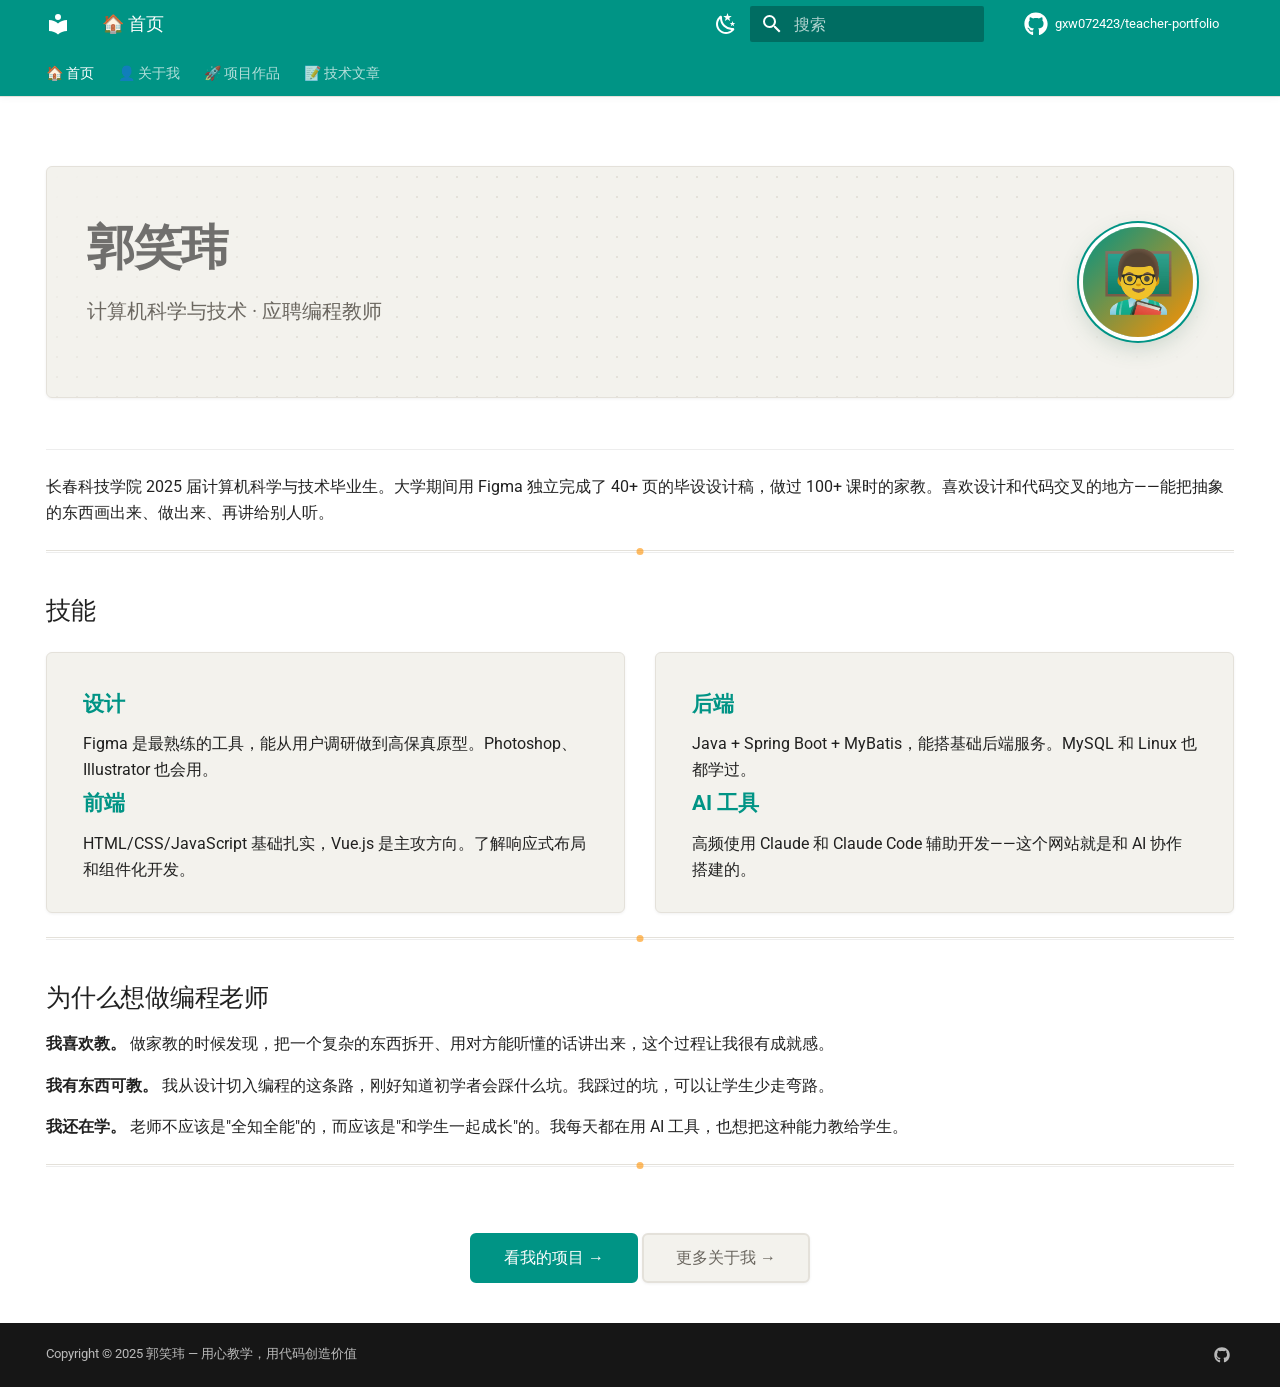
<file: index.html>
<!doctype html>
<html lang="zh" class="no-js">
  <head>
    
      <meta charset="utf-8">
      <meta name="viewport" content="width=device-width,initial-scale=1">
      
        <meta name="description" content="郭笑玮的个人作品集与编程教学站点 — 计算机科学 · UI设计 · 全栈开发">
      
      
        <meta name="author" content="郭笑玮">
      
      
        <link rel="canonical" href="https://gxw072423.github.io/">
      
      
      
        <link rel="next" href="about/">
      
      
        
      
      
      <link rel="icon" href=".">
      <meta name="generator" content="mkdocs-1.6.1, mkdocs-material-9.7.6">
    
    
      
        <title>郭笑玮 — 编程教师</title>
      
    
    
      <link rel="stylesheet" href="assets/stylesheets/main.484c7ddc.min.css">
      
        
        <link rel="stylesheet" href="assets/stylesheets/palette.ab4e12ef.min.css">
      
      


    
    
      
    
    
      
        
        
        <link rel="preconnect" href="https://fonts.gstatic.com" crossorigin>
        <link rel="stylesheet" href="https://fonts.googleapis.com/css?family=Roboto:300,300i,400,400i,700,700i%7CRoboto+Mono:400,400i,700,700i&display=fallback">
        <style>:root{--md-text-font:"Roboto";--md-code-font:"Roboto Mono"}</style>
      
    
    
      <link rel="stylesheet" href="stylesheets/extra.css">
    
    <script>__md_scope=new URL(".",location),__md_hash=e=>[...e].reduce(((e,_)=>(e<<5)-e+_.charCodeAt(0)),0),__md_get=(e,_=localStorage,t=__md_scope)=>JSON.parse(_.getItem(t.pathname+"."+e)),__md_set=(e,_,t=localStorage,a=__md_scope)=>{try{t.setItem(a.pathname+"."+e,JSON.stringify(_))}catch(e){}}</script>
    
      
  


    
    
  </head>
  
  
    
    
      
    
    
    
    
    <body dir="ltr" data-md-color-scheme="default" data-md-color-primary="teal" data-md-color-accent="orange">
  
    
    <input class="md-toggle" data-md-toggle="drawer" type="checkbox" id="__drawer" autocomplete="off">
    <input class="md-toggle" data-md-toggle="search" type="checkbox" id="__search" autocomplete="off">
    <label class="md-overlay" for="__drawer"></label>
    <div data-md-component="skip">
      
        
        <a href="#_1" class="md-skip">
          跳转至
        </a>
      
    </div>
    <div data-md-component="announce">
      
    </div>
    
    
      

  

<header class="md-header md-header--shadow md-header--lifted" data-md-component="header">
  <nav class="md-header__inner md-grid" aria-label="页眉">
    <a href="." title="郭笑玮 — 编程教师" class="md-header__button md-logo" aria-label="郭笑玮 — 编程教师" data-md-component="logo">
      
  
  <svg xmlns="http://www.w3.org/2000/svg" viewBox="0 0 24 24"><path d="M12 8a3 3 0 0 0 3-3 3 3 0 0 0-3-3 3 3 0 0 0-3 3 3 3 0 0 0 3 3m0 3.54C9.64 9.35 6.5 8 3 8v11c3.5 0 6.64 1.35 9 3.54 2.36-2.19 5.5-3.54 9-3.54V8c-3.5 0-6.64 1.35-9 3.54"/></svg>

    </a>
    <label class="md-header__button md-icon" for="__drawer">
      
      <svg xmlns="http://www.w3.org/2000/svg" viewBox="0 0 24 24"><path d="M3 6h18v2H3zm0 5h18v2H3zm0 5h18v2H3z"/></svg>
    </label>
    <div class="md-header__title" data-md-component="header-title">
      <div class="md-header__ellipsis">
        <div class="md-header__topic">
          <span class="md-ellipsis">
            郭笑玮 — 编程教师
          </span>
        </div>
        <div class="md-header__topic" data-md-component="header-topic">
          <span class="md-ellipsis">
            
              🏠 首页
            
          </span>
        </div>
      </div>
    </div>
    
      
        <form class="md-header__option" data-md-component="palette">
  
    
    
    
    <input class="md-option" data-md-color-media="" data-md-color-scheme="default" data-md-color-primary="teal" data-md-color-accent="orange"  aria-label="切换暗色模式"  type="radio" name="__palette" id="__palette_0">
    
      <label class="md-header__button md-icon" title="切换暗色模式" for="__palette_1" hidden>
        <svg xmlns="http://www.w3.org/2000/svg" viewBox="0 0 24 24"><path d="m17.75 4.09-2.53 1.94.91 3.06-2.63-1.81-2.63 1.81.91-3.06-2.53-1.94L12.44 4l1.06-3 1.06 3zm3.5 6.91-1.64 1.25.59 1.98-1.7-1.17-1.7 1.17.59-1.98L15.75 11l2.06-.05L18.5 9l.69 1.95zm-2.28 4.95c.83-.08 1.72 1.1 1.19 1.85-.32.45-.66.87-1.08 1.27C15.17 23 8.84 23 4.94 19.07c-3.91-3.9-3.91-10.24 0-14.14.4-.4.82-.76 1.27-1.08.75-.53 1.93.36 1.85 1.19-.27 2.86.69 5.83 2.89 8.02a9.96 9.96 0 0 0 8.02 2.89m-1.64 2.02a12.08 12.08 0 0 1-7.8-3.47c-2.17-2.19-3.33-5-3.49-7.82-2.81 3.14-2.7 7.96.31 10.98 3.02 3.01 7.84 3.12 10.98.31"/></svg>
      </label>
    
  
    
    
    
    <input class="md-option" data-md-color-media="" data-md-color-scheme="slate" data-md-color-primary="teal" data-md-color-accent="orange"  aria-label="切换亮色模式"  type="radio" name="__palette" id="__palette_1">
    
      <label class="md-header__button md-icon" title="切换亮色模式" for="__palette_0" hidden>
        <svg xmlns="http://www.w3.org/2000/svg" viewBox="0 0 24 24"><path d="M12 7a5 5 0 0 1 5 5 5 5 0 0 1-5 5 5 5 0 0 1-5-5 5 5 0 0 1 5-5m0 2a3 3 0 0 0-3 3 3 3 0 0 0 3 3 3 3 0 0 0 3-3 3 3 0 0 0-3-3m0-7 2.39 3.42C13.65 5.15 12.84 5 12 5s-1.65.15-2.39.42zM3.34 7l4.16-.35A7.2 7.2 0 0 0 5.94 8.5c-.44.74-.69 1.5-.83 2.29zm.02 10 1.76-3.77a7.131 7.131 0 0 0 2.38 4.14zM20.65 7l-1.77 3.79a7.02 7.02 0 0 0-2.38-4.15zm-.01 10-4.14.36c.59-.51 1.12-1.14 1.54-1.86.42-.73.69-1.5.83-2.29zM12 22l-2.41-3.44c.74.27 1.55.44 2.41.44.82 0 1.63-.17 2.37-.44z"/></svg>
      </label>
    
  
</form>
      
    
    
      <script>var palette=__md_get("__palette");if(palette&&palette.color){if("(prefers-color-scheme)"===palette.color.media){var media=matchMedia("(prefers-color-scheme: light)"),input=document.querySelector(media.matches?"[data-md-color-media='(prefers-color-scheme: light)']":"[data-md-color-media='(prefers-color-scheme: dark)']");palette.color.media=input.getAttribute("data-md-color-media"),palette.color.scheme=input.getAttribute("data-md-color-scheme"),palette.color.primary=input.getAttribute("data-md-color-primary"),palette.color.accent=input.getAttribute("data-md-color-accent")}for(var[key,value]of Object.entries(palette.color))document.body.setAttribute("data-md-color-"+key,value)}</script>
    
    
    
      
      
        <label class="md-header__button md-icon" for="__search">
          
          <svg xmlns="http://www.w3.org/2000/svg" viewBox="0 0 24 24"><path d="M9.5 3A6.5 6.5 0 0 1 16 9.5c0 1.61-.59 3.09-1.56 4.23l.27.27h.79l5 5-1.5 1.5-5-5v-.79l-.27-.27A6.52 6.52 0 0 1 9.5 16 6.5 6.5 0 0 1 3 9.5 6.5 6.5 0 0 1 9.5 3m0 2C7 5 5 7 5 9.5S7 14 9.5 14 14 12 14 9.5 12 5 9.5 5"/></svg>
        </label>
        <div class="md-search" data-md-component="search" role="dialog">
  <label class="md-search__overlay" for="__search"></label>
  <div class="md-search__inner" role="search">
    <form class="md-search__form" name="search">
      <input type="text" class="md-search__input" name="query" aria-label="搜索" placeholder="搜索" autocapitalize="off" autocorrect="off" autocomplete="off" spellcheck="false" data-md-component="search-query" required>
      <label class="md-search__icon md-icon" for="__search">
        
        <svg xmlns="http://www.w3.org/2000/svg" viewBox="0 0 24 24"><path d="M9.5 3A6.5 6.5 0 0 1 16 9.5c0 1.61-.59 3.09-1.56 4.23l.27.27h.79l5 5-1.5 1.5-5-5v-.79l-.27-.27A6.52 6.52 0 0 1 9.5 16 6.5 6.5 0 0 1 3 9.5 6.5 6.5 0 0 1 9.5 3m0 2C7 5 5 7 5 9.5S7 14 9.5 14 14 12 14 9.5 12 5 9.5 5"/></svg>
        
        <svg xmlns="http://www.w3.org/2000/svg" viewBox="0 0 24 24"><path d="M20 11v2H8l5.5 5.5-1.42 1.42L4.16 12l7.92-7.92L13.5 5.5 8 11z"/></svg>
      </label>
      <nav class="md-search__options" aria-label="查找">
        
          <a href="javascript:void(0)" class="md-search__icon md-icon" title="分享" aria-label="分享" data-clipboard data-clipboard-text="" data-md-component="search-share" tabindex="-1">
            
            <svg xmlns="http://www.w3.org/2000/svg" viewBox="0 0 24 24"><path d="M18 16.08c-.76 0-1.44.3-1.96.77L8.91 12.7c.05-.23.09-.46.09-.7s-.04-.47-.09-.7l7.05-4.11c.54.5 1.25.81 2.04.81a3 3 0 0 0 3-3 3 3 0 0 0-3-3 3 3 0 0 0-3 3c0 .24.04.47.09.7L8.04 9.81C7.5 9.31 6.79 9 6 9a3 3 0 0 0-3 3 3 3 0 0 0 3 3c.79 0 1.5-.31 2.04-.81l7.12 4.15c-.05.21-.08.43-.08.66 0 1.61 1.31 2.91 2.92 2.91s2.92-1.3 2.92-2.91A2.92 2.92 0 0 0 18 16.08"/></svg>
          </a>
        
        <button type="reset" class="md-search__icon md-icon" title="清空当前内容" aria-label="清空当前内容" tabindex="-1">
          
          <svg xmlns="http://www.w3.org/2000/svg" viewBox="0 0 24 24"><path d="M19 6.41 17.59 5 12 10.59 6.41 5 5 6.41 10.59 12 5 17.59 6.41 19 12 13.41 17.59 19 19 17.59 13.41 12z"/></svg>
        </button>
      </nav>
      
        <div class="md-search__suggest" data-md-component="search-suggest"></div>
      
    </form>
    <div class="md-search__output">
      <div class="md-search__scrollwrap" tabindex="0" data-md-scrollfix>
        <div class="md-search-result" data-md-component="search-result">
          <div class="md-search-result__meta">
            正在初始化搜索引擎
          </div>
          <ol class="md-search-result__list" role="presentation"></ol>
        </div>
      </div>
    </div>
  </div>
</div>
      
    
    
      <div class="md-header__source">
        <a href="https://github.com/gxw072423/teacher-portfolio" title="前往仓库" class="md-source" data-md-component="source">
  <div class="md-source__icon md-icon">
    
    <svg xmlns="http://www.w3.org/2000/svg" viewBox="0 0 512 512"><!--! Font Awesome Free 7.1.0 by @fontawesome - https://fontawesome.com License - https://fontawesome.com/license/free (Icons: CC BY 4.0, Fonts: SIL OFL 1.1, Code: MIT License) Copyright 2025 Fonticons, Inc.--><path d="M173.9 397.4c0 2-2.3 3.6-5.2 3.6-3.3.3-5.6-1.3-5.6-3.6 0-2 2.3-3.6 5.2-3.6 3-.3 5.6 1.3 5.6 3.6m-31.1-4.5c-.7 2 1.3 4.3 4.3 4.9 2.6 1 5.6 0 6.2-2s-1.3-4.3-4.3-5.2c-2.6-.7-5.5.3-6.2 2.3m44.2-1.7c-2.9.7-4.9 2.6-4.6 4.9.3 2 2.9 3.3 5.9 2.6 2.9-.7 4.9-2.6 4.6-4.6-.3-1.9-3-3.2-5.9-2.9M252.8 8C114.1 8 8 113.3 8 252c0 110.9 69.8 205.8 169.5 239.2 12.8 2.3 17.3-5.6 17.3-12.1 0-6.2-.3-40.4-.3-61.4 0 0-70 15-84.7-29.8 0 0-11.4-29.1-27.8-36.6 0 0-22.9-15.7 1.6-15.4 0 0 24.9 2 38.6 25.8 21.9 38.6 58.6 27.5 72.9 20.9 2.3-16 8.8-27.1 16-33.7-55.9-6.2-112.3-14.3-112.3-110.5 0-27.5 7.6-41.3 23.6-58.9-2.6-6.5-11.1-33.3 2.6-67.9 20.9-6.5 69 27 69 27 20-5.6 41.5-8.5 62.8-8.5s42.8 2.9 62.8 8.5c0 0 48.1-33.6 69-27 13.7 34.7 5.2 61.4 2.6 67.9 16 17.7 25.8 31.5 25.8 58.9 0 96.5-58.9 104.2-114.8 110.5 9.2 7.9 17 22.9 17 46.4 0 33.7-.3 75.4-.3 83.6 0 6.5 4.6 14.4 17.3 12.1C436.2 457.8 504 362.9 504 252 504 113.3 391.5 8 252.8 8M105.2 352.9c-1.3 1-1 3.3.7 5.2 1.6 1.6 3.9 2.3 5.2 1 1.3-1 1-3.3-.7-5.2-1.6-1.6-3.9-2.3-5.2-1m-10.8-8.1c-.7 1.3.3 2.9 2.3 3.9 1.6 1 3.6.7 4.3-.7.7-1.3-.3-2.9-2.3-3.9-2-.6-3.6-.3-4.3.7m32.4 35.6c-1.6 1.3-1 4.3 1.3 6.2 2.3 2.3 5.2 2.6 6.5 1 1.3-1.3.7-4.3-1.3-6.2-2.2-2.3-5.2-2.6-6.5-1m-11.4-14.7c-1.6 1-1.6 3.6 0 5.9s4.3 3.3 5.6 2.3c1.6-1.3 1.6-3.9 0-6.2-1.4-2.3-4-3.3-5.6-2"/></svg>
  </div>
  <div class="md-source__repository">
    gxw072423/teacher-portfolio
  </div>
</a>
      </div>
    
  </nav>
  
    
      
<nav class="md-tabs" aria-label="标签" data-md-component="tabs">
  <div class="md-grid">
    <ul class="md-tabs__list">
      
        
  
  
  
    
  
  
    <li class="md-tabs__item md-tabs__item--active">
      <a href="." class="md-tabs__link">
        
  
  
    
  
  🏠 首页

      </a>
    </li>
  

      
        
  
  
  
  
    <li class="md-tabs__item">
      <a href="about/" class="md-tabs__link">
        
  
  
    
  
  👤 关于我

      </a>
    </li>
  

      
        
  
  
  
  
    <li class="md-tabs__item">
      <a href="projects/" class="md-tabs__link">
        
  
  
    
  
  🚀 项目作品

      </a>
    </li>
  

      
        
  
  
  
  
    <li class="md-tabs__item">
      <a href="blog/" class="md-tabs__link">
        
  
  
    
  
  📝 技术文章

      </a>
    </li>
  

      
    </ul>
  </div>
</nav>
    
  
</header>
    
    <div class="md-container" data-md-component="container">
      
      
        
      
      <main class="md-main" data-md-component="main">
        <div class="md-main__inner md-grid">
          
            
              
                
              
              <div class="md-sidebar md-sidebar--primary" data-md-component="sidebar" data-md-type="navigation" hidden>
                <div class="md-sidebar__scrollwrap">
                  <div class="md-sidebar__inner">
                    


  


<nav class="md-nav md-nav--primary md-nav--lifted" aria-label="导航栏" data-md-level="0">
  <label class="md-nav__title" for="__drawer">
    <a href="." title="郭笑玮 — 编程教师" class="md-nav__button md-logo" aria-label="郭笑玮 — 编程教师" data-md-component="logo">
      
  
  <svg xmlns="http://www.w3.org/2000/svg" viewBox="0 0 24 24"><path d="M12 8a3 3 0 0 0 3-3 3 3 0 0 0-3-3 3 3 0 0 0-3 3 3 3 0 0 0 3 3m0 3.54C9.64 9.35 6.5 8 3 8v11c3.5 0 6.64 1.35 9 3.54 2.36-2.19 5.5-3.54 9-3.54V8c-3.5 0-6.64 1.35-9 3.54"/></svg>

    </a>
    郭笑玮 — 编程教师
  </label>
  
    <div class="md-nav__source">
      <a href="https://github.com/gxw072423/teacher-portfolio" title="前往仓库" class="md-source" data-md-component="source">
  <div class="md-source__icon md-icon">
    
    <svg xmlns="http://www.w3.org/2000/svg" viewBox="0 0 512 512"><!--! Font Awesome Free 7.1.0 by @fontawesome - https://fontawesome.com License - https://fontawesome.com/license/free (Icons: CC BY 4.0, Fonts: SIL OFL 1.1, Code: MIT License) Copyright 2025 Fonticons, Inc.--><path d="M173.9 397.4c0 2-2.3 3.6-5.2 3.6-3.3.3-5.6-1.3-5.6-3.6 0-2 2.3-3.6 5.2-3.6 3-.3 5.6 1.3 5.6 3.6m-31.1-4.5c-.7 2 1.3 4.3 4.3 4.9 2.6 1 5.6 0 6.2-2s-1.3-4.3-4.3-5.2c-2.6-.7-5.5.3-6.2 2.3m44.2-1.7c-2.9.7-4.9 2.6-4.6 4.9.3 2 2.9 3.3 5.9 2.6 2.9-.7 4.9-2.6 4.6-4.6-.3-1.9-3-3.2-5.9-2.9M252.8 8C114.1 8 8 113.3 8 252c0 110.9 69.8 205.8 169.5 239.2 12.8 2.3 17.3-5.6 17.3-12.1 0-6.2-.3-40.4-.3-61.4 0 0-70 15-84.7-29.8 0 0-11.4-29.1-27.8-36.6 0 0-22.9-15.7 1.6-15.4 0 0 24.9 2 38.6 25.8 21.9 38.6 58.6 27.5 72.9 20.9 2.3-16 8.8-27.1 16-33.7-55.9-6.2-112.3-14.3-112.3-110.5 0-27.5 7.6-41.3 23.6-58.9-2.6-6.5-11.1-33.3 2.6-67.9 20.9-6.5 69 27 69 27 20-5.6 41.5-8.5 62.8-8.5s42.8 2.9 62.8 8.5c0 0 48.1-33.6 69-27 13.7 34.7 5.2 61.4 2.6 67.9 16 17.7 25.8 31.5 25.8 58.9 0 96.5-58.9 104.2-114.8 110.5 9.2 7.9 17 22.9 17 46.4 0 33.7-.3 75.4-.3 83.6 0 6.5 4.6 14.4 17.3 12.1C436.2 457.8 504 362.9 504 252 504 113.3 391.5 8 252.8 8M105.2 352.9c-1.3 1-1 3.3.7 5.2 1.6 1.6 3.9 2.3 5.2 1 1.3-1 1-3.3-.7-5.2-1.6-1.6-3.9-2.3-5.2-1m-10.8-8.1c-.7 1.3.3 2.9 2.3 3.9 1.6 1 3.6.7 4.3-.7.7-1.3-.3-2.9-2.3-3.9-2-.6-3.6-.3-4.3.7m32.4 35.6c-1.6 1.3-1 4.3 1.3 6.2 2.3 2.3 5.2 2.6 6.5 1 1.3-1.3.7-4.3-1.3-6.2-2.2-2.3-5.2-2.6-6.5-1m-11.4-14.7c-1.6 1-1.6 3.6 0 5.9s4.3 3.3 5.6 2.3c1.6-1.3 1.6-3.9 0-6.2-1.4-2.3-4-3.3-5.6-2"/></svg>
  </div>
  <div class="md-source__repository">
    gxw072423/teacher-portfolio
  </div>
</a>
    </div>
  
  <ul class="md-nav__list" data-md-scrollfix>
    
      
      
  
  
    
  
  
  
    <li class="md-nav__item md-nav__item--active">
      
      <input class="md-nav__toggle md-toggle" type="checkbox" id="__toc">
      
      
        
      
      
        <label class="md-nav__link md-nav__link--active" for="__toc">
          
  
  
  <span class="md-ellipsis">
    
  
    🏠 首页
  

    
  </span>
  
  

          <span class="md-nav__icon md-icon"></span>
        </label>
      
      <a href="." class="md-nav__link md-nav__link--active">
        
  
  
  <span class="md-ellipsis">
    
  
    🏠 首页
  

    
  </span>
  
  

      </a>
      
        

<nav class="md-nav md-nav--secondary" aria-label="目录">
  
  
  
    
  
  
    <label class="md-nav__title" for="__toc">
      <span class="md-nav__icon md-icon"></span>
      目录
    </label>
    <ul class="md-nav__list" data-md-component="toc" data-md-scrollfix>
      
        <li class="md-nav__item">
  <a href="#_2" class="md-nav__link">
    <span class="md-ellipsis">
      
        技能
      
    </span>
  </a>
  
</li>
      
        <li class="md-nav__item">
  <a href="#_3" class="md-nav__link">
    <span class="md-ellipsis">
      
        为什么想做编程老师
      
    </span>
  </a>
  
</li>
      
    </ul>
  
</nav>
      
    </li>
  

    
      
      
  
  
  
  
    <li class="md-nav__item">
      <a href="about/" class="md-nav__link">
        
  
  
  <span class="md-ellipsis">
    
  
    👤 关于我
  

    
  </span>
  
  

      </a>
    </li>
  

    
      
      
  
  
  
  
    <li class="md-nav__item">
      <a href="projects/" class="md-nav__link">
        
  
  
  <span class="md-ellipsis">
    
  
    🚀 项目作品
  

    
  </span>
  
  

      </a>
    </li>
  

    
      
      
  
  
  
  
    <li class="md-nav__item">
      <a href="blog/" class="md-nav__link">
        
  
  
  <span class="md-ellipsis">
    
  
    📝 技术文章
  

    
  </span>
  
  

      </a>
    </li>
  

    
  </ul>
</nav>
                  </div>
                </div>
              </div>
            
            
              
                
              
              <div class="md-sidebar md-sidebar--secondary" data-md-component="sidebar" data-md-type="toc" hidden>
                <div class="md-sidebar__scrollwrap">
                  <div class="md-sidebar__inner">
                    

<nav class="md-nav md-nav--secondary" aria-label="目录">
  
  
  
    
  
  
    <label class="md-nav__title" for="__toc">
      <span class="md-nav__icon md-icon"></span>
      目录
    </label>
    <ul class="md-nav__list" data-md-component="toc" data-md-scrollfix>
      
        <li class="md-nav__item">
  <a href="#_2" class="md-nav__link">
    <span class="md-ellipsis">
      
        技能
      
    </span>
  </a>
  
</li>
      
        <li class="md-nav__item">
  <a href="#_3" class="md-nav__link">
    <span class="md-ellipsis">
      
        为什么想做编程老师
      
    </span>
  </a>
  
</li>
      
    </ul>
  
</nav>
                  </div>
                </div>
              </div>
            
          
          
            <div class="md-content" data-md-component="content">
              
                

  



  


              
              <article class="md-content__inner md-typeset">
                
                  
  




<div class="home-hero">
<div>
<h1 id="_1">郭笑玮</h1>
<p>计算机科学与技术 · 应聘编程教师</p>
</div>
<div class="home-avatar">👨‍🏫</div>
</div>
<hr />
<p>长春科技学院 2025 届计算机科学与技术毕业生。大学期间用 Figma 独立完成了 40+ 页的毕设设计稿，做过 100+ 课时的家教。喜欢设计和代码交叉的地方——能把抽象的东西画出来、做出来、再讲给别人听。</p>
<hr class="section-hr">

<h2 id="_2">技能</h2>
<div class="two-col">
<div>
<p><strong>设计</strong></p>
<p>Figma 是最熟练的工具，能从用户调研做到高保真原型。Photoshop、Illustrator 也会用。</p>
<p><strong>前端</strong></p>
<p>HTML/CSS/JavaScript 基础扎实，Vue.js 是主攻方向。了解响应式布局和组件化开发。</p>
</div>
<div>
<p><strong>后端</strong></p>
<p>Java + Spring Boot + MyBatis，能搭基础后端服务。MySQL 和 Linux 也都学过。</p>
<p><strong>AI 工具</strong></p>
<p>高频使用 Claude 和 Claude Code 辅助开发——这个网站就是和 AI 协作搭建的。</p>
</div>
</div>
<hr class="section-hr">

<h2 id="_3">为什么想做编程老师</h2>
<p><strong>我喜欢教。</strong> 做家教的时候发现，把一个复杂的东西拆开、用对方能听懂的话讲出来，这个过程让我很有成就感。</p>
<p><strong>我有东西可教。</strong> 我从设计切入编程的这条路，刚好知道初学者会踩什么坑。我踩过的坑，可以让学生少走弯路。</p>
<p><strong>我还在学。</strong> 老师不应该是"全知全能"的，而应该是"和学生一起成长"的。我每天都在用 AI 工具，也想把这种能力教给学生。</p>
<hr class="section-hr">

<div class="home-buttons">
<p><a class="md-button md-button--primary" href="projects/">看我的项目 →</a>
<a class="md-button" href="about/">更多关于我 →</a></p>
</div>







  
  



  


  


  <form class="md-feedback" name="feedback" hidden>
    <fieldset>
      <legend class="md-feedback__title">
        觉得有帮助吗？
      </legend>
      <div class="md-feedback__inner">
        <div class="md-feedback__list">
          
            <button class="md-feedback__icon md-icon" type="submit" title="有帮助" data-md-value="good">
              <svg xmlns="http://www.w3.org/2000/svg" viewBox="0 0 24 24"><path d="M20 12a8 8 0 0 0-8-8 8 8 0 0 0-8 8 8 8 0 0 0 8 8 8 8 0 0 0 8-8m2 0a10 10 0 0 1-10 10A10 10 0 0 1 2 12 10 10 0 0 1 12 2a10 10 0 0 1 10 10M10 9.5c0 .8-.7 1.5-1.5 1.5S7 10.3 7 9.5 7.7 8 8.5 8s1.5.7 1.5 1.5m7 0c0 .8-.7 1.5-1.5 1.5S14 10.3 14 9.5 14.7 8 15.5 8s1.5.7 1.5 1.5m-5 7.73c-1.75 0-3.29-.73-4.19-1.81L9.23 14c.45.72 1.52 1.23 2.77 1.23s2.32-.51 2.77-1.23l1.42 1.42c-.9 1.08-2.44 1.81-4.19 1.81"/></svg>
            </button>
          
            <button class="md-feedback__icon md-icon" type="submit" title="可以改进" data-md-value="bad">
              <svg xmlns="http://www.w3.org/2000/svg" viewBox="0 0 24 24"><path d="M20 12a8 8 0 0 0-8-8 8 8 0 0 0-8 8 8 8 0 0 0 8 8 8 8 0 0 0 8-8m2 0a10 10 0 0 1-10 10A10 10 0 0 1 2 12 10 10 0 0 1 12 2a10 10 0 0 1 10 10m-6.5-4c.8 0 1.5.7 1.5 1.5s-.7 1.5-1.5 1.5-1.5-.7-1.5-1.5.7-1.5 1.5-1.5M10 9.5c0 .8-.7 1.5-1.5 1.5S7 10.3 7 9.5 7.7 8 8.5 8s1.5.7 1.5 1.5m2 4.5c1.75 0 3.29.72 4.19 1.81l-1.42 1.42C14.32 16.5 13.25 16 12 16s-2.32.5-2.77 1.23l-1.42-1.42C8.71 14.72 10.25 14 12 14"/></svg>
            </button>
          
        </div>
        <div class="md-feedback__note">
          
            <div data-md-value="good" hidden>
              
              
                
              
              
              
                
                
              
              谢谢你的反馈！
            </div>
          
            <div data-md-value="bad" hidden>
              
              
                
              
              
              
                
                
              
              我会继续改进的！
            </div>
          
        </div>
      </div>
    </fieldset>
  </form>


                
              </article>
            </div>
          
          
<script>var target=document.getElementById(location.hash.slice(1));target&&target.name&&(target.checked=target.name.startsWith("__tabbed_"))</script>
        </div>
        
          <button type="button" class="md-top md-icon" data-md-component="top" hidden>
  
  <svg xmlns="http://www.w3.org/2000/svg" viewBox="0 0 24 24"><path d="M13 20h-2V8l-5.5 5.5-1.42-1.42L12 4.16l7.92 7.92-1.42 1.42L13 8z"/></svg>
  回到页面顶部
</button>
        
      </main>
      
        <footer class="md-footer">
  
  <div class="md-footer-meta md-typeset">
    <div class="md-footer-meta__inner md-grid">
      <div class="md-copyright">
  
    <div class="md-copyright__highlight">
      Copyright &copy; 2025 郭笑玮 — 用心教学，用代码创造价值
    </div>
  
  
</div>
      
        
<div class="md-social">
  
    
    
    
    
    <a href="https://github.com/gxw072423" target="_blank" rel="noopener" title="GitHub" class="md-social__link">
      <svg xmlns="http://www.w3.org/2000/svg" viewBox="0 0 512 512"><!--! Font Awesome Free 7.1.0 by @fontawesome - https://fontawesome.com License - https://fontawesome.com/license/free (Icons: CC BY 4.0, Fonts: SIL OFL 1.1, Code: MIT License) Copyright 2025 Fonticons, Inc.--><path d="M173.9 397.4c0 2-2.3 3.6-5.2 3.6-3.3.3-5.6-1.3-5.6-3.6 0-2 2.3-3.6 5.2-3.6 3-.3 5.6 1.3 5.6 3.6m-31.1-4.5c-.7 2 1.3 4.3 4.3 4.9 2.6 1 5.6 0 6.2-2s-1.3-4.3-4.3-5.2c-2.6-.7-5.5.3-6.2 2.3m44.2-1.7c-2.9.7-4.9 2.6-4.6 4.9.3 2 2.9 3.3 5.9 2.6 2.9-.7 4.9-2.6 4.6-4.6-.3-1.9-3-3.2-5.9-2.9M252.8 8C114.1 8 8 113.3 8 252c0 110.9 69.8 205.8 169.5 239.2 12.8 2.3 17.3-5.6 17.3-12.1 0-6.2-.3-40.4-.3-61.4 0 0-70 15-84.7-29.8 0 0-11.4-29.1-27.8-36.6 0 0-22.9-15.7 1.6-15.4 0 0 24.9 2 38.6 25.8 21.9 38.6 58.6 27.5 72.9 20.9 2.3-16 8.8-27.1 16-33.7-55.9-6.2-112.3-14.3-112.3-110.5 0-27.5 7.6-41.3 23.6-58.9-2.6-6.5-11.1-33.3 2.6-67.9 20.9-6.5 69 27 69 27 20-5.6 41.5-8.5 62.8-8.5s42.8 2.9 62.8 8.5c0 0 48.1-33.6 69-27 13.7 34.7 5.2 61.4 2.6 67.9 16 17.7 25.8 31.5 25.8 58.9 0 96.5-58.9 104.2-114.8 110.5 9.2 7.9 17 22.9 17 46.4 0 33.7-.3 75.4-.3 83.6 0 6.5 4.6 14.4 17.3 12.1C436.2 457.8 504 362.9 504 252 504 113.3 391.5 8 252.8 8M105.2 352.9c-1.3 1-1 3.3.7 5.2 1.6 1.6 3.9 2.3 5.2 1 1.3-1 1-3.3-.7-5.2-1.6-1.6-3.9-2.3-5.2-1m-10.8-8.1c-.7 1.3.3 2.9 2.3 3.9 1.6 1 3.6.7 4.3-.7.7-1.3-.3-2.9-2.3-3.9-2-.6-3.6-.3-4.3.7m32.4 35.6c-1.6 1.3-1 4.3 1.3 6.2 2.3 2.3 5.2 2.6 6.5 1 1.3-1.3.7-4.3-1.3-6.2-2.2-2.3-5.2-2.6-6.5-1m-11.4-14.7c-1.6 1-1.6 3.6 0 5.9s4.3 3.3 5.6 2.3c1.6-1.3 1.6-3.9 0-6.2-1.4-2.3-4-3.3-5.6-2"/></svg>
    </a>
  
</div>
      
    </div>
  </div>
</footer>
      
    </div>
    <div class="md-dialog" data-md-component="dialog">
      <div class="md-dialog__inner md-typeset"></div>
    </div>
    
      <div class="md-progress" data-md-component="progress" role="progressbar"></div>
    
    
    
      
      
      <script id="__config" type="application/json">{"annotate": null, "base": ".", "features": ["navigation.instant", "navigation.instant.progress", "navigation.tracking", "navigation.tabs", "navigation.tabs.sticky", "navigation.top", "navigation.path", "navigation.indexes", "search.suggest", "search.highlight", "search.share", "content.code.copy", "content.code.annotate", "content.action.edit", "toc.follow", "header.autohide"], "search": "assets/javascripts/workers/search.2c215733.min.js", "tags": null, "translations": {"clipboard.copied": "\u5df2\u590d\u5236", "clipboard.copy": "\u590d\u5236", "search.result.more.one": "\u5728\u8be5\u9875\u4e0a\u8fd8\u6709 1 \u4e2a\u7b26\u5408\u6761\u4ef6\u7684\u7ed3\u679c", "search.result.more.other": "\u5728\u8be5\u9875\u4e0a\u8fd8\u6709 # \u4e2a\u7b26\u5408\u6761\u4ef6\u7684\u7ed3\u679c", "search.result.none": "\u6ca1\u6709\u627e\u5230\u7b26\u5408\u6761\u4ef6\u7684\u7ed3\u679c", "search.result.one": "\u627e\u5230 1 \u4e2a\u7b26\u5408\u6761\u4ef6\u7684\u7ed3\u679c", "search.result.other": "# \u4e2a\u7b26\u5408\u6761\u4ef6\u7684\u7ed3\u679c", "search.result.placeholder": "\u952e\u5165\u4ee5\u5f00\u59cb\u641c\u7d22", "search.result.term.missing": "\u7f3a\u5c11", "select.version": "\u9009\u62e9\u5f53\u524d\u7248\u672c"}, "version": null}</script>
    
    
      <script src="assets/javascripts/bundle.79ae519e.min.js"></script>
      
    
  </body>
</html>
</file>
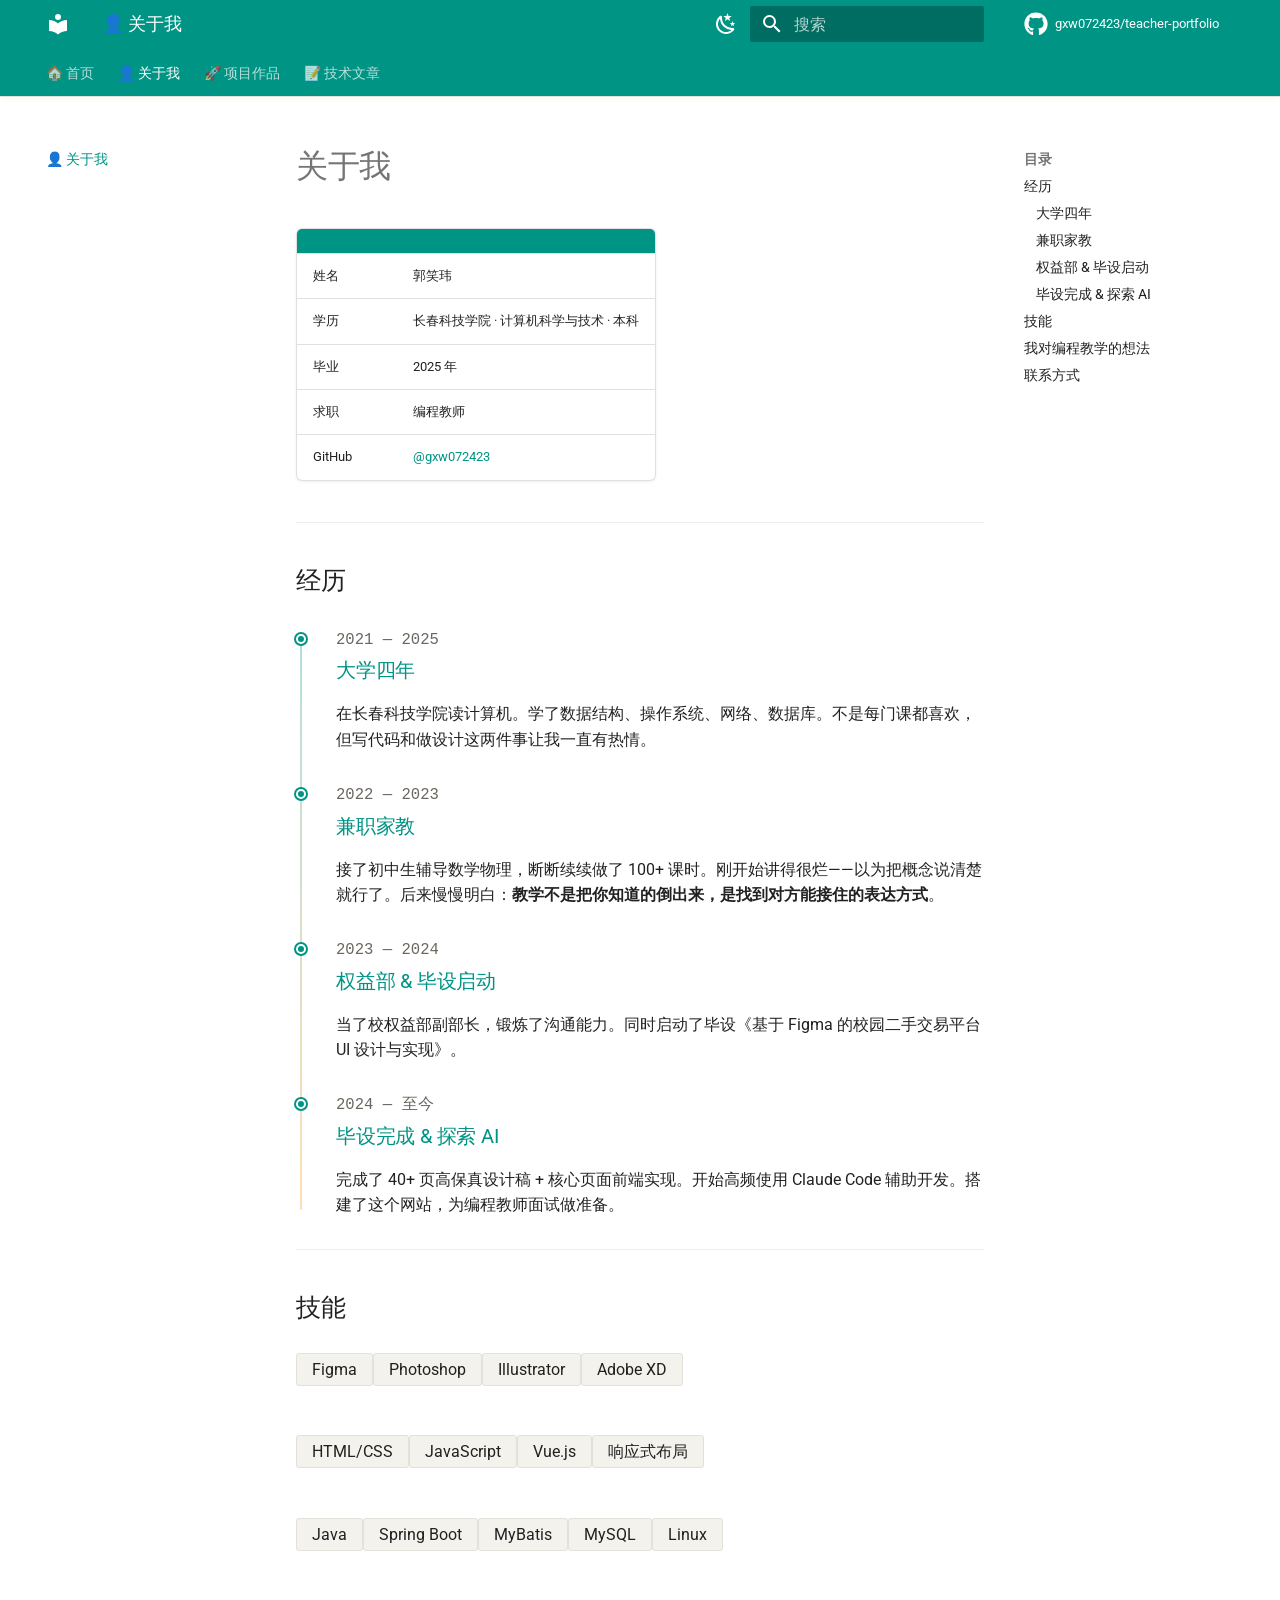
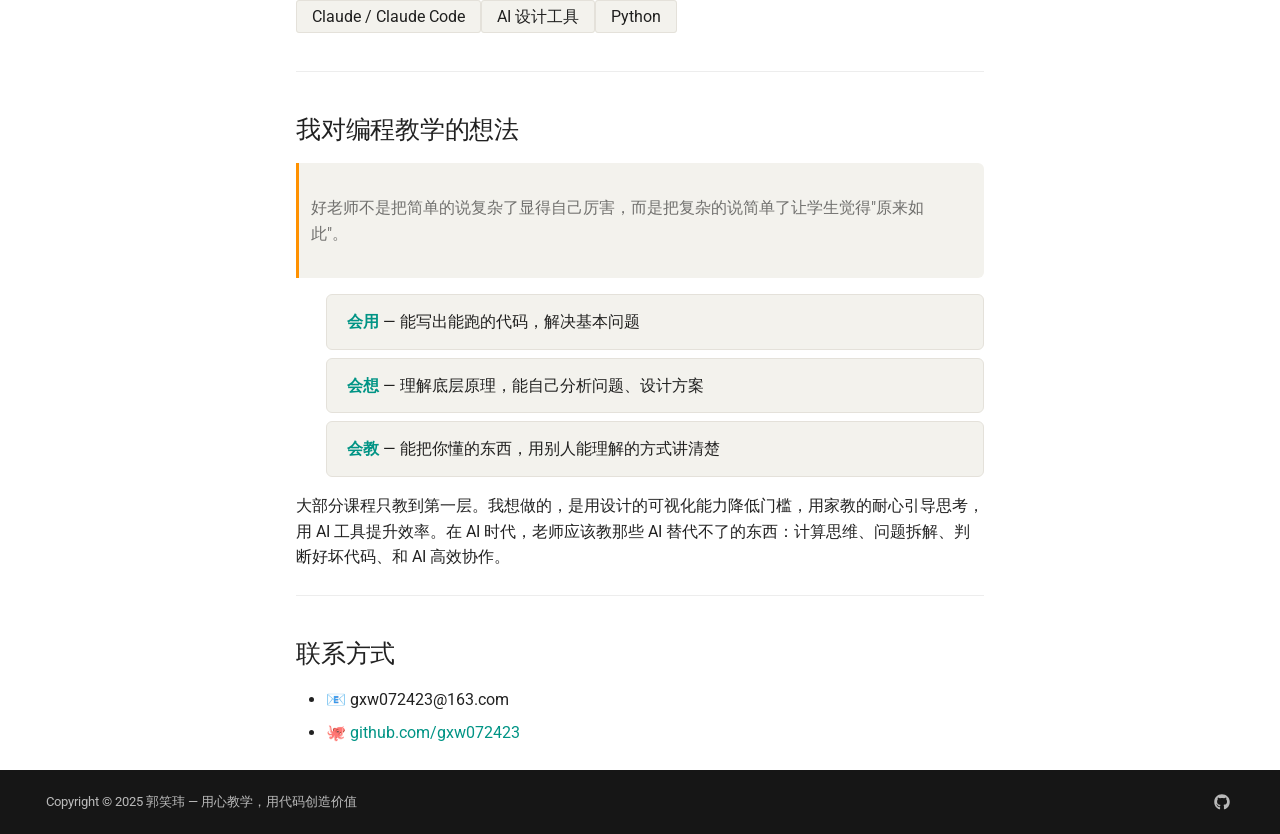
<file: about/index.html>
<!doctype html>
<html lang="zh" class="no-js">
  <head>
    
      <meta charset="utf-8">
      <meta name="viewport" content="width=device-width,initial-scale=1">
      
        <meta name="description" content="郭笑玮的个人作品集与编程教学站点 — 计算机科学 · UI设计 · 全栈开发">
      
      
        <meta name="author" content="郭笑玮">
      
      
        <link rel="canonical" href="https://gxw072423.github.io/about/">
      
      
        <link rel="prev" href="..">
      
      
        <link rel="next" href="../projects/">
      
      
        
      
      
      <link rel="icon" href="..">
      <meta name="generator" content="mkdocs-1.6.1, mkdocs-material-9.7.6">
    
    
      
        <title>👤 关于我 - 郭笑玮 — 编程教师</title>
      
    
    
      <link rel="stylesheet" href="../assets/stylesheets/main.484c7ddc.min.css">
      
        
        <link rel="stylesheet" href="../assets/stylesheets/palette.ab4e12ef.min.css">
      
      


    
    
      
    
    
      
        
        
        <link rel="preconnect" href="https://fonts.gstatic.com" crossorigin>
        <link rel="stylesheet" href="https://fonts.googleapis.com/css?family=Roboto:300,300i,400,400i,700,700i%7CRoboto+Mono:400,400i,700,700i&display=fallback">
        <style>:root{--md-text-font:"Roboto";--md-code-font:"Roboto Mono"}</style>
      
    
    
      <link rel="stylesheet" href="../stylesheets/extra.css">
    
    <script>__md_scope=new URL("..",location),__md_hash=e=>[...e].reduce(((e,_)=>(e<<5)-e+_.charCodeAt(0)),0),__md_get=(e,_=localStorage,t=__md_scope)=>JSON.parse(_.getItem(t.pathname+"."+e)),__md_set=(e,_,t=localStorage,a=__md_scope)=>{try{t.setItem(a.pathname+"."+e,JSON.stringify(_))}catch(e){}}</script>
    
      
  


    
    
  </head>
  
  
    
    
      
    
    
    
    
    <body dir="ltr" data-md-color-scheme="default" data-md-color-primary="teal" data-md-color-accent="orange">
  
    
    <input class="md-toggle" data-md-toggle="drawer" type="checkbox" id="__drawer" autocomplete="off">
    <input class="md-toggle" data-md-toggle="search" type="checkbox" id="__search" autocomplete="off">
    <label class="md-overlay" for="__drawer"></label>
    <div data-md-component="skip">
      
        
        <a href="#_1" class="md-skip">
          跳转至
        </a>
      
    </div>
    <div data-md-component="announce">
      
    </div>
    
    
      

  

<header class="md-header md-header--shadow md-header--lifted" data-md-component="header">
  <nav class="md-header__inner md-grid" aria-label="页眉">
    <a href=".." title="郭笑玮 — 编程教师" class="md-header__button md-logo" aria-label="郭笑玮 — 编程教师" data-md-component="logo">
      
  
  <svg xmlns="http://www.w3.org/2000/svg" viewBox="0 0 24 24"><path d="M12 8a3 3 0 0 0 3-3 3 3 0 0 0-3-3 3 3 0 0 0-3 3 3 3 0 0 0 3 3m0 3.54C9.64 9.35 6.5 8 3 8v11c3.5 0 6.64 1.35 9 3.54 2.36-2.19 5.5-3.54 9-3.54V8c-3.5 0-6.64 1.35-9 3.54"/></svg>

    </a>
    <label class="md-header__button md-icon" for="__drawer">
      
      <svg xmlns="http://www.w3.org/2000/svg" viewBox="0 0 24 24"><path d="M3 6h18v2H3zm0 5h18v2H3zm0 5h18v2H3z"/></svg>
    </label>
    <div class="md-header__title" data-md-component="header-title">
      <div class="md-header__ellipsis">
        <div class="md-header__topic">
          <span class="md-ellipsis">
            郭笑玮 — 编程教师
          </span>
        </div>
        <div class="md-header__topic" data-md-component="header-topic">
          <span class="md-ellipsis">
            
              👤 关于我
            
          </span>
        </div>
      </div>
    </div>
    
      
        <form class="md-header__option" data-md-component="palette">
  
    
    
    
    <input class="md-option" data-md-color-media="" data-md-color-scheme="default" data-md-color-primary="teal" data-md-color-accent="orange"  aria-label="切换暗色模式"  type="radio" name="__palette" id="__palette_0">
    
      <label class="md-header__button md-icon" title="切换暗色模式" for="__palette_1" hidden>
        <svg xmlns="http://www.w3.org/2000/svg" viewBox="0 0 24 24"><path d="m17.75 4.09-2.53 1.94.91 3.06-2.63-1.81-2.63 1.81.91-3.06-2.53-1.94L12.44 4l1.06-3 1.06 3zm3.5 6.91-1.64 1.25.59 1.98-1.7-1.17-1.7 1.17.59-1.98L15.75 11l2.06-.05L18.5 9l.69 1.95zm-2.28 4.95c.83-.08 1.72 1.1 1.19 1.85-.32.45-.66.87-1.08 1.27C15.17 23 8.84 23 4.94 19.07c-3.91-3.9-3.91-10.24 0-14.14.4-.4.82-.76 1.27-1.08.75-.53 1.93.36 1.85 1.19-.27 2.86.69 5.83 2.89 8.02a9.96 9.96 0 0 0 8.02 2.89m-1.64 2.02a12.08 12.08 0 0 1-7.8-3.47c-2.17-2.19-3.33-5-3.49-7.82-2.81 3.14-2.7 7.96.31 10.98 3.02 3.01 7.84 3.12 10.98.31"/></svg>
      </label>
    
  
    
    
    
    <input class="md-option" data-md-color-media="" data-md-color-scheme="slate" data-md-color-primary="teal" data-md-color-accent="orange"  aria-label="切换亮色模式"  type="radio" name="__palette" id="__palette_1">
    
      <label class="md-header__button md-icon" title="切换亮色模式" for="__palette_0" hidden>
        <svg xmlns="http://www.w3.org/2000/svg" viewBox="0 0 24 24"><path d="M12 7a5 5 0 0 1 5 5 5 5 0 0 1-5 5 5 5 0 0 1-5-5 5 5 0 0 1 5-5m0 2a3 3 0 0 0-3 3 3 3 0 0 0 3 3 3 3 0 0 0 3-3 3 3 0 0 0-3-3m0-7 2.39 3.42C13.65 5.15 12.84 5 12 5s-1.65.15-2.39.42zM3.34 7l4.16-.35A7.2 7.2 0 0 0 5.94 8.5c-.44.74-.69 1.5-.83 2.29zm.02 10 1.76-3.77a7.131 7.131 0 0 0 2.38 4.14zM20.65 7l-1.77 3.79a7.02 7.02 0 0 0-2.38-4.15zm-.01 10-4.14.36c.59-.51 1.12-1.14 1.54-1.86.42-.73.69-1.5.83-2.29zM12 22l-2.41-3.44c.74.27 1.55.44 2.41.44.82 0 1.63-.17 2.37-.44z"/></svg>
      </label>
    
  
</form>
      
    
    
      <script>var palette=__md_get("__palette");if(palette&&palette.color){if("(prefers-color-scheme)"===palette.color.media){var media=matchMedia("(prefers-color-scheme: light)"),input=document.querySelector(media.matches?"[data-md-color-media='(prefers-color-scheme: light)']":"[data-md-color-media='(prefers-color-scheme: dark)']");palette.color.media=input.getAttribute("data-md-color-media"),palette.color.scheme=input.getAttribute("data-md-color-scheme"),palette.color.primary=input.getAttribute("data-md-color-primary"),palette.color.accent=input.getAttribute("data-md-color-accent")}for(var[key,value]of Object.entries(palette.color))document.body.setAttribute("data-md-color-"+key,value)}</script>
    
    
    
      
      
        <label class="md-header__button md-icon" for="__search">
          
          <svg xmlns="http://www.w3.org/2000/svg" viewBox="0 0 24 24"><path d="M9.5 3A6.5 6.5 0 0 1 16 9.5c0 1.61-.59 3.09-1.56 4.23l.27.27h.79l5 5-1.5 1.5-5-5v-.79l-.27-.27A6.52 6.52 0 0 1 9.5 16 6.5 6.5 0 0 1 3 9.5 6.5 6.5 0 0 1 9.5 3m0 2C7 5 5 7 5 9.5S7 14 9.5 14 14 12 14 9.5 12 5 9.5 5"/></svg>
        </label>
        <div class="md-search" data-md-component="search" role="dialog">
  <label class="md-search__overlay" for="__search"></label>
  <div class="md-search__inner" role="search">
    <form class="md-search__form" name="search">
      <input type="text" class="md-search__input" name="query" aria-label="搜索" placeholder="搜索" autocapitalize="off" autocorrect="off" autocomplete="off" spellcheck="false" data-md-component="search-query" required>
      <label class="md-search__icon md-icon" for="__search">
        
        <svg xmlns="http://www.w3.org/2000/svg" viewBox="0 0 24 24"><path d="M9.5 3A6.5 6.5 0 0 1 16 9.5c0 1.61-.59 3.09-1.56 4.23l.27.27h.79l5 5-1.5 1.5-5-5v-.79l-.27-.27A6.52 6.52 0 0 1 9.5 16 6.5 6.5 0 0 1 3 9.5 6.5 6.5 0 0 1 9.5 3m0 2C7 5 5 7 5 9.5S7 14 9.5 14 14 12 14 9.5 12 5 9.5 5"/></svg>
        
        <svg xmlns="http://www.w3.org/2000/svg" viewBox="0 0 24 24"><path d="M20 11v2H8l5.5 5.5-1.42 1.42L4.16 12l7.92-7.92L13.5 5.5 8 11z"/></svg>
      </label>
      <nav class="md-search__options" aria-label="查找">
        
          <a href="javascript:void(0)" class="md-search__icon md-icon" title="分享" aria-label="分享" data-clipboard data-clipboard-text="" data-md-component="search-share" tabindex="-1">
            
            <svg xmlns="http://www.w3.org/2000/svg" viewBox="0 0 24 24"><path d="M18 16.08c-.76 0-1.44.3-1.96.77L8.91 12.7c.05-.23.09-.46.09-.7s-.04-.47-.09-.7l7.05-4.11c.54.5 1.25.81 2.04.81a3 3 0 0 0 3-3 3 3 0 0 0-3-3 3 3 0 0 0-3 3c0 .24.04.47.09.7L8.04 9.81C7.5 9.31 6.79 9 6 9a3 3 0 0 0-3 3 3 3 0 0 0 3 3c.79 0 1.5-.31 2.04-.81l7.12 4.15c-.05.21-.08.43-.08.66 0 1.61 1.31 2.91 2.92 2.91s2.92-1.3 2.92-2.91A2.92 2.92 0 0 0 18 16.08"/></svg>
          </a>
        
        <button type="reset" class="md-search__icon md-icon" title="清空当前内容" aria-label="清空当前内容" tabindex="-1">
          
          <svg xmlns="http://www.w3.org/2000/svg" viewBox="0 0 24 24"><path d="M19 6.41 17.59 5 12 10.59 6.41 5 5 6.41 10.59 12 5 17.59 6.41 19 12 13.41 17.59 19 19 17.59 13.41 12z"/></svg>
        </button>
      </nav>
      
        <div class="md-search__suggest" data-md-component="search-suggest"></div>
      
    </form>
    <div class="md-search__output">
      <div class="md-search__scrollwrap" tabindex="0" data-md-scrollfix>
        <div class="md-search-result" data-md-component="search-result">
          <div class="md-search-result__meta">
            正在初始化搜索引擎
          </div>
          <ol class="md-search-result__list" role="presentation"></ol>
        </div>
      </div>
    </div>
  </div>
</div>
      
    
    
      <div class="md-header__source">
        <a href="https://github.com/gxw072423/teacher-portfolio" title="前往仓库" class="md-source" data-md-component="source">
  <div class="md-source__icon md-icon">
    
    <svg xmlns="http://www.w3.org/2000/svg" viewBox="0 0 512 512"><!--! Font Awesome Free 7.1.0 by @fontawesome - https://fontawesome.com License - https://fontawesome.com/license/free (Icons: CC BY 4.0, Fonts: SIL OFL 1.1, Code: MIT License) Copyright 2025 Fonticons, Inc.--><path d="M173.9 397.4c0 2-2.3 3.6-5.2 3.6-3.3.3-5.6-1.3-5.6-3.6 0-2 2.3-3.6 5.2-3.6 3-.3 5.6 1.3 5.6 3.6m-31.1-4.5c-.7 2 1.3 4.3 4.3 4.9 2.6 1 5.6 0 6.2-2s-1.3-4.3-4.3-5.2c-2.6-.7-5.5.3-6.2 2.3m44.2-1.7c-2.9.7-4.9 2.6-4.6 4.9.3 2 2.9 3.3 5.9 2.6 2.9-.7 4.9-2.6 4.6-4.6-.3-1.9-3-3.2-5.9-2.9M252.8 8C114.1 8 8 113.3 8 252c0 110.9 69.8 205.8 169.5 239.2 12.8 2.3 17.3-5.6 17.3-12.1 0-6.2-.3-40.4-.3-61.4 0 0-70 15-84.7-29.8 0 0-11.4-29.1-27.8-36.6 0 0-22.9-15.7 1.6-15.4 0 0 24.9 2 38.6 25.8 21.9 38.6 58.6 27.5 72.9 20.9 2.3-16 8.8-27.1 16-33.7-55.9-6.2-112.3-14.3-112.3-110.5 0-27.5 7.6-41.3 23.6-58.9-2.6-6.5-11.1-33.3 2.6-67.9 20.9-6.5 69 27 69 27 20-5.6 41.5-8.5 62.8-8.5s42.8 2.9 62.8 8.5c0 0 48.1-33.6 69-27 13.7 34.7 5.2 61.4 2.6 67.9 16 17.7 25.8 31.5 25.8 58.9 0 96.5-58.9 104.2-114.8 110.5 9.2 7.9 17 22.9 17 46.4 0 33.7-.3 75.4-.3 83.6 0 6.5 4.6 14.4 17.3 12.1C436.2 457.8 504 362.9 504 252 504 113.3 391.5 8 252.8 8M105.2 352.9c-1.3 1-1 3.3.7 5.2 1.6 1.6 3.9 2.3 5.2 1 1.3-1 1-3.3-.7-5.2-1.6-1.6-3.9-2.3-5.2-1m-10.8-8.1c-.7 1.3.3 2.9 2.3 3.9 1.6 1 3.6.7 4.3-.7.7-1.3-.3-2.9-2.3-3.9-2-.6-3.6-.3-4.3.7m32.4 35.6c-1.6 1.3-1 4.3 1.3 6.2 2.3 2.3 5.2 2.6 6.5 1 1.3-1.3.7-4.3-1.3-6.2-2.2-2.3-5.2-2.6-6.5-1m-11.4-14.7c-1.6 1-1.6 3.6 0 5.9s4.3 3.3 5.6 2.3c1.6-1.3 1.6-3.9 0-6.2-1.4-2.3-4-3.3-5.6-2"/></svg>
  </div>
  <div class="md-source__repository">
    gxw072423/teacher-portfolio
  </div>
</a>
      </div>
    
  </nav>
  
    
      
<nav class="md-tabs" aria-label="标签" data-md-component="tabs">
  <div class="md-grid">
    <ul class="md-tabs__list">
      
        
  
  
  
  
    <li class="md-tabs__item">
      <a href=".." class="md-tabs__link">
        
  
  
    
  
  🏠 首页

      </a>
    </li>
  

      
        
  
  
  
    
  
  
    <li class="md-tabs__item md-tabs__item--active">
      <a href="./" class="md-tabs__link">
        
  
  
    
  
  👤 关于我

      </a>
    </li>
  

      
        
  
  
  
  
    <li class="md-tabs__item">
      <a href="../projects/" class="md-tabs__link">
        
  
  
    
  
  🚀 项目作品

      </a>
    </li>
  

      
        
  
  
  
  
    <li class="md-tabs__item">
      <a href="../blog/" class="md-tabs__link">
        
  
  
    
  
  📝 技术文章

      </a>
    </li>
  

      
    </ul>
  </div>
</nav>
    
  
</header>
    
    <div class="md-container" data-md-component="container">
      
      
        
      
      <main class="md-main" data-md-component="main">
        <div class="md-main__inner md-grid">
          
            
              
              <div class="md-sidebar md-sidebar--primary" data-md-component="sidebar" data-md-type="navigation" >
                <div class="md-sidebar__scrollwrap">
                  <div class="md-sidebar__inner">
                    


  


<nav class="md-nav md-nav--primary md-nav--lifted" aria-label="导航栏" data-md-level="0">
  <label class="md-nav__title" for="__drawer">
    <a href=".." title="郭笑玮 — 编程教师" class="md-nav__button md-logo" aria-label="郭笑玮 — 编程教师" data-md-component="logo">
      
  
  <svg xmlns="http://www.w3.org/2000/svg" viewBox="0 0 24 24"><path d="M12 8a3 3 0 0 0 3-3 3 3 0 0 0-3-3 3 3 0 0 0-3 3 3 3 0 0 0 3 3m0 3.54C9.64 9.35 6.5 8 3 8v11c3.5 0 6.64 1.35 9 3.54 2.36-2.19 5.5-3.54 9-3.54V8c-3.5 0-6.64 1.35-9 3.54"/></svg>

    </a>
    郭笑玮 — 编程教师
  </label>
  
    <div class="md-nav__source">
      <a href="https://github.com/gxw072423/teacher-portfolio" title="前往仓库" class="md-source" data-md-component="source">
  <div class="md-source__icon md-icon">
    
    <svg xmlns="http://www.w3.org/2000/svg" viewBox="0 0 512 512"><!--! Font Awesome Free 7.1.0 by @fontawesome - https://fontawesome.com License - https://fontawesome.com/license/free (Icons: CC BY 4.0, Fonts: SIL OFL 1.1, Code: MIT License) Copyright 2025 Fonticons, Inc.--><path d="M173.9 397.4c0 2-2.3 3.6-5.2 3.6-3.3.3-5.6-1.3-5.6-3.6 0-2 2.3-3.6 5.2-3.6 3-.3 5.6 1.3 5.6 3.6m-31.1-4.5c-.7 2 1.3 4.3 4.3 4.9 2.6 1 5.6 0 6.2-2s-1.3-4.3-4.3-5.2c-2.6-.7-5.5.3-6.2 2.3m44.2-1.7c-2.9.7-4.9 2.6-4.6 4.9.3 2 2.9 3.3 5.9 2.6 2.9-.7 4.9-2.6 4.6-4.6-.3-1.9-3-3.2-5.9-2.9M252.8 8C114.1 8 8 113.3 8 252c0 110.9 69.8 205.8 169.5 239.2 12.8 2.3 17.3-5.6 17.3-12.1 0-6.2-.3-40.4-.3-61.4 0 0-70 15-84.7-29.8 0 0-11.4-29.1-27.8-36.6 0 0-22.9-15.7 1.6-15.4 0 0 24.9 2 38.6 25.8 21.9 38.6 58.6 27.5 72.9 20.9 2.3-16 8.8-27.1 16-33.7-55.9-6.2-112.3-14.3-112.3-110.5 0-27.5 7.6-41.3 23.6-58.9-2.6-6.5-11.1-33.3 2.6-67.9 20.9-6.5 69 27 69 27 20-5.6 41.5-8.5 62.8-8.5s42.8 2.9 62.8 8.5c0 0 48.1-33.6 69-27 13.7 34.7 5.2 61.4 2.6 67.9 16 17.7 25.8 31.5 25.8 58.9 0 96.5-58.9 104.2-114.8 110.5 9.2 7.9 17 22.9 17 46.4 0 33.7-.3 75.4-.3 83.6 0 6.5 4.6 14.4 17.3 12.1C436.2 457.8 504 362.9 504 252 504 113.3 391.5 8 252.8 8M105.2 352.9c-1.3 1-1 3.3.7 5.2 1.6 1.6 3.9 2.3 5.2 1 1.3-1 1-3.3-.7-5.2-1.6-1.6-3.9-2.3-5.2-1m-10.8-8.1c-.7 1.3.3 2.9 2.3 3.9 1.6 1 3.6.7 4.3-.7.7-1.3-.3-2.9-2.3-3.9-2-.6-3.6-.3-4.3.7m32.4 35.6c-1.6 1.3-1 4.3 1.3 6.2 2.3 2.3 5.2 2.6 6.5 1 1.3-1.3.7-4.3-1.3-6.2-2.2-2.3-5.2-2.6-6.5-1m-11.4-14.7c-1.6 1-1.6 3.6 0 5.9s4.3 3.3 5.6 2.3c1.6-1.3 1.6-3.9 0-6.2-1.4-2.3-4-3.3-5.6-2"/></svg>
  </div>
  <div class="md-source__repository">
    gxw072423/teacher-portfolio
  </div>
</a>
    </div>
  
  <ul class="md-nav__list" data-md-scrollfix>
    
      
      
  
  
  
  
    <li class="md-nav__item">
      <a href=".." class="md-nav__link">
        
  
  
  <span class="md-ellipsis">
    
  
    🏠 首页
  

    
  </span>
  
  

      </a>
    </li>
  

    
      
      
  
  
    
  
  
  
    <li class="md-nav__item md-nav__item--active">
      
      <input class="md-nav__toggle md-toggle" type="checkbox" id="__toc">
      
      
        
      
      
        <label class="md-nav__link md-nav__link--active" for="__toc">
          
  
  
  <span class="md-ellipsis">
    
  
    👤 关于我
  

    
  </span>
  
  

          <span class="md-nav__icon md-icon"></span>
        </label>
      
      <a href="./" class="md-nav__link md-nav__link--active">
        
  
  
  <span class="md-ellipsis">
    
  
    👤 关于我
  

    
  </span>
  
  

      </a>
      
        

<nav class="md-nav md-nav--secondary" aria-label="目录">
  
  
  
    
  
  
    <label class="md-nav__title" for="__toc">
      <span class="md-nav__icon md-icon"></span>
      目录
    </label>
    <ul class="md-nav__list" data-md-component="toc" data-md-scrollfix>
      
        <li class="md-nav__item">
  <a href="#_2" class="md-nav__link">
    <span class="md-ellipsis">
      
        经历
      
    </span>
  </a>
  
    <nav class="md-nav" aria-label="经历">
      <ul class="md-nav__list">
        
          <li class="md-nav__item">
  <a href="#_3" class="md-nav__link">
    <span class="md-ellipsis">
      
        大学四年
      
    </span>
  </a>
  
</li>
        
          <li class="md-nav__item">
  <a href="#_4" class="md-nav__link">
    <span class="md-ellipsis">
      
        兼职家教
      
    </span>
  </a>
  
</li>
        
          <li class="md-nav__item">
  <a href="#_5" class="md-nav__link">
    <span class="md-ellipsis">
      
        权益部 &amp; 毕设启动
      
    </span>
  </a>
  
</li>
        
          <li class="md-nav__item">
  <a href="#ai" class="md-nav__link">
    <span class="md-ellipsis">
      
        毕设完成 &amp; 探索 AI
      
    </span>
  </a>
  
</li>
        
      </ul>
    </nav>
  
</li>
      
        <li class="md-nav__item">
  <a href="#_6" class="md-nav__link">
    <span class="md-ellipsis">
      
        技能
      
    </span>
  </a>
  
</li>
      
        <li class="md-nav__item">
  <a href="#_7" class="md-nav__link">
    <span class="md-ellipsis">
      
        我对编程教学的想法
      
    </span>
  </a>
  
</li>
      
        <li class="md-nav__item">
  <a href="#_8" class="md-nav__link">
    <span class="md-ellipsis">
      
        联系方式
      
    </span>
  </a>
  
</li>
      
    </ul>
  
</nav>
      
    </li>
  

    
      
      
  
  
  
  
    <li class="md-nav__item">
      <a href="../projects/" class="md-nav__link">
        
  
  
  <span class="md-ellipsis">
    
  
    🚀 项目作品
  

    
  </span>
  
  

      </a>
    </li>
  

    
      
      
  
  
  
  
    <li class="md-nav__item">
      <a href="../blog/" class="md-nav__link">
        
  
  
  <span class="md-ellipsis">
    
  
    📝 技术文章
  

    
  </span>
  
  

      </a>
    </li>
  

    
  </ul>
</nav>
                  </div>
                </div>
              </div>
            
            
              
              <div class="md-sidebar md-sidebar--secondary" data-md-component="sidebar" data-md-type="toc" >
                <div class="md-sidebar__scrollwrap">
                  <div class="md-sidebar__inner">
                    

<nav class="md-nav md-nav--secondary" aria-label="目录">
  
  
  
    
  
  
    <label class="md-nav__title" for="__toc">
      <span class="md-nav__icon md-icon"></span>
      目录
    </label>
    <ul class="md-nav__list" data-md-component="toc" data-md-scrollfix>
      
        <li class="md-nav__item">
  <a href="#_2" class="md-nav__link">
    <span class="md-ellipsis">
      
        经历
      
    </span>
  </a>
  
    <nav class="md-nav" aria-label="经历">
      <ul class="md-nav__list">
        
          <li class="md-nav__item">
  <a href="#_3" class="md-nav__link">
    <span class="md-ellipsis">
      
        大学四年
      
    </span>
  </a>
  
</li>
        
          <li class="md-nav__item">
  <a href="#_4" class="md-nav__link">
    <span class="md-ellipsis">
      
        兼职家教
      
    </span>
  </a>
  
</li>
        
          <li class="md-nav__item">
  <a href="#_5" class="md-nav__link">
    <span class="md-ellipsis">
      
        权益部 &amp; 毕设启动
      
    </span>
  </a>
  
</li>
        
          <li class="md-nav__item">
  <a href="#ai" class="md-nav__link">
    <span class="md-ellipsis">
      
        毕设完成 &amp; 探索 AI
      
    </span>
  </a>
  
</li>
        
      </ul>
    </nav>
  
</li>
      
        <li class="md-nav__item">
  <a href="#_6" class="md-nav__link">
    <span class="md-ellipsis">
      
        技能
      
    </span>
  </a>
  
</li>
      
        <li class="md-nav__item">
  <a href="#_7" class="md-nav__link">
    <span class="md-ellipsis">
      
        我对编程教学的想法
      
    </span>
  </a>
  
</li>
      
        <li class="md-nav__item">
  <a href="#_8" class="md-nav__link">
    <span class="md-ellipsis">
      
        联系方式
      
    </span>
  </a>
  
</li>
      
    </ul>
  
</nav>
                  </div>
                </div>
              </div>
            
          
          
            <div class="md-content" data-md-component="content">
              
                



  


              
              <article class="md-content__inner md-typeset">
                
                  



<h1 id="_1">关于我</h1>
<table>
<thead>
<tr>
<th></th>
<th></th>
</tr>
</thead>
<tbody>
<tr>
<td>姓名</td>
<td>郭笑玮</td>
</tr>
<tr>
<td>学历</td>
<td>长春科技学院 · 计算机科学与技术 · 本科</td>
</tr>
<tr>
<td>毕业</td>
<td>2025 年</td>
</tr>
<tr>
<td>求职</td>
<td>编程教师</td>
</tr>
<tr>
<td>GitHub</td>
<td><a href="https://github.com/gxw072423">@gxw072423</a></td>
</tr>
</tbody>
</table>
<hr />
<h2 id="_2">经历</h2>
<div class="tl">
<div>
<div class="date">2021 — 2025</div>
<h3 id="_3">大学四年</h3>
<p>在长春科技学院读计算机。学了数据结构、操作系统、网络、数据库。不是每门课都喜欢，但写代码和做设计这两件事让我一直有热情。</p>
</div>
<div>
<div class="date">2022 — 2023</div>
<h3 id="_4">兼职家教</h3>
<p>接了初中生辅导数学物理，断断续续做了 100+ 课时。刚开始讲得很烂——以为把概念说清楚就行了。后来慢慢明白：<strong>教学不是把你知道的倒出来，是找到对方能接住的表达方式</strong>。</p>
</div>
<div>
<div class="date">2023 — 2024</div>
<h3 id="_5">权益部 &amp; 毕设启动</h3>
<p>当了校权益部副部长，锻炼了沟通能力。同时启动了毕设《基于 Figma 的校园二手交易平台 UI 设计与实现》。</p>
</div>
<div>
<div class="date">2024 — 至今</div>
<h3 id="ai">毕设完成 &amp; 探索 AI</h3>
<p>完成了 40+ 页高保真设计稿 + 核心页面前端实现。开始高频使用 Claude Code 辅助开发。搭建了这个网站，为编程教师面试做准备。</p>
</div>
</div>
<hr />
<h2 id="_6">技能</h2>
<div class="tags">
<p><span>Figma</span><span>Photoshop</span><span>Illustrator</span><span>Adobe XD</span></p>
</div>
<div class="tags">
<p><span>HTML/CSS</span><span>JavaScript</span><span>Vue.js</span><span>响应式布局</span></p>
</div>
<div class="tags">
<p><span>Java</span><span>Spring Boot</span><span>MyBatis</span><span>MySQL</span><span>Linux</span></p>
</div>
<div class="tags">
<p><span>Claude / Claude Code</span><span>AI 设计工具</span><span>Python</span></p>
</div>
<hr />
<h2 id="_7">我对编程教学的想法</h2>
<blockquote>
<p>好老师不是把简单的说复杂了显得自己厉害，而是把复杂的说简单了让学生觉得"原来如此"。</p>
</blockquote>
<ol class="levels">
<li><strong>会用</strong> — 能写出能跑的代码，解决基本问题</li>
<li><strong>会想</strong> — 理解底层原理，能自己分析问题、设计方案</li>
<li><strong>会教</strong> — 能把你懂的东西，用别人能理解的方式讲清楚</li>
</ol>
<p>大部分课程只教到第一层。我想做的，是用设计的可视化能力降低门槛，用家教的耐心引导思考，用 AI 工具提升效率。在 AI 时代，老师应该教那些 AI 替代不了的东西：计算思维、问题拆解、判断好坏代码、和 AI 高效协作。</p>
<hr />
<h2 id="_8">联系方式</h2>
<ul>
<li>📧 gxw072423@163.com</li>
<li>🐙 <a href="https://github.com/gxw072423">github.com/gxw072423</a></li>
</ul>









  



  <form class="md-feedback" name="feedback" hidden>
    <fieldset>
      <legend class="md-feedback__title">
        觉得有帮助吗？
      </legend>
      <div class="md-feedback__inner">
        <div class="md-feedback__list">
          
            <button class="md-feedback__icon md-icon" type="submit" title="有帮助" data-md-value="good">
              <svg xmlns="http://www.w3.org/2000/svg" viewBox="0 0 24 24"><path d="M20 12a8 8 0 0 0-8-8 8 8 0 0 0-8 8 8 8 0 0 0 8 8 8 8 0 0 0 8-8m2 0a10 10 0 0 1-10 10A10 10 0 0 1 2 12 10 10 0 0 1 12 2a10 10 0 0 1 10 10M10 9.5c0 .8-.7 1.5-1.5 1.5S7 10.3 7 9.5 7.7 8 8.5 8s1.5.7 1.5 1.5m7 0c0 .8-.7 1.5-1.5 1.5S14 10.3 14 9.5 14.7 8 15.5 8s1.5.7 1.5 1.5m-5 7.73c-1.75 0-3.29-.73-4.19-1.81L9.23 14c.45.72 1.52 1.23 2.77 1.23s2.32-.51 2.77-1.23l1.42 1.42c-.9 1.08-2.44 1.81-4.19 1.81"/></svg>
            </button>
          
            <button class="md-feedback__icon md-icon" type="submit" title="可以改进" data-md-value="bad">
              <svg xmlns="http://www.w3.org/2000/svg" viewBox="0 0 24 24"><path d="M20 12a8 8 0 0 0-8-8 8 8 0 0 0-8 8 8 8 0 0 0 8 8 8 8 0 0 0 8-8m2 0a10 10 0 0 1-10 10A10 10 0 0 1 2 12 10 10 0 0 1 12 2a10 10 0 0 1 10 10m-6.5-4c.8 0 1.5.7 1.5 1.5s-.7 1.5-1.5 1.5-1.5-.7-1.5-1.5.7-1.5 1.5-1.5M10 9.5c0 .8-.7 1.5-1.5 1.5S7 10.3 7 9.5 7.7 8 8.5 8s1.5.7 1.5 1.5m2 4.5c1.75 0 3.29.72 4.19 1.81l-1.42 1.42C14.32 16.5 13.25 16 12 16s-2.32.5-2.77 1.23l-1.42-1.42C8.71 14.72 10.25 14 12 14"/></svg>
            </button>
          
        </div>
        <div class="md-feedback__note">
          
            <div data-md-value="good" hidden>
              
              
                
              
              
              
                
                
              
              谢谢你的反馈！
            </div>
          
            <div data-md-value="bad" hidden>
              
              
                
              
              
              
                
                
              
              我会继续改进的！
            </div>
          
        </div>
      </div>
    </fieldset>
  </form>


                
              </article>
            </div>
          
          
<script>var target=document.getElementById(location.hash.slice(1));target&&target.name&&(target.checked=target.name.startsWith("__tabbed_"))</script>
        </div>
        
          <button type="button" class="md-top md-icon" data-md-component="top" hidden>
  
  <svg xmlns="http://www.w3.org/2000/svg" viewBox="0 0 24 24"><path d="M13 20h-2V8l-5.5 5.5-1.42-1.42L12 4.16l7.92 7.92-1.42 1.42L13 8z"/></svg>
  回到页面顶部
</button>
        
      </main>
      
        <footer class="md-footer">
  
  <div class="md-footer-meta md-typeset">
    <div class="md-footer-meta__inner md-grid">
      <div class="md-copyright">
  
    <div class="md-copyright__highlight">
      Copyright &copy; 2025 郭笑玮 — 用心教学，用代码创造价值
    </div>
  
  
</div>
      
        
<div class="md-social">
  
    
    
    
    
    <a href="https://github.com/gxw072423" target="_blank" rel="noopener" title="GitHub" class="md-social__link">
      <svg xmlns="http://www.w3.org/2000/svg" viewBox="0 0 512 512"><!--! Font Awesome Free 7.1.0 by @fontawesome - https://fontawesome.com License - https://fontawesome.com/license/free (Icons: CC BY 4.0, Fonts: SIL OFL 1.1, Code: MIT License) Copyright 2025 Fonticons, Inc.--><path d="M173.9 397.4c0 2-2.3 3.6-5.2 3.6-3.3.3-5.6-1.3-5.6-3.6 0-2 2.3-3.6 5.2-3.6 3-.3 5.6 1.3 5.6 3.6m-31.1-4.5c-.7 2 1.3 4.3 4.3 4.9 2.6 1 5.6 0 6.2-2s-1.3-4.3-4.3-5.2c-2.6-.7-5.5.3-6.2 2.3m44.2-1.7c-2.9.7-4.9 2.6-4.6 4.9.3 2 2.9 3.3 5.9 2.6 2.9-.7 4.9-2.6 4.6-4.6-.3-1.9-3-3.2-5.9-2.9M252.8 8C114.1 8 8 113.3 8 252c0 110.9 69.8 205.8 169.5 239.2 12.8 2.3 17.3-5.6 17.3-12.1 0-6.2-.3-40.4-.3-61.4 0 0-70 15-84.7-29.8 0 0-11.4-29.1-27.8-36.6 0 0-22.9-15.7 1.6-15.4 0 0 24.9 2 38.6 25.8 21.9 38.6 58.6 27.5 72.9 20.9 2.3-16 8.8-27.1 16-33.7-55.9-6.2-112.3-14.3-112.3-110.5 0-27.5 7.6-41.3 23.6-58.9-2.6-6.5-11.1-33.3 2.6-67.9 20.9-6.5 69 27 69 27 20-5.6 41.5-8.5 62.8-8.5s42.8 2.9 62.8 8.5c0 0 48.1-33.6 69-27 13.7 34.7 5.2 61.4 2.6 67.9 16 17.7 25.8 31.5 25.8 58.9 0 96.5-58.9 104.2-114.8 110.5 9.2 7.9 17 22.9 17 46.4 0 33.7-.3 75.4-.3 83.6 0 6.5 4.6 14.4 17.3 12.1C436.2 457.8 504 362.9 504 252 504 113.3 391.5 8 252.8 8M105.2 352.9c-1.3 1-1 3.3.7 5.2 1.6 1.6 3.9 2.3 5.2 1 1.3-1 1-3.3-.7-5.2-1.6-1.6-3.9-2.3-5.2-1m-10.8-8.1c-.7 1.3.3 2.9 2.3 3.9 1.6 1 3.6.7 4.3-.7.7-1.3-.3-2.9-2.3-3.9-2-.6-3.6-.3-4.3.7m32.4 35.6c-1.6 1.3-1 4.3 1.3 6.2 2.3 2.3 5.2 2.6 6.5 1 1.3-1.3.7-4.3-1.3-6.2-2.2-2.3-5.2-2.6-6.5-1m-11.4-14.7c-1.6 1-1.6 3.6 0 5.9s4.3 3.3 5.6 2.3c1.6-1.3 1.6-3.9 0-6.2-1.4-2.3-4-3.3-5.6-2"/></svg>
    </a>
  
</div>
      
    </div>
  </div>
</footer>
      
    </div>
    <div class="md-dialog" data-md-component="dialog">
      <div class="md-dialog__inner md-typeset"></div>
    </div>
    
      <div class="md-progress" data-md-component="progress" role="progressbar"></div>
    
    
    
      
      
      <script id="__config" type="application/json">{"annotate": null, "base": "..", "features": ["navigation.instant", "navigation.instant.progress", "navigation.tracking", "navigation.tabs", "navigation.tabs.sticky", "navigation.top", "navigation.path", "navigation.indexes", "search.suggest", "search.highlight", "search.share", "content.code.copy", "content.code.annotate", "content.action.edit", "toc.follow", "header.autohide"], "search": "../assets/javascripts/workers/search.2c215733.min.js", "tags": null, "translations": {"clipboard.copied": "\u5df2\u590d\u5236", "clipboard.copy": "\u590d\u5236", "search.result.more.one": "\u5728\u8be5\u9875\u4e0a\u8fd8\u6709 1 \u4e2a\u7b26\u5408\u6761\u4ef6\u7684\u7ed3\u679c", "search.result.more.other": "\u5728\u8be5\u9875\u4e0a\u8fd8\u6709 # \u4e2a\u7b26\u5408\u6761\u4ef6\u7684\u7ed3\u679c", "search.result.none": "\u6ca1\u6709\u627e\u5230\u7b26\u5408\u6761\u4ef6\u7684\u7ed3\u679c", "search.result.one": "\u627e\u5230 1 \u4e2a\u7b26\u5408\u6761\u4ef6\u7684\u7ed3\u679c", "search.result.other": "# \u4e2a\u7b26\u5408\u6761\u4ef6\u7684\u7ed3\u679c", "search.result.placeholder": "\u952e\u5165\u4ee5\u5f00\u59cb\u641c\u7d22", "search.result.term.missing": "\u7f3a\u5c11", "select.version": "\u9009\u62e9\u5f53\u524d\u7248\u672c"}, "version": null}</script>
    
    
      <script src="../assets/javascripts/bundle.79ae519e.min.js"></script>
      
    
  </body>
</html>
</file>
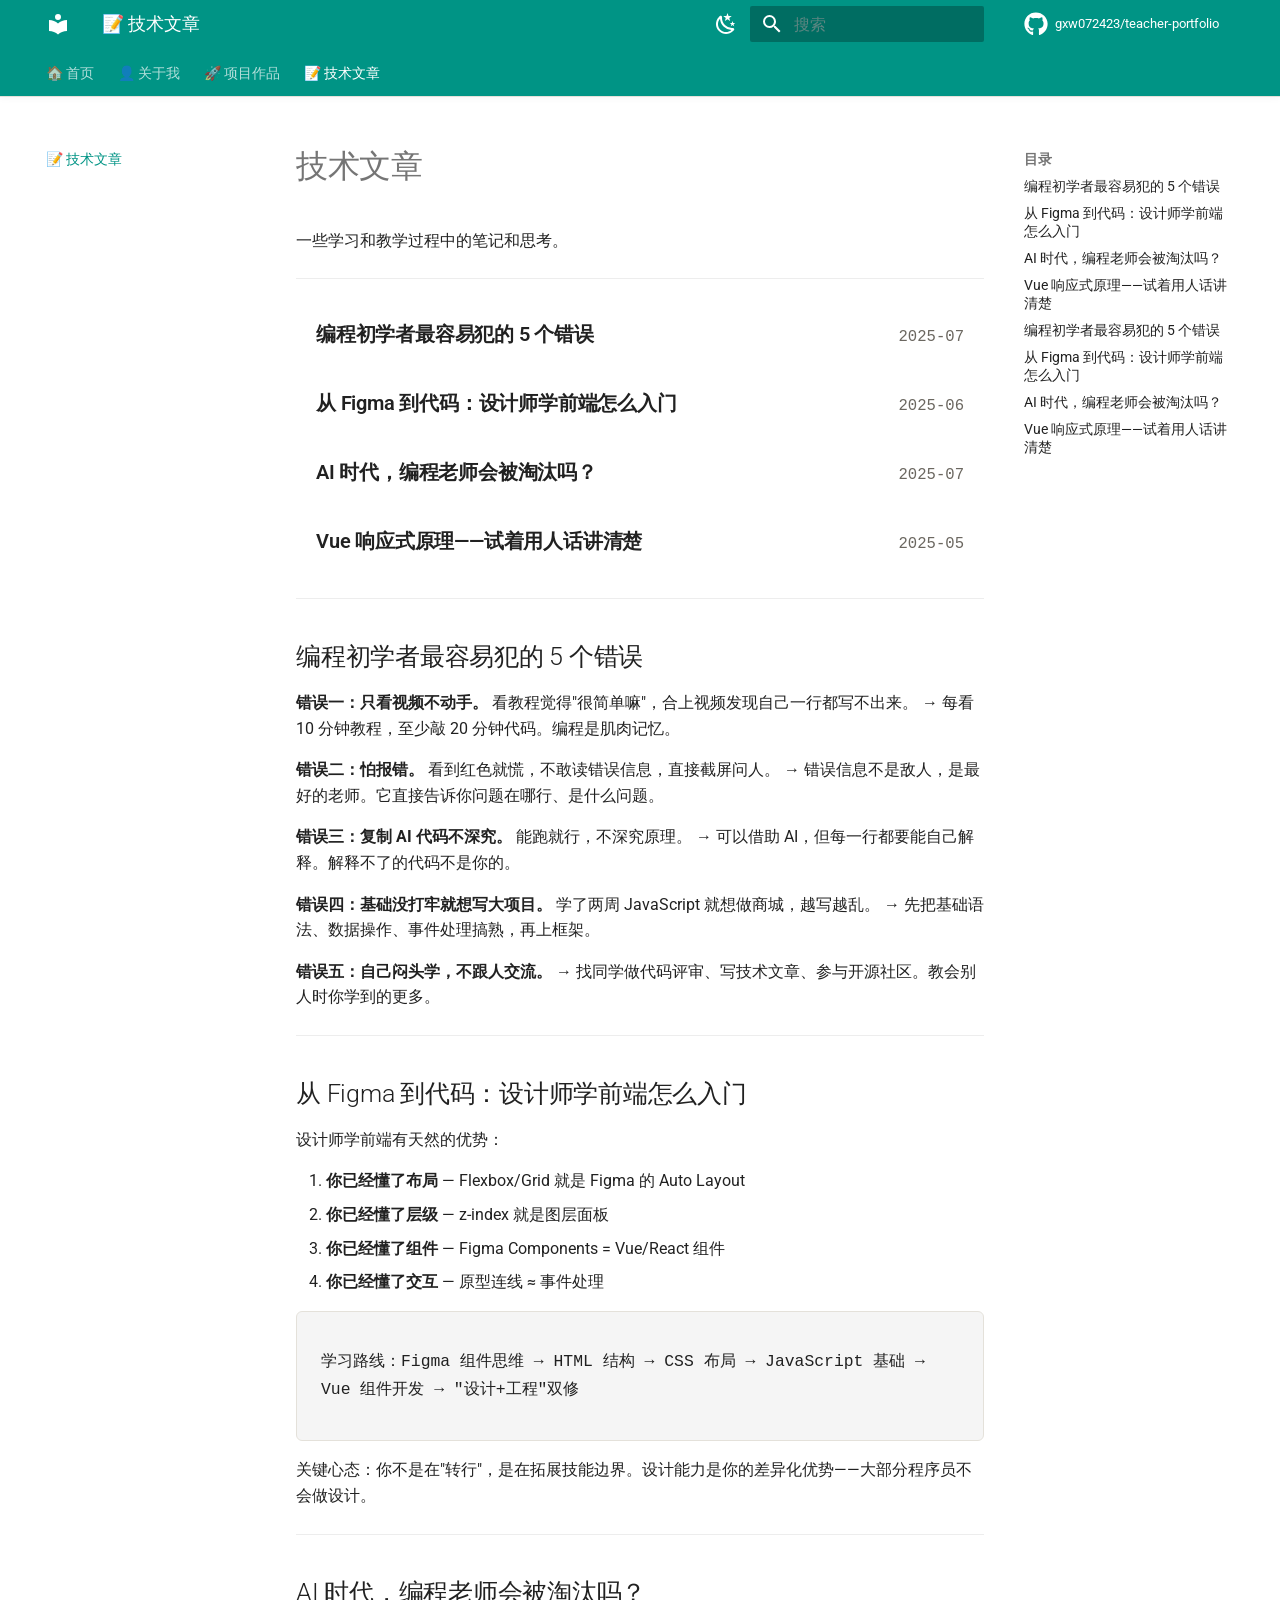
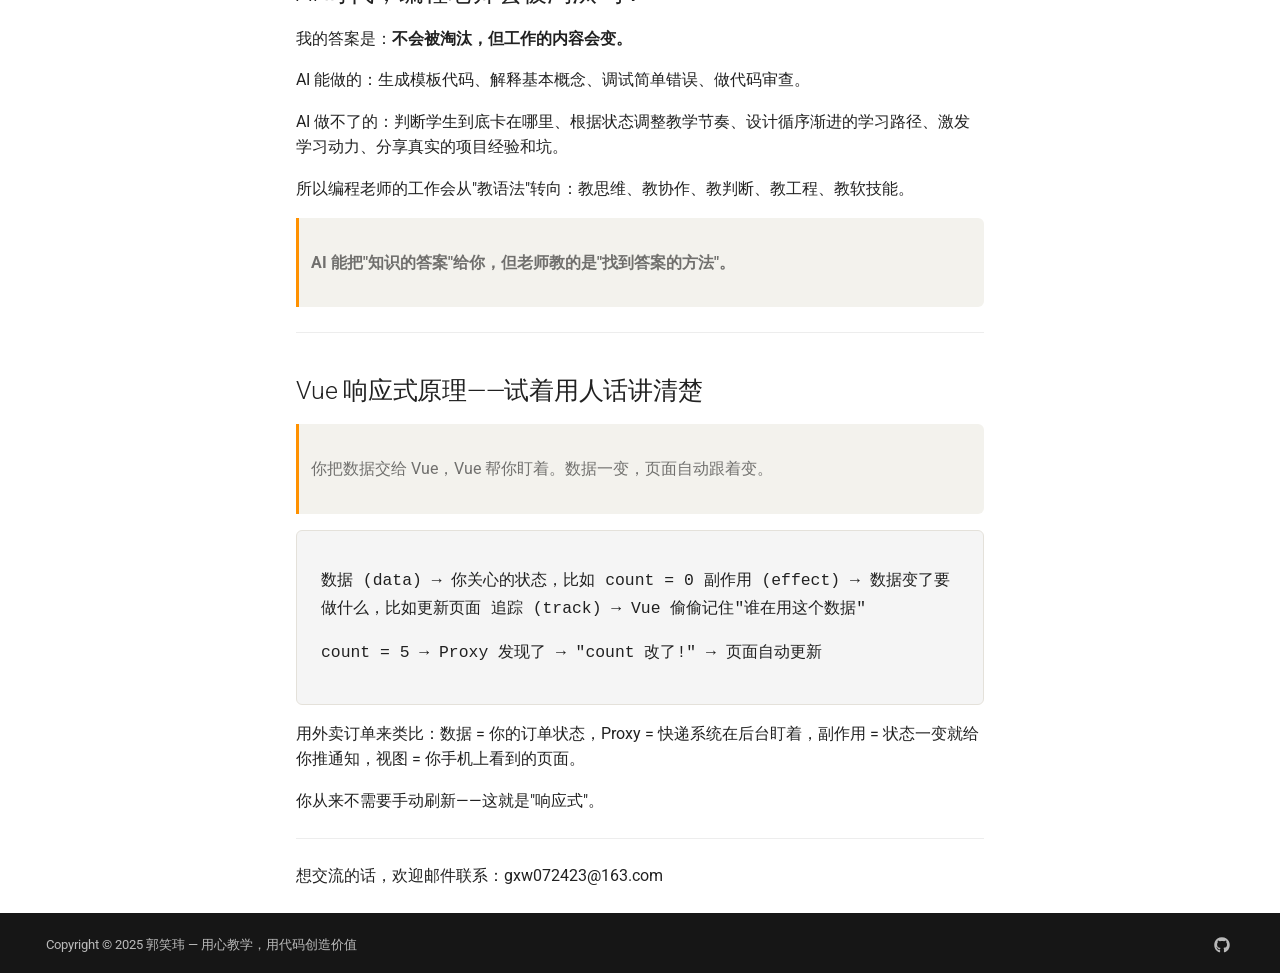
<file: blog/index.html>
<!doctype html>
<html lang="zh" class="no-js">
  <head>
    
      <meta charset="utf-8">
      <meta name="viewport" content="width=device-width,initial-scale=1">
      
        <meta name="description" content="郭笑玮的个人作品集与编程教学站点 — 计算机科学 · UI设计 · 全栈开发">
      
      
        <meta name="author" content="郭笑玮">
      
      
        <link rel="canonical" href="https://gxw072423.github.io/blog/">
      
      
        <link rel="prev" href="../projects/">
      
      
      
        
      
      
      <link rel="icon" href="..">
      <meta name="generator" content="mkdocs-1.6.1, mkdocs-material-9.7.6">
    
    
      
        <title>📝 技术文章 - 郭笑玮 — 编程教师</title>
      
    
    
      <link rel="stylesheet" href="../assets/stylesheets/main.484c7ddc.min.css">
      
        
        <link rel="stylesheet" href="../assets/stylesheets/palette.ab4e12ef.min.css">
      
      


    
    
      
    
    
      
        
        
        <link rel="preconnect" href="https://fonts.gstatic.com" crossorigin>
        <link rel="stylesheet" href="https://fonts.googleapis.com/css?family=Roboto:300,300i,400,400i,700,700i%7CRoboto+Mono:400,400i,700,700i&display=fallback">
        <style>:root{--md-text-font:"Roboto";--md-code-font:"Roboto Mono"}</style>
      
    
    
      <link rel="stylesheet" href="../stylesheets/extra.css">
    
    <script>__md_scope=new URL("..",location),__md_hash=e=>[...e].reduce(((e,_)=>(e<<5)-e+_.charCodeAt(0)),0),__md_get=(e,_=localStorage,t=__md_scope)=>JSON.parse(_.getItem(t.pathname+"."+e)),__md_set=(e,_,t=localStorage,a=__md_scope)=>{try{t.setItem(a.pathname+"."+e,JSON.stringify(_))}catch(e){}}</script>
    
      
  


    
    
  </head>
  
  
    
    
      
    
    
    
    
    <body dir="ltr" data-md-color-scheme="default" data-md-color-primary="teal" data-md-color-accent="orange">
  
    
    <input class="md-toggle" data-md-toggle="drawer" type="checkbox" id="__drawer" autocomplete="off">
    <input class="md-toggle" data-md-toggle="search" type="checkbox" id="__search" autocomplete="off">
    <label class="md-overlay" for="__drawer"></label>
    <div data-md-component="skip">
      
        
        <a href="#_1" class="md-skip">
          跳转至
        </a>
      
    </div>
    <div data-md-component="announce">
      
    </div>
    
    
      

  

<header class="md-header md-header--shadow md-header--lifted" data-md-component="header">
  <nav class="md-header__inner md-grid" aria-label="页眉">
    <a href=".." title="郭笑玮 — 编程教师" class="md-header__button md-logo" aria-label="郭笑玮 — 编程教师" data-md-component="logo">
      
  
  <svg xmlns="http://www.w3.org/2000/svg" viewBox="0 0 24 24"><path d="M12 8a3 3 0 0 0 3-3 3 3 0 0 0-3-3 3 3 0 0 0-3 3 3 3 0 0 0 3 3m0 3.54C9.64 9.35 6.5 8 3 8v11c3.5 0 6.64 1.35 9 3.54 2.36-2.19 5.5-3.54 9-3.54V8c-3.5 0-6.64 1.35-9 3.54"/></svg>

    </a>
    <label class="md-header__button md-icon" for="__drawer">
      
      <svg xmlns="http://www.w3.org/2000/svg" viewBox="0 0 24 24"><path d="M3 6h18v2H3zm0 5h18v2H3zm0 5h18v2H3z"/></svg>
    </label>
    <div class="md-header__title" data-md-component="header-title">
      <div class="md-header__ellipsis">
        <div class="md-header__topic">
          <span class="md-ellipsis">
            郭笑玮 — 编程教师
          </span>
        </div>
        <div class="md-header__topic" data-md-component="header-topic">
          <span class="md-ellipsis">
            
              📝 技术文章
            
          </span>
        </div>
      </div>
    </div>
    
      
        <form class="md-header__option" data-md-component="palette">
  
    
    
    
    <input class="md-option" data-md-color-media="" data-md-color-scheme="default" data-md-color-primary="teal" data-md-color-accent="orange"  aria-label="切换暗色模式"  type="radio" name="__palette" id="__palette_0">
    
      <label class="md-header__button md-icon" title="切换暗色模式" for="__palette_1" hidden>
        <svg xmlns="http://www.w3.org/2000/svg" viewBox="0 0 24 24"><path d="m17.75 4.09-2.53 1.94.91 3.06-2.63-1.81-2.63 1.81.91-3.06-2.53-1.94L12.44 4l1.06-3 1.06 3zm3.5 6.91-1.64 1.25.59 1.98-1.7-1.17-1.7 1.17.59-1.98L15.75 11l2.06-.05L18.5 9l.69 1.95zm-2.28 4.95c.83-.08 1.72 1.1 1.19 1.85-.32.45-.66.87-1.08 1.27C15.17 23 8.84 23 4.94 19.07c-3.91-3.9-3.91-10.24 0-14.14.4-.4.82-.76 1.27-1.08.75-.53 1.93.36 1.85 1.19-.27 2.86.69 5.83 2.89 8.02a9.96 9.96 0 0 0 8.02 2.89m-1.64 2.02a12.08 12.08 0 0 1-7.8-3.47c-2.17-2.19-3.33-5-3.49-7.82-2.81 3.14-2.7 7.96.31 10.98 3.02 3.01 7.84 3.12 10.98.31"/></svg>
      </label>
    
  
    
    
    
    <input class="md-option" data-md-color-media="" data-md-color-scheme="slate" data-md-color-primary="teal" data-md-color-accent="orange"  aria-label="切换亮色模式"  type="radio" name="__palette" id="__palette_1">
    
      <label class="md-header__button md-icon" title="切换亮色模式" for="__palette_0" hidden>
        <svg xmlns="http://www.w3.org/2000/svg" viewBox="0 0 24 24"><path d="M12 7a5 5 0 0 1 5 5 5 5 0 0 1-5 5 5 5 0 0 1-5-5 5 5 0 0 1 5-5m0 2a3 3 0 0 0-3 3 3 3 0 0 0 3 3 3 3 0 0 0 3-3 3 3 0 0 0-3-3m0-7 2.39 3.42C13.65 5.15 12.84 5 12 5s-1.65.15-2.39.42zM3.34 7l4.16-.35A7.2 7.2 0 0 0 5.94 8.5c-.44.74-.69 1.5-.83 2.29zm.02 10 1.76-3.77a7.131 7.131 0 0 0 2.38 4.14zM20.65 7l-1.77 3.79a7.02 7.02 0 0 0-2.38-4.15zm-.01 10-4.14.36c.59-.51 1.12-1.14 1.54-1.86.42-.73.69-1.5.83-2.29zM12 22l-2.41-3.44c.74.27 1.55.44 2.41.44.82 0 1.63-.17 2.37-.44z"/></svg>
      </label>
    
  
</form>
      
    
    
      <script>var palette=__md_get("__palette");if(palette&&palette.color){if("(prefers-color-scheme)"===palette.color.media){var media=matchMedia("(prefers-color-scheme: light)"),input=document.querySelector(media.matches?"[data-md-color-media='(prefers-color-scheme: light)']":"[data-md-color-media='(prefers-color-scheme: dark)']");palette.color.media=input.getAttribute("data-md-color-media"),palette.color.scheme=input.getAttribute("data-md-color-scheme"),palette.color.primary=input.getAttribute("data-md-color-primary"),palette.color.accent=input.getAttribute("data-md-color-accent")}for(var[key,value]of Object.entries(palette.color))document.body.setAttribute("data-md-color-"+key,value)}</script>
    
    
    
      
      
        <label class="md-header__button md-icon" for="__search">
          
          <svg xmlns="http://www.w3.org/2000/svg" viewBox="0 0 24 24"><path d="M9.5 3A6.5 6.5 0 0 1 16 9.5c0 1.61-.59 3.09-1.56 4.23l.27.27h.79l5 5-1.5 1.5-5-5v-.79l-.27-.27A6.52 6.52 0 0 1 9.5 16 6.5 6.5 0 0 1 3 9.5 6.5 6.5 0 0 1 9.5 3m0 2C7 5 5 7 5 9.5S7 14 9.5 14 14 12 14 9.5 12 5 9.5 5"/></svg>
        </label>
        <div class="md-search" data-md-component="search" role="dialog">
  <label class="md-search__overlay" for="__search"></label>
  <div class="md-search__inner" role="search">
    <form class="md-search__form" name="search">
      <input type="text" class="md-search__input" name="query" aria-label="搜索" placeholder="搜索" autocapitalize="off" autocorrect="off" autocomplete="off" spellcheck="false" data-md-component="search-query" required>
      <label class="md-search__icon md-icon" for="__search">
        
        <svg xmlns="http://www.w3.org/2000/svg" viewBox="0 0 24 24"><path d="M9.5 3A6.5 6.5 0 0 1 16 9.5c0 1.61-.59 3.09-1.56 4.23l.27.27h.79l5 5-1.5 1.5-5-5v-.79l-.27-.27A6.52 6.52 0 0 1 9.5 16 6.5 6.5 0 0 1 3 9.5 6.5 6.5 0 0 1 9.5 3m0 2C7 5 5 7 5 9.5S7 14 9.5 14 14 12 14 9.5 12 5 9.5 5"/></svg>
        
        <svg xmlns="http://www.w3.org/2000/svg" viewBox="0 0 24 24"><path d="M20 11v2H8l5.5 5.5-1.42 1.42L4.16 12l7.92-7.92L13.5 5.5 8 11z"/></svg>
      </label>
      <nav class="md-search__options" aria-label="查找">
        
          <a href="javascript:void(0)" class="md-search__icon md-icon" title="分享" aria-label="分享" data-clipboard data-clipboard-text="" data-md-component="search-share" tabindex="-1">
            
            <svg xmlns="http://www.w3.org/2000/svg" viewBox="0 0 24 24"><path d="M18 16.08c-.76 0-1.44.3-1.96.77L8.91 12.7c.05-.23.09-.46.09-.7s-.04-.47-.09-.7l7.05-4.11c.54.5 1.25.81 2.04.81a3 3 0 0 0 3-3 3 3 0 0 0-3-3 3 3 0 0 0-3 3c0 .24.04.47.09.7L8.04 9.81C7.5 9.31 6.79 9 6 9a3 3 0 0 0-3 3 3 3 0 0 0 3 3c.79 0 1.5-.31 2.04-.81l7.12 4.15c-.05.21-.08.43-.08.66 0 1.61 1.31 2.91 2.92 2.91s2.92-1.3 2.92-2.91A2.92 2.92 0 0 0 18 16.08"/></svg>
          </a>
        
        <button type="reset" class="md-search__icon md-icon" title="清空当前内容" aria-label="清空当前内容" tabindex="-1">
          
          <svg xmlns="http://www.w3.org/2000/svg" viewBox="0 0 24 24"><path d="M19 6.41 17.59 5 12 10.59 6.41 5 5 6.41 10.59 12 5 17.59 6.41 19 12 13.41 17.59 19 19 17.59 13.41 12z"/></svg>
        </button>
      </nav>
      
        <div class="md-search__suggest" data-md-component="search-suggest"></div>
      
    </form>
    <div class="md-search__output">
      <div class="md-search__scrollwrap" tabindex="0" data-md-scrollfix>
        <div class="md-search-result" data-md-component="search-result">
          <div class="md-search-result__meta">
            正在初始化搜索引擎
          </div>
          <ol class="md-search-result__list" role="presentation"></ol>
        </div>
      </div>
    </div>
  </div>
</div>
      
    
    
      <div class="md-header__source">
        <a href="https://github.com/gxw072423/teacher-portfolio" title="前往仓库" class="md-source" data-md-component="source">
  <div class="md-source__icon md-icon">
    
    <svg xmlns="http://www.w3.org/2000/svg" viewBox="0 0 512 512"><!--! Font Awesome Free 7.1.0 by @fontawesome - https://fontawesome.com License - https://fontawesome.com/license/free (Icons: CC BY 4.0, Fonts: SIL OFL 1.1, Code: MIT License) Copyright 2025 Fonticons, Inc.--><path d="M173.9 397.4c0 2-2.3 3.6-5.2 3.6-3.3.3-5.6-1.3-5.6-3.6 0-2 2.3-3.6 5.2-3.6 3-.3 5.6 1.3 5.6 3.6m-31.1-4.5c-.7 2 1.3 4.3 4.3 4.9 2.6 1 5.6 0 6.2-2s-1.3-4.3-4.3-5.2c-2.6-.7-5.5.3-6.2 2.3m44.2-1.7c-2.9.7-4.9 2.6-4.6 4.9.3 2 2.9 3.3 5.9 2.6 2.9-.7 4.9-2.6 4.6-4.6-.3-1.9-3-3.2-5.9-2.9M252.8 8C114.1 8 8 113.3 8 252c0 110.9 69.8 205.8 169.5 239.2 12.8 2.3 17.3-5.6 17.3-12.1 0-6.2-.3-40.4-.3-61.4 0 0-70 15-84.7-29.8 0 0-11.4-29.1-27.8-36.6 0 0-22.9-15.7 1.6-15.4 0 0 24.9 2 38.6 25.8 21.9 38.6 58.6 27.5 72.9 20.9 2.3-16 8.8-27.1 16-33.7-55.9-6.2-112.3-14.3-112.3-110.5 0-27.5 7.6-41.3 23.6-58.9-2.6-6.5-11.1-33.3 2.6-67.9 20.9-6.5 69 27 69 27 20-5.6 41.5-8.5 62.8-8.5s42.8 2.9 62.8 8.5c0 0 48.1-33.6 69-27 13.7 34.7 5.2 61.4 2.6 67.9 16 17.7 25.8 31.5 25.8 58.9 0 96.5-58.9 104.2-114.8 110.5 9.2 7.9 17 22.9 17 46.4 0 33.7-.3 75.4-.3 83.6 0 6.5 4.6 14.4 17.3 12.1C436.2 457.8 504 362.9 504 252 504 113.3 391.5 8 252.8 8M105.2 352.9c-1.3 1-1 3.3.7 5.2 1.6 1.6 3.9 2.3 5.2 1 1.3-1 1-3.3-.7-5.2-1.6-1.6-3.9-2.3-5.2-1m-10.8-8.1c-.7 1.3.3 2.9 2.3 3.9 1.6 1 3.6.7 4.3-.7.7-1.3-.3-2.9-2.3-3.9-2-.6-3.6-.3-4.3.7m32.4 35.6c-1.6 1.3-1 4.3 1.3 6.2 2.3 2.3 5.2 2.6 6.5 1 1.3-1.3.7-4.3-1.3-6.2-2.2-2.3-5.2-2.6-6.5-1m-11.4-14.7c-1.6 1-1.6 3.6 0 5.9s4.3 3.3 5.6 2.3c1.6-1.3 1.6-3.9 0-6.2-1.4-2.3-4-3.3-5.6-2"/></svg>
  </div>
  <div class="md-source__repository">
    gxw072423/teacher-portfolio
  </div>
</a>
      </div>
    
  </nav>
  
    
      
<nav class="md-tabs" aria-label="标签" data-md-component="tabs">
  <div class="md-grid">
    <ul class="md-tabs__list">
      
        
  
  
  
  
    <li class="md-tabs__item">
      <a href=".." class="md-tabs__link">
        
  
  
    
  
  🏠 首页

      </a>
    </li>
  

      
        
  
  
  
  
    <li class="md-tabs__item">
      <a href="../about/" class="md-tabs__link">
        
  
  
    
  
  👤 关于我

      </a>
    </li>
  

      
        
  
  
  
  
    <li class="md-tabs__item">
      <a href="../projects/" class="md-tabs__link">
        
  
  
    
  
  🚀 项目作品

      </a>
    </li>
  

      
        
  
  
  
    
  
  
    <li class="md-tabs__item md-tabs__item--active">
      <a href="./" class="md-tabs__link">
        
  
  
    
  
  📝 技术文章

      </a>
    </li>
  

      
    </ul>
  </div>
</nav>
    
  
</header>
    
    <div class="md-container" data-md-component="container">
      
      
        
      
      <main class="md-main" data-md-component="main">
        <div class="md-main__inner md-grid">
          
            
              
              <div class="md-sidebar md-sidebar--primary" data-md-component="sidebar" data-md-type="navigation" >
                <div class="md-sidebar__scrollwrap">
                  <div class="md-sidebar__inner">
                    


  


<nav class="md-nav md-nav--primary md-nav--lifted" aria-label="导航栏" data-md-level="0">
  <label class="md-nav__title" for="__drawer">
    <a href=".." title="郭笑玮 — 编程教师" class="md-nav__button md-logo" aria-label="郭笑玮 — 编程教师" data-md-component="logo">
      
  
  <svg xmlns="http://www.w3.org/2000/svg" viewBox="0 0 24 24"><path d="M12 8a3 3 0 0 0 3-3 3 3 0 0 0-3-3 3 3 0 0 0-3 3 3 3 0 0 0 3 3m0 3.54C9.64 9.35 6.5 8 3 8v11c3.5 0 6.64 1.35 9 3.54 2.36-2.19 5.5-3.54 9-3.54V8c-3.5 0-6.64 1.35-9 3.54"/></svg>

    </a>
    郭笑玮 — 编程教师
  </label>
  
    <div class="md-nav__source">
      <a href="https://github.com/gxw072423/teacher-portfolio" title="前往仓库" class="md-source" data-md-component="source">
  <div class="md-source__icon md-icon">
    
    <svg xmlns="http://www.w3.org/2000/svg" viewBox="0 0 512 512"><!--! Font Awesome Free 7.1.0 by @fontawesome - https://fontawesome.com License - https://fontawesome.com/license/free (Icons: CC BY 4.0, Fonts: SIL OFL 1.1, Code: MIT License) Copyright 2025 Fonticons, Inc.--><path d="M173.9 397.4c0 2-2.3 3.6-5.2 3.6-3.3.3-5.6-1.3-5.6-3.6 0-2 2.3-3.6 5.2-3.6 3-.3 5.6 1.3 5.6 3.6m-31.1-4.5c-.7 2 1.3 4.3 4.3 4.9 2.6 1 5.6 0 6.2-2s-1.3-4.3-4.3-5.2c-2.6-.7-5.5.3-6.2 2.3m44.2-1.7c-2.9.7-4.9 2.6-4.6 4.9.3 2 2.9 3.3 5.9 2.6 2.9-.7 4.9-2.6 4.6-4.6-.3-1.9-3-3.2-5.9-2.9M252.8 8C114.1 8 8 113.3 8 252c0 110.9 69.8 205.8 169.5 239.2 12.8 2.3 17.3-5.6 17.3-12.1 0-6.2-.3-40.4-.3-61.4 0 0-70 15-84.7-29.8 0 0-11.4-29.1-27.8-36.6 0 0-22.9-15.7 1.6-15.4 0 0 24.9 2 38.6 25.8 21.9 38.6 58.6 27.5 72.9 20.9 2.3-16 8.8-27.1 16-33.7-55.9-6.2-112.3-14.3-112.3-110.5 0-27.5 7.6-41.3 23.6-58.9-2.6-6.5-11.1-33.3 2.6-67.9 20.9-6.5 69 27 69 27 20-5.6 41.5-8.5 62.8-8.5s42.8 2.9 62.8 8.5c0 0 48.1-33.6 69-27 13.7 34.7 5.2 61.4 2.6 67.9 16 17.7 25.8 31.5 25.8 58.9 0 96.5-58.9 104.2-114.8 110.5 9.2 7.9 17 22.9 17 46.4 0 33.7-.3 75.4-.3 83.6 0 6.5 4.6 14.4 17.3 12.1C436.2 457.8 504 362.9 504 252 504 113.3 391.5 8 252.8 8M105.2 352.9c-1.3 1-1 3.3.7 5.2 1.6 1.6 3.9 2.3 5.2 1 1.3-1 1-3.3-.7-5.2-1.6-1.6-3.9-2.3-5.2-1m-10.8-8.1c-.7 1.3.3 2.9 2.3 3.9 1.6 1 3.6.7 4.3-.7.7-1.3-.3-2.9-2.3-3.9-2-.6-3.6-.3-4.3.7m32.4 35.6c-1.6 1.3-1 4.3 1.3 6.2 2.3 2.3 5.2 2.6 6.5 1 1.3-1.3.7-4.3-1.3-6.2-2.2-2.3-5.2-2.6-6.5-1m-11.4-14.7c-1.6 1-1.6 3.6 0 5.9s4.3 3.3 5.6 2.3c1.6-1.3 1.6-3.9 0-6.2-1.4-2.3-4-3.3-5.6-2"/></svg>
  </div>
  <div class="md-source__repository">
    gxw072423/teacher-portfolio
  </div>
</a>
    </div>
  
  <ul class="md-nav__list" data-md-scrollfix>
    
      
      
  
  
  
  
    <li class="md-nav__item">
      <a href=".." class="md-nav__link">
        
  
  
  <span class="md-ellipsis">
    
  
    🏠 首页
  

    
  </span>
  
  

      </a>
    </li>
  

    
      
      
  
  
  
  
    <li class="md-nav__item">
      <a href="../about/" class="md-nav__link">
        
  
  
  <span class="md-ellipsis">
    
  
    👤 关于我
  

    
  </span>
  
  

      </a>
    </li>
  

    
      
      
  
  
  
  
    <li class="md-nav__item">
      <a href="../projects/" class="md-nav__link">
        
  
  
  <span class="md-ellipsis">
    
  
    🚀 项目作品
  

    
  </span>
  
  

      </a>
    </li>
  

    
      
      
  
  
    
  
  
  
    <li class="md-nav__item md-nav__item--active">
      
      <input class="md-nav__toggle md-toggle" type="checkbox" id="__toc">
      
      
        
      
      
        <label class="md-nav__link md-nav__link--active" for="__toc">
          
  
  
  <span class="md-ellipsis">
    
  
    📝 技术文章
  

    
  </span>
  
  

          <span class="md-nav__icon md-icon"></span>
        </label>
      
      <a href="./" class="md-nav__link md-nav__link--active">
        
  
  
  <span class="md-ellipsis">
    
  
    📝 技术文章
  

    
  </span>
  
  

      </a>
      
        

<nav class="md-nav md-nav--secondary" aria-label="目录">
  
  
  
    
  
  
    <label class="md-nav__title" for="__toc">
      <span class="md-nav__icon md-icon"></span>
      目录
    </label>
    <ul class="md-nav__list" data-md-component="toc" data-md-scrollfix>
      
        <li class="md-nav__item">
  <a href="#5" class="md-nav__link">
    <span class="md-ellipsis">
      
        编程初学者最容易犯的 5 个错误
      
    </span>
  </a>
  
</li>
      
        <li class="md-nav__item">
  <a href="#figma" class="md-nav__link">
    <span class="md-ellipsis">
      
        从 Figma 到代码：设计师学前端怎么入门
      
    </span>
  </a>
  
</li>
      
        <li class="md-nav__item">
  <a href="#ai" class="md-nav__link">
    <span class="md-ellipsis">
      
        AI 时代，编程老师会被淘汰吗？
      
    </span>
  </a>
  
</li>
      
        <li class="md-nav__item">
  <a href="#vue" class="md-nav__link">
    <span class="md-ellipsis">
      
        Vue 响应式原理——试着用人话讲清楚
      
    </span>
  </a>
  
</li>
      
        <li class="md-nav__item">
  <a href="#5_1" class="md-nav__link">
    <span class="md-ellipsis">
      
        编程初学者最容易犯的 5 个错误
      
    </span>
  </a>
  
</li>
      
        <li class="md-nav__item">
  <a href="#figma_1" class="md-nav__link">
    <span class="md-ellipsis">
      
        从 Figma 到代码：设计师学前端怎么入门
      
    </span>
  </a>
  
</li>
      
        <li class="md-nav__item">
  <a href="#ai_1" class="md-nav__link">
    <span class="md-ellipsis">
      
        AI 时代，编程老师会被淘汰吗？
      
    </span>
  </a>
  
</li>
      
        <li class="md-nav__item">
  <a href="#vue_1" class="md-nav__link">
    <span class="md-ellipsis">
      
        Vue 响应式原理——试着用人话讲清楚
      
    </span>
  </a>
  
</li>
      
    </ul>
  
</nav>
      
    </li>
  

    
  </ul>
</nav>
                  </div>
                </div>
              </div>
            
            
              
              <div class="md-sidebar md-sidebar--secondary" data-md-component="sidebar" data-md-type="toc" >
                <div class="md-sidebar__scrollwrap">
                  <div class="md-sidebar__inner">
                    

<nav class="md-nav md-nav--secondary" aria-label="目录">
  
  
  
    
  
  
    <label class="md-nav__title" for="__toc">
      <span class="md-nav__icon md-icon"></span>
      目录
    </label>
    <ul class="md-nav__list" data-md-component="toc" data-md-scrollfix>
      
        <li class="md-nav__item">
  <a href="#5" class="md-nav__link">
    <span class="md-ellipsis">
      
        编程初学者最容易犯的 5 个错误
      
    </span>
  </a>
  
</li>
      
        <li class="md-nav__item">
  <a href="#figma" class="md-nav__link">
    <span class="md-ellipsis">
      
        从 Figma 到代码：设计师学前端怎么入门
      
    </span>
  </a>
  
</li>
      
        <li class="md-nav__item">
  <a href="#ai" class="md-nav__link">
    <span class="md-ellipsis">
      
        AI 时代，编程老师会被淘汰吗？
      
    </span>
  </a>
  
</li>
      
        <li class="md-nav__item">
  <a href="#vue" class="md-nav__link">
    <span class="md-ellipsis">
      
        Vue 响应式原理——试着用人话讲清楚
      
    </span>
  </a>
  
</li>
      
        <li class="md-nav__item">
  <a href="#5_1" class="md-nav__link">
    <span class="md-ellipsis">
      
        编程初学者最容易犯的 5 个错误
      
    </span>
  </a>
  
</li>
      
        <li class="md-nav__item">
  <a href="#figma_1" class="md-nav__link">
    <span class="md-ellipsis">
      
        从 Figma 到代码：设计师学前端怎么入门
      
    </span>
  </a>
  
</li>
      
        <li class="md-nav__item">
  <a href="#ai_1" class="md-nav__link">
    <span class="md-ellipsis">
      
        AI 时代，编程老师会被淘汰吗？
      
    </span>
  </a>
  
</li>
      
        <li class="md-nav__item">
  <a href="#vue_1" class="md-nav__link">
    <span class="md-ellipsis">
      
        Vue 响应式原理——试着用人话讲清楚
      
    </span>
  </a>
  
</li>
      
    </ul>
  
</nav>
                  </div>
                </div>
              </div>
            
          
          
            <div class="md-content" data-md-component="content">
              
                



  


              
              <article class="md-content__inner md-typeset">
                
                  



<h1 id="_1">技术文章</h1>
<p>一些学习和教学过程中的笔记和思考。</p>
<hr />
<div class="posts">
<div>
<h3 id="5">编程初学者最容易犯的 5 个错误</h3>
<div class="date">2025-07</div>
</div>
<div>
<h3 id="figma">从 Figma 到代码：设计师学前端怎么入门</h3>
<div class="date">2025-06</div>
</div>
<div>
<h3 id="ai">AI 时代，编程老师会被淘汰吗？</h3>
<div class="date">2025-07</div>
</div>
<div>
<h3 id="vue">Vue 响应式原理——试着用人话讲清楚</h3>
<div class="date">2025-05</div>
</div>
</div>
<hr />
<h2 id="5_1">编程初学者最容易犯的 5 个错误</h2>
<p><strong>错误一：只看视频不动手。</strong>
看教程觉得"很简单嘛"，合上视频发现自己一行都写不出来。
→ 每看 10 分钟教程，至少敲 20 分钟代码。编程是肌肉记忆。</p>
<p><strong>错误二：怕报错。</strong>
看到红色就慌，不敢读错误信息，直接截屏问人。
→ 错误信息不是敌人，是最好的老师。它直接告诉你问题在哪行、是什么问题。</p>
<p><strong>错误三：复制 AI 代码不深究。</strong>
能跑就行，不深究原理。
→ 可以借助 AI，但每一行都要能自己解释。解释不了的代码不是你的。</p>
<p><strong>错误四：基础没打牢就想写大项目。</strong>
学了两周 JavaScript 就想做商城，越写越乱。
→ 先把基础语法、数据操作、事件处理搞熟，再上框架。</p>
<p><strong>错误五：自己闷头学，不跟人交流。</strong>
→ 找同学做代码评审、写技术文章、参与开源社区。教会别人时你学到的更多。</p>
<hr />
<h2 id="figma_1">从 Figma 到代码：设计师学前端怎么入门</h2>
<p>设计师学前端有天然的优势：</p>
<ol>
<li><strong>你已经懂了布局</strong> — Flexbox/Grid 就是 Figma 的 Auto Layout</li>
<li><strong>你已经懂了层级</strong> — z-index 就是图层面板</li>
<li><strong>你已经懂了组件</strong> — Figma Components = Vue/React 组件</li>
<li><strong>你已经懂了交互</strong> — 原型连线 ≈ 事件处理</li>
</ol>
<div class="code-block">
<p>学习路线：Figma 组件思维 → HTML 结构 → CSS 布局 → JavaScript 基础 → Vue 组件开发 → "设计+工程"双修</p>
</div>
<p>关键心态：你不是在"转行"，是在拓展技能边界。设计能力是你的差异化优势——大部分程序员不会做设计。</p>
<hr />
<h2 id="ai_1">AI 时代，编程老师会被淘汰吗？</h2>
<p>我的答案是：<strong>不会被淘汰，但工作的内容会变。</strong></p>
<p>AI 能做的：生成模板代码、解释基本概念、调试简单错误、做代码审查。</p>
<p>AI 做不了的：判断学生到底卡在哪里、根据状态调整教学节奏、设计循序渐进的学习路径、激发学习动力、分享真实的项目经验和坑。</p>
<p>所以编程老师的工作会从"教语法"转向：教思维、教协作、教判断、教工程、教软技能。</p>
<blockquote>
<p><strong>AI 能把"知识的答案"给你，但老师教的是"找到答案的方法"。</strong></p>
</blockquote>
<hr />
<h2 id="vue_1">Vue 响应式原理——试着用人话讲清楚</h2>
<blockquote>
<p>你把数据交给 Vue，Vue 帮你盯着。数据一变，页面自动跟着变。</p>
</blockquote>
<div class="code-block">
<p>数据 (data) → 你关心的状态，比如 count = 0
副作用 (effect) → 数据变了要做什么，比如更新页面
追踪 (track) → Vue 偷偷记住"谁在用这个数据"</p>
<p>count = 5 → Proxy 发现了 → "count 改了!" → 页面自动更新</p>
</div>
<p>用外卖订单来类比：数据 = 你的订单状态，Proxy = 快递系统在后台盯着，副作用 = 状态一变就给你推通知，视图 = 你手机上看到的页面。</p>
<p>你从来不需要手动刷新——这就是"响应式"。</p>
<hr />
<p>想交流的话，欢迎邮件联系：gxw072423@163.com</p>









  



  <form class="md-feedback" name="feedback" hidden>
    <fieldset>
      <legend class="md-feedback__title">
        觉得有帮助吗？
      </legend>
      <div class="md-feedback__inner">
        <div class="md-feedback__list">
          
            <button class="md-feedback__icon md-icon" type="submit" title="有帮助" data-md-value="good">
              <svg xmlns="http://www.w3.org/2000/svg" viewBox="0 0 24 24"><path d="M20 12a8 8 0 0 0-8-8 8 8 0 0 0-8 8 8 8 0 0 0 8 8 8 8 0 0 0 8-8m2 0a10 10 0 0 1-10 10A10 10 0 0 1 2 12 10 10 0 0 1 12 2a10 10 0 0 1 10 10M10 9.5c0 .8-.7 1.5-1.5 1.5S7 10.3 7 9.5 7.7 8 8.5 8s1.5.7 1.5 1.5m7 0c0 .8-.7 1.5-1.5 1.5S14 10.3 14 9.5 14.7 8 15.5 8s1.5.7 1.5 1.5m-5 7.73c-1.75 0-3.29-.73-4.19-1.81L9.23 14c.45.72 1.52 1.23 2.77 1.23s2.32-.51 2.77-1.23l1.42 1.42c-.9 1.08-2.44 1.81-4.19 1.81"/></svg>
            </button>
          
            <button class="md-feedback__icon md-icon" type="submit" title="可以改进" data-md-value="bad">
              <svg xmlns="http://www.w3.org/2000/svg" viewBox="0 0 24 24"><path d="M20 12a8 8 0 0 0-8-8 8 8 0 0 0-8 8 8 8 0 0 0 8 8 8 8 0 0 0 8-8m2 0a10 10 0 0 1-10 10A10 10 0 0 1 2 12 10 10 0 0 1 12 2a10 10 0 0 1 10 10m-6.5-4c.8 0 1.5.7 1.5 1.5s-.7 1.5-1.5 1.5-1.5-.7-1.5-1.5.7-1.5 1.5-1.5M10 9.5c0 .8-.7 1.5-1.5 1.5S7 10.3 7 9.5 7.7 8 8.5 8s1.5.7 1.5 1.5m2 4.5c1.75 0 3.29.72 4.19 1.81l-1.42 1.42C14.32 16.5 13.25 16 12 16s-2.32.5-2.77 1.23l-1.42-1.42C8.71 14.72 10.25 14 12 14"/></svg>
            </button>
          
        </div>
        <div class="md-feedback__note">
          
            <div data-md-value="good" hidden>
              
              
                
              
              
              
                
                
              
              谢谢你的反馈！
            </div>
          
            <div data-md-value="bad" hidden>
              
              
                
              
              
              
                
                
              
              我会继续改进的！
            </div>
          
        </div>
      </div>
    </fieldset>
  </form>


                
              </article>
            </div>
          
          
<script>var target=document.getElementById(location.hash.slice(1));target&&target.name&&(target.checked=target.name.startsWith("__tabbed_"))</script>
        </div>
        
          <button type="button" class="md-top md-icon" data-md-component="top" hidden>
  
  <svg xmlns="http://www.w3.org/2000/svg" viewBox="0 0 24 24"><path d="M13 20h-2V8l-5.5 5.5-1.42-1.42L12 4.16l7.92 7.92-1.42 1.42L13 8z"/></svg>
  回到页面顶部
</button>
        
      </main>
      
        <footer class="md-footer">
  
  <div class="md-footer-meta md-typeset">
    <div class="md-footer-meta__inner md-grid">
      <div class="md-copyright">
  
    <div class="md-copyright__highlight">
      Copyright &copy; 2025 郭笑玮 — 用心教学，用代码创造价值
    </div>
  
  
</div>
      
        
<div class="md-social">
  
    
    
    
    
    <a href="https://github.com/gxw072423" target="_blank" rel="noopener" title="GitHub" class="md-social__link">
      <svg xmlns="http://www.w3.org/2000/svg" viewBox="0 0 512 512"><!--! Font Awesome Free 7.1.0 by @fontawesome - https://fontawesome.com License - https://fontawesome.com/license/free (Icons: CC BY 4.0, Fonts: SIL OFL 1.1, Code: MIT License) Copyright 2025 Fonticons, Inc.--><path d="M173.9 397.4c0 2-2.3 3.6-5.2 3.6-3.3.3-5.6-1.3-5.6-3.6 0-2 2.3-3.6 5.2-3.6 3-.3 5.6 1.3 5.6 3.6m-31.1-4.5c-.7 2 1.3 4.3 4.3 4.9 2.6 1 5.6 0 6.2-2s-1.3-4.3-4.3-5.2c-2.6-.7-5.5.3-6.2 2.3m44.2-1.7c-2.9.7-4.9 2.6-4.6 4.9.3 2 2.9 3.3 5.9 2.6 2.9-.7 4.9-2.6 4.6-4.6-.3-1.9-3-3.2-5.9-2.9M252.8 8C114.1 8 8 113.3 8 252c0 110.9 69.8 205.8 169.5 239.2 12.8 2.3 17.3-5.6 17.3-12.1 0-6.2-.3-40.4-.3-61.4 0 0-70 15-84.7-29.8 0 0-11.4-29.1-27.8-36.6 0 0-22.9-15.7 1.6-15.4 0 0 24.9 2 38.6 25.8 21.9 38.6 58.6 27.5 72.9 20.9 2.3-16 8.8-27.1 16-33.7-55.9-6.2-112.3-14.3-112.3-110.5 0-27.5 7.6-41.3 23.6-58.9-2.6-6.5-11.1-33.3 2.6-67.9 20.9-6.5 69 27 69 27 20-5.6 41.5-8.5 62.8-8.5s42.8 2.9 62.8 8.5c0 0 48.1-33.6 69-27 13.7 34.7 5.2 61.4 2.6 67.9 16 17.7 25.8 31.5 25.8 58.9 0 96.5-58.9 104.2-114.8 110.5 9.2 7.9 17 22.9 17 46.4 0 33.7-.3 75.4-.3 83.6 0 6.5 4.6 14.4 17.3 12.1C436.2 457.8 504 362.9 504 252 504 113.3 391.5 8 252.8 8M105.2 352.9c-1.3 1-1 3.3.7 5.2 1.6 1.6 3.9 2.3 5.2 1 1.3-1 1-3.3-.7-5.2-1.6-1.6-3.9-2.3-5.2-1m-10.8-8.1c-.7 1.3.3 2.9 2.3 3.9 1.6 1 3.6.7 4.3-.7.7-1.3-.3-2.9-2.3-3.9-2-.6-3.6-.3-4.3.7m32.4 35.6c-1.6 1.3-1 4.3 1.3 6.2 2.3 2.3 5.2 2.6 6.5 1 1.3-1.3.7-4.3-1.3-6.2-2.2-2.3-5.2-2.6-6.5-1m-11.4-14.7c-1.6 1-1.6 3.6 0 5.9s4.3 3.3 5.6 2.3c1.6-1.3 1.6-3.9 0-6.2-1.4-2.3-4-3.3-5.6-2"/></svg>
    </a>
  
</div>
      
    </div>
  </div>
</footer>
      
    </div>
    <div class="md-dialog" data-md-component="dialog">
      <div class="md-dialog__inner md-typeset"></div>
    </div>
    
      <div class="md-progress" data-md-component="progress" role="progressbar"></div>
    
    
    
      
      
      <script id="__config" type="application/json">{"annotate": null, "base": "..", "features": ["navigation.instant", "navigation.instant.progress", "navigation.tracking", "navigation.tabs", "navigation.tabs.sticky", "navigation.top", "navigation.path", "navigation.indexes", "search.suggest", "search.highlight", "search.share", "content.code.copy", "content.code.annotate", "content.action.edit", "toc.follow", "header.autohide"], "search": "../assets/javascripts/workers/search.2c215733.min.js", "tags": null, "translations": {"clipboard.copied": "\u5df2\u590d\u5236", "clipboard.copy": "\u590d\u5236", "search.result.more.one": "\u5728\u8be5\u9875\u4e0a\u8fd8\u6709 1 \u4e2a\u7b26\u5408\u6761\u4ef6\u7684\u7ed3\u679c", "search.result.more.other": "\u5728\u8be5\u9875\u4e0a\u8fd8\u6709 # \u4e2a\u7b26\u5408\u6761\u4ef6\u7684\u7ed3\u679c", "search.result.none": "\u6ca1\u6709\u627e\u5230\u7b26\u5408\u6761\u4ef6\u7684\u7ed3\u679c", "search.result.one": "\u627e\u5230 1 \u4e2a\u7b26\u5408\u6761\u4ef6\u7684\u7ed3\u679c", "search.result.other": "# \u4e2a\u7b26\u5408\u6761\u4ef6\u7684\u7ed3\u679c", "search.result.placeholder": "\u952e\u5165\u4ee5\u5f00\u59cb\u641c\u7d22", "search.result.term.missing": "\u7f3a\u5c11", "select.version": "\u9009\u62e9\u5f53\u524d\u7248\u672c"}, "version": null}</script>
    
    
      <script src="../assets/javascripts/bundle.79ae519e.min.js"></script>
      
    
  </body>
</html>
</file>
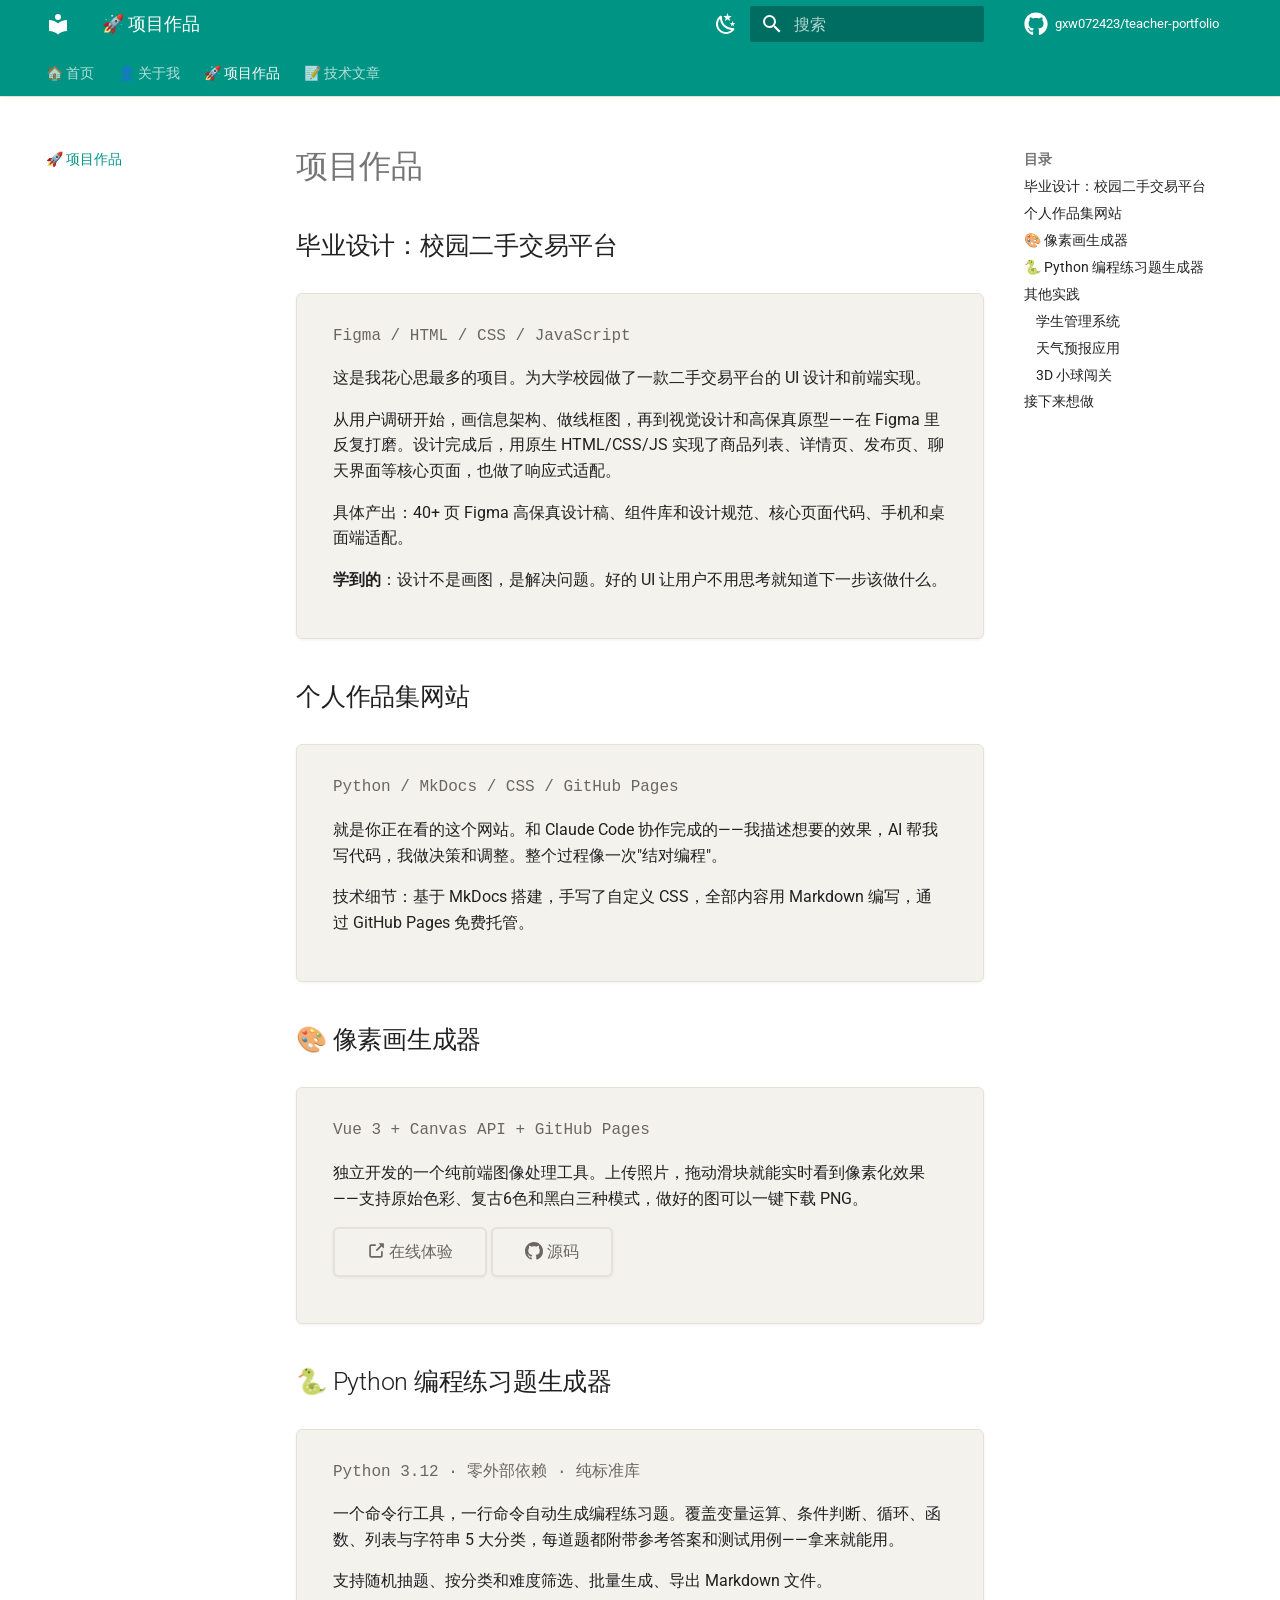
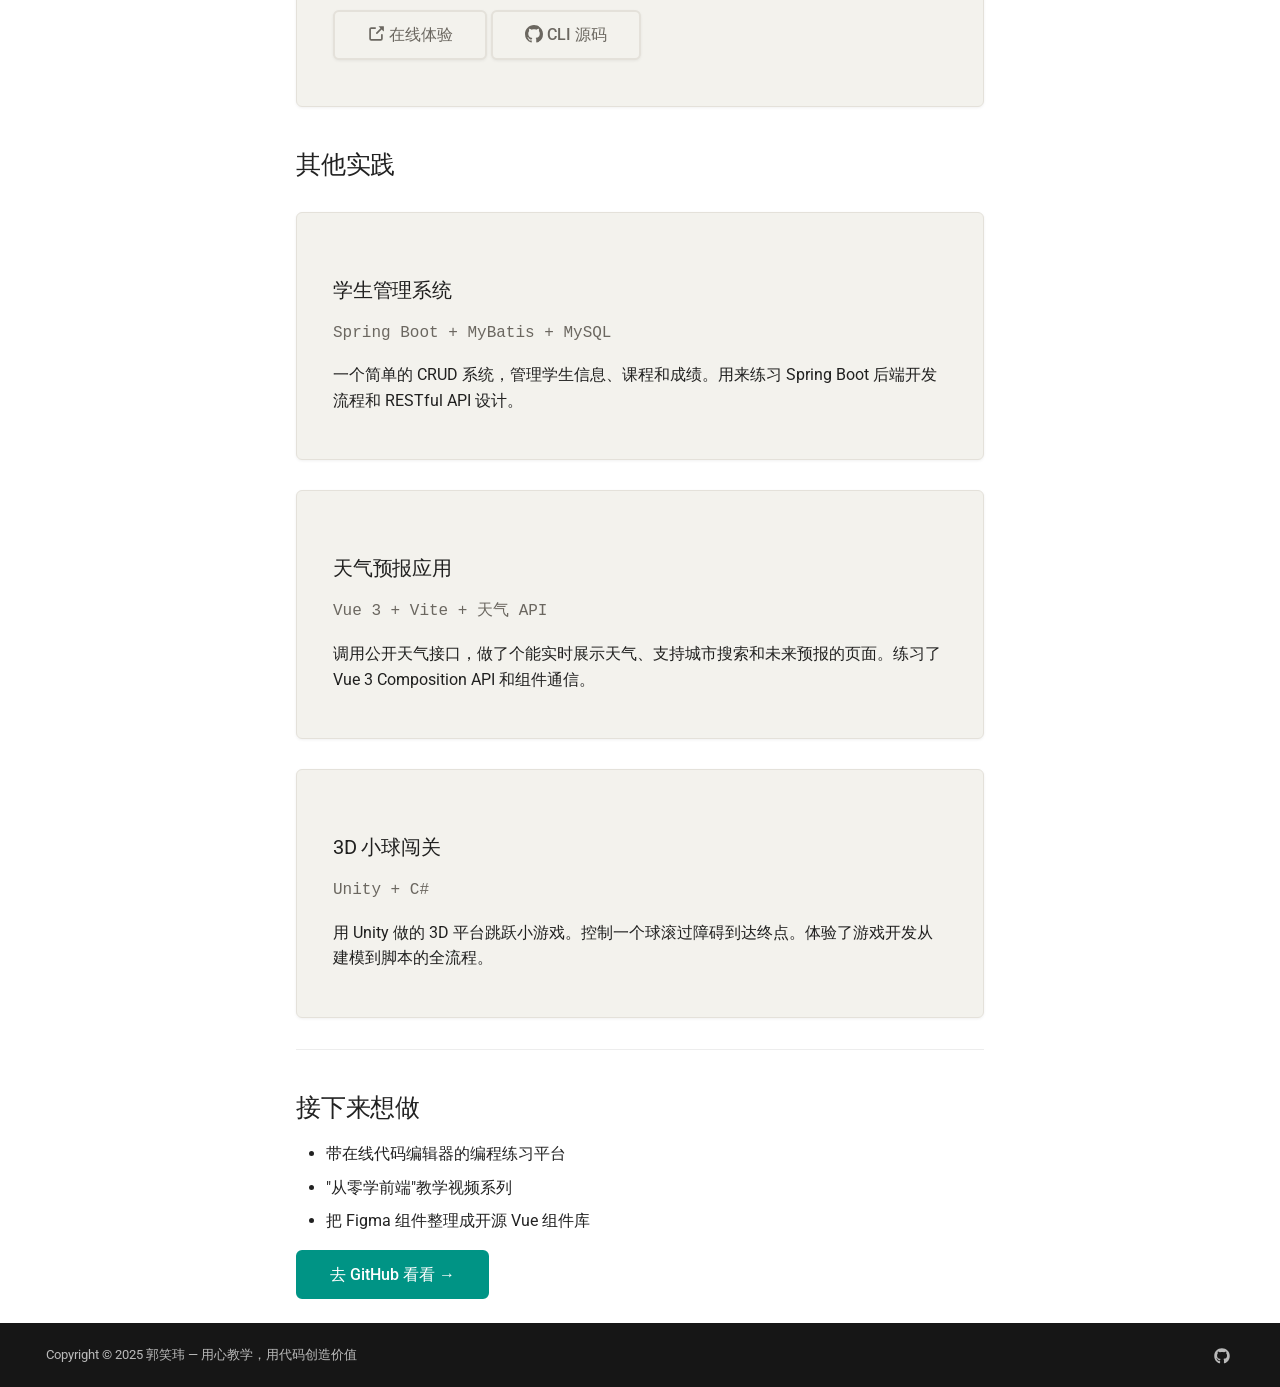
<file: projects/index.html>
<!doctype html>
<html lang="zh" class="no-js">
  <head>
    
      <meta charset="utf-8">
      <meta name="viewport" content="width=device-width,initial-scale=1">
      
        <meta name="description" content="郭笑玮的个人作品集与编程教学站点 — 计算机科学 · UI设计 · 全栈开发">
      
      
        <meta name="author" content="郭笑玮">
      
      
        <link rel="canonical" href="https://gxw072423.github.io/projects/">
      
      
        <link rel="prev" href="../about/">
      
      
        <link rel="next" href="../blog/">
      
      
        
      
      
      <link rel="icon" href="..">
      <meta name="generator" content="mkdocs-1.6.1, mkdocs-material-9.7.6">
    
    
      
        <title>🚀 项目作品 - 郭笑玮 — 编程教师</title>
      
    
    
      <link rel="stylesheet" href="../assets/stylesheets/main.484c7ddc.min.css">
      
        
        <link rel="stylesheet" href="../assets/stylesheets/palette.ab4e12ef.min.css">
      
      


    
    
      
    
    
      
        
        
        <link rel="preconnect" href="https://fonts.gstatic.com" crossorigin>
        <link rel="stylesheet" href="https://fonts.googleapis.com/css?family=Roboto:300,300i,400,400i,700,700i%7CRoboto+Mono:400,400i,700,700i&display=fallback">
        <style>:root{--md-text-font:"Roboto";--md-code-font:"Roboto Mono"}</style>
      
    
    
      <link rel="stylesheet" href="../stylesheets/extra.css">
    
    <script>__md_scope=new URL("..",location),__md_hash=e=>[...e].reduce(((e,_)=>(e<<5)-e+_.charCodeAt(0)),0),__md_get=(e,_=localStorage,t=__md_scope)=>JSON.parse(_.getItem(t.pathname+"."+e)),__md_set=(e,_,t=localStorage,a=__md_scope)=>{try{t.setItem(a.pathname+"."+e,JSON.stringify(_))}catch(e){}}</script>
    
      
  


    
    
  </head>
  
  
    
    
      
    
    
    
    
    <body dir="ltr" data-md-color-scheme="default" data-md-color-primary="teal" data-md-color-accent="orange">
  
    
    <input class="md-toggle" data-md-toggle="drawer" type="checkbox" id="__drawer" autocomplete="off">
    <input class="md-toggle" data-md-toggle="search" type="checkbox" id="__search" autocomplete="off">
    <label class="md-overlay" for="__drawer"></label>
    <div data-md-component="skip">
      
        
        <a href="#_1" class="md-skip">
          跳转至
        </a>
      
    </div>
    <div data-md-component="announce">
      
    </div>
    
    
      

  

<header class="md-header md-header--shadow md-header--lifted" data-md-component="header">
  <nav class="md-header__inner md-grid" aria-label="页眉">
    <a href=".." title="郭笑玮 — 编程教师" class="md-header__button md-logo" aria-label="郭笑玮 — 编程教师" data-md-component="logo">
      
  
  <svg xmlns="http://www.w3.org/2000/svg" viewBox="0 0 24 24"><path d="M12 8a3 3 0 0 0 3-3 3 3 0 0 0-3-3 3 3 0 0 0-3 3 3 3 0 0 0 3 3m0 3.54C9.64 9.35 6.5 8 3 8v11c3.5 0 6.64 1.35 9 3.54 2.36-2.19 5.5-3.54 9-3.54V8c-3.5 0-6.64 1.35-9 3.54"/></svg>

    </a>
    <label class="md-header__button md-icon" for="__drawer">
      
      <svg xmlns="http://www.w3.org/2000/svg" viewBox="0 0 24 24"><path d="M3 6h18v2H3zm0 5h18v2H3zm0 5h18v2H3z"/></svg>
    </label>
    <div class="md-header__title" data-md-component="header-title">
      <div class="md-header__ellipsis">
        <div class="md-header__topic">
          <span class="md-ellipsis">
            郭笑玮 — 编程教师
          </span>
        </div>
        <div class="md-header__topic" data-md-component="header-topic">
          <span class="md-ellipsis">
            
              🚀 项目作品
            
          </span>
        </div>
      </div>
    </div>
    
      
        <form class="md-header__option" data-md-component="palette">
  
    
    
    
    <input class="md-option" data-md-color-media="" data-md-color-scheme="default" data-md-color-primary="teal" data-md-color-accent="orange"  aria-label="切换暗色模式"  type="radio" name="__palette" id="__palette_0">
    
      <label class="md-header__button md-icon" title="切换暗色模式" for="__palette_1" hidden>
        <svg xmlns="http://www.w3.org/2000/svg" viewBox="0 0 24 24"><path d="m17.75 4.09-2.53 1.94.91 3.06-2.63-1.81-2.63 1.81.91-3.06-2.53-1.94L12.44 4l1.06-3 1.06 3zm3.5 6.91-1.64 1.25.59 1.98-1.7-1.17-1.7 1.17.59-1.98L15.75 11l2.06-.05L18.5 9l.69 1.95zm-2.28 4.95c.83-.08 1.72 1.1 1.19 1.85-.32.45-.66.87-1.08 1.27C15.17 23 8.84 23 4.94 19.07c-3.91-3.9-3.91-10.24 0-14.14.4-.4.82-.76 1.27-1.08.75-.53 1.93.36 1.85 1.19-.27 2.86.69 5.83 2.89 8.02a9.96 9.96 0 0 0 8.02 2.89m-1.64 2.02a12.08 12.08 0 0 1-7.8-3.47c-2.17-2.19-3.33-5-3.49-7.82-2.81 3.14-2.7 7.96.31 10.98 3.02 3.01 7.84 3.12 10.98.31"/></svg>
      </label>
    
  
    
    
    
    <input class="md-option" data-md-color-media="" data-md-color-scheme="slate" data-md-color-primary="teal" data-md-color-accent="orange"  aria-label="切换亮色模式"  type="radio" name="__palette" id="__palette_1">
    
      <label class="md-header__button md-icon" title="切换亮色模式" for="__palette_0" hidden>
        <svg xmlns="http://www.w3.org/2000/svg" viewBox="0 0 24 24"><path d="M12 7a5 5 0 0 1 5 5 5 5 0 0 1-5 5 5 5 0 0 1-5-5 5 5 0 0 1 5-5m0 2a3 3 0 0 0-3 3 3 3 0 0 0 3 3 3 3 0 0 0 3-3 3 3 0 0 0-3-3m0-7 2.39 3.42C13.65 5.15 12.84 5 12 5s-1.65.15-2.39.42zM3.34 7l4.16-.35A7.2 7.2 0 0 0 5.94 8.5c-.44.74-.69 1.5-.83 2.29zm.02 10 1.76-3.77a7.131 7.131 0 0 0 2.38 4.14zM20.65 7l-1.77 3.79a7.02 7.02 0 0 0-2.38-4.15zm-.01 10-4.14.36c.59-.51 1.12-1.14 1.54-1.86.42-.73.69-1.5.83-2.29zM12 22l-2.41-3.44c.74.27 1.55.44 2.41.44.82 0 1.63-.17 2.37-.44z"/></svg>
      </label>
    
  
</form>
      
    
    
      <script>var palette=__md_get("__palette");if(palette&&palette.color){if("(prefers-color-scheme)"===palette.color.media){var media=matchMedia("(prefers-color-scheme: light)"),input=document.querySelector(media.matches?"[data-md-color-media='(prefers-color-scheme: light)']":"[data-md-color-media='(prefers-color-scheme: dark)']");palette.color.media=input.getAttribute("data-md-color-media"),palette.color.scheme=input.getAttribute("data-md-color-scheme"),palette.color.primary=input.getAttribute("data-md-color-primary"),palette.color.accent=input.getAttribute("data-md-color-accent")}for(var[key,value]of Object.entries(palette.color))document.body.setAttribute("data-md-color-"+key,value)}</script>
    
    
    
      
      
        <label class="md-header__button md-icon" for="__search">
          
          <svg xmlns="http://www.w3.org/2000/svg" viewBox="0 0 24 24"><path d="M9.5 3A6.5 6.5 0 0 1 16 9.5c0 1.61-.59 3.09-1.56 4.23l.27.27h.79l5 5-1.5 1.5-5-5v-.79l-.27-.27A6.52 6.52 0 0 1 9.5 16 6.5 6.5 0 0 1 3 9.5 6.5 6.5 0 0 1 9.5 3m0 2C7 5 5 7 5 9.5S7 14 9.5 14 14 12 14 9.5 12 5 9.5 5"/></svg>
        </label>
        <div class="md-search" data-md-component="search" role="dialog">
  <label class="md-search__overlay" for="__search"></label>
  <div class="md-search__inner" role="search">
    <form class="md-search__form" name="search">
      <input type="text" class="md-search__input" name="query" aria-label="搜索" placeholder="搜索" autocapitalize="off" autocorrect="off" autocomplete="off" spellcheck="false" data-md-component="search-query" required>
      <label class="md-search__icon md-icon" for="__search">
        
        <svg xmlns="http://www.w3.org/2000/svg" viewBox="0 0 24 24"><path d="M9.5 3A6.5 6.5 0 0 1 16 9.5c0 1.61-.59 3.09-1.56 4.23l.27.27h.79l5 5-1.5 1.5-5-5v-.79l-.27-.27A6.52 6.52 0 0 1 9.5 16 6.5 6.5 0 0 1 3 9.5 6.5 6.5 0 0 1 9.5 3m0 2C7 5 5 7 5 9.5S7 14 9.5 14 14 12 14 9.5 12 5 9.5 5"/></svg>
        
        <svg xmlns="http://www.w3.org/2000/svg" viewBox="0 0 24 24"><path d="M20 11v2H8l5.5 5.5-1.42 1.42L4.16 12l7.92-7.92L13.5 5.5 8 11z"/></svg>
      </label>
      <nav class="md-search__options" aria-label="查找">
        
          <a href="javascript:void(0)" class="md-search__icon md-icon" title="分享" aria-label="分享" data-clipboard data-clipboard-text="" data-md-component="search-share" tabindex="-1">
            
            <svg xmlns="http://www.w3.org/2000/svg" viewBox="0 0 24 24"><path d="M18 16.08c-.76 0-1.44.3-1.96.77L8.91 12.7c.05-.23.09-.46.09-.7s-.04-.47-.09-.7l7.05-4.11c.54.5 1.25.81 2.04.81a3 3 0 0 0 3-3 3 3 0 0 0-3-3 3 3 0 0 0-3 3c0 .24.04.47.09.7L8.04 9.81C7.5 9.31 6.79 9 6 9a3 3 0 0 0-3 3 3 3 0 0 0 3 3c.79 0 1.5-.31 2.04-.81l7.12 4.15c-.05.21-.08.43-.08.66 0 1.61 1.31 2.91 2.92 2.91s2.92-1.3 2.92-2.91A2.92 2.92 0 0 0 18 16.08"/></svg>
          </a>
        
        <button type="reset" class="md-search__icon md-icon" title="清空当前内容" aria-label="清空当前内容" tabindex="-1">
          
          <svg xmlns="http://www.w3.org/2000/svg" viewBox="0 0 24 24"><path d="M19 6.41 17.59 5 12 10.59 6.41 5 5 6.41 10.59 12 5 17.59 6.41 19 12 13.41 17.59 19 19 17.59 13.41 12z"/></svg>
        </button>
      </nav>
      
        <div class="md-search__suggest" data-md-component="search-suggest"></div>
      
    </form>
    <div class="md-search__output">
      <div class="md-search__scrollwrap" tabindex="0" data-md-scrollfix>
        <div class="md-search-result" data-md-component="search-result">
          <div class="md-search-result__meta">
            正在初始化搜索引擎
          </div>
          <ol class="md-search-result__list" role="presentation"></ol>
        </div>
      </div>
    </div>
  </div>
</div>
      
    
    
      <div class="md-header__source">
        <a href="https://github.com/gxw072423/teacher-portfolio" title="前往仓库" class="md-source" data-md-component="source">
  <div class="md-source__icon md-icon">
    
    <svg xmlns="http://www.w3.org/2000/svg" viewBox="0 0 512 512"><!--! Font Awesome Free 7.1.0 by @fontawesome - https://fontawesome.com License - https://fontawesome.com/license/free (Icons: CC BY 4.0, Fonts: SIL OFL 1.1, Code: MIT License) Copyright 2025 Fonticons, Inc.--><path d="M173.9 397.4c0 2-2.3 3.6-5.2 3.6-3.3.3-5.6-1.3-5.6-3.6 0-2 2.3-3.6 5.2-3.6 3-.3 5.6 1.3 5.6 3.6m-31.1-4.5c-.7 2 1.3 4.3 4.3 4.9 2.6 1 5.6 0 6.2-2s-1.3-4.3-4.3-5.2c-2.6-.7-5.5.3-6.2 2.3m44.2-1.7c-2.9.7-4.9 2.6-4.6 4.9.3 2 2.9 3.3 5.9 2.6 2.9-.7 4.9-2.6 4.6-4.6-.3-1.9-3-3.2-5.9-2.9M252.8 8C114.1 8 8 113.3 8 252c0 110.9 69.8 205.8 169.5 239.2 12.8 2.3 17.3-5.6 17.3-12.1 0-6.2-.3-40.4-.3-61.4 0 0-70 15-84.7-29.8 0 0-11.4-29.1-27.8-36.6 0 0-22.9-15.7 1.6-15.4 0 0 24.9 2 38.6 25.8 21.9 38.6 58.6 27.5 72.9 20.9 2.3-16 8.8-27.1 16-33.7-55.9-6.2-112.3-14.3-112.3-110.5 0-27.5 7.6-41.3 23.6-58.9-2.6-6.5-11.1-33.3 2.6-67.9 20.9-6.5 69 27 69 27 20-5.6 41.5-8.5 62.8-8.5s42.8 2.9 62.8 8.5c0 0 48.1-33.6 69-27 13.7 34.7 5.2 61.4 2.6 67.9 16 17.7 25.8 31.5 25.8 58.9 0 96.5-58.9 104.2-114.8 110.5 9.2 7.9 17 22.9 17 46.4 0 33.7-.3 75.4-.3 83.6 0 6.5 4.6 14.4 17.3 12.1C436.2 457.8 504 362.9 504 252 504 113.3 391.5 8 252.8 8M105.2 352.9c-1.3 1-1 3.3.7 5.2 1.6 1.6 3.9 2.3 5.2 1 1.3-1 1-3.3-.7-5.2-1.6-1.6-3.9-2.3-5.2-1m-10.8-8.1c-.7 1.3.3 2.9 2.3 3.9 1.6 1 3.6.7 4.3-.7.7-1.3-.3-2.9-2.3-3.9-2-.6-3.6-.3-4.3.7m32.4 35.6c-1.6 1.3-1 4.3 1.3 6.2 2.3 2.3 5.2 2.6 6.5 1 1.3-1.3.7-4.3-1.3-6.2-2.2-2.3-5.2-2.6-6.5-1m-11.4-14.7c-1.6 1-1.6 3.6 0 5.9s4.3 3.3 5.6 2.3c1.6-1.3 1.6-3.9 0-6.2-1.4-2.3-4-3.3-5.6-2"/></svg>
  </div>
  <div class="md-source__repository">
    gxw072423/teacher-portfolio
  </div>
</a>
      </div>
    
  </nav>
  
    
      
<nav class="md-tabs" aria-label="标签" data-md-component="tabs">
  <div class="md-grid">
    <ul class="md-tabs__list">
      
        
  
  
  
  
    <li class="md-tabs__item">
      <a href=".." class="md-tabs__link">
        
  
  
    
  
  🏠 首页

      </a>
    </li>
  

      
        
  
  
  
  
    <li class="md-tabs__item">
      <a href="../about/" class="md-tabs__link">
        
  
  
    
  
  👤 关于我

      </a>
    </li>
  

      
        
  
  
  
    
  
  
    <li class="md-tabs__item md-tabs__item--active">
      <a href="./" class="md-tabs__link">
        
  
  
    
  
  🚀 项目作品

      </a>
    </li>
  

      
        
  
  
  
  
    <li class="md-tabs__item">
      <a href="../blog/" class="md-tabs__link">
        
  
  
    
  
  📝 技术文章

      </a>
    </li>
  

      
    </ul>
  </div>
</nav>
    
  
</header>
    
    <div class="md-container" data-md-component="container">
      
      
        
      
      <main class="md-main" data-md-component="main">
        <div class="md-main__inner md-grid">
          
            
              
              <div class="md-sidebar md-sidebar--primary" data-md-component="sidebar" data-md-type="navigation" >
                <div class="md-sidebar__scrollwrap">
                  <div class="md-sidebar__inner">
                    


  


<nav class="md-nav md-nav--primary md-nav--lifted" aria-label="导航栏" data-md-level="0">
  <label class="md-nav__title" for="__drawer">
    <a href=".." title="郭笑玮 — 编程教师" class="md-nav__button md-logo" aria-label="郭笑玮 — 编程教师" data-md-component="logo">
      
  
  <svg xmlns="http://www.w3.org/2000/svg" viewBox="0 0 24 24"><path d="M12 8a3 3 0 0 0 3-3 3 3 0 0 0-3-3 3 3 0 0 0-3 3 3 3 0 0 0 3 3m0 3.54C9.64 9.35 6.5 8 3 8v11c3.5 0 6.64 1.35 9 3.54 2.36-2.19 5.5-3.54 9-3.54V8c-3.5 0-6.64 1.35-9 3.54"/></svg>

    </a>
    郭笑玮 — 编程教师
  </label>
  
    <div class="md-nav__source">
      <a href="https://github.com/gxw072423/teacher-portfolio" title="前往仓库" class="md-source" data-md-component="source">
  <div class="md-source__icon md-icon">
    
    <svg xmlns="http://www.w3.org/2000/svg" viewBox="0 0 512 512"><!--! Font Awesome Free 7.1.0 by @fontawesome - https://fontawesome.com License - https://fontawesome.com/license/free (Icons: CC BY 4.0, Fonts: SIL OFL 1.1, Code: MIT License) Copyright 2025 Fonticons, Inc.--><path d="M173.9 397.4c0 2-2.3 3.6-5.2 3.6-3.3.3-5.6-1.3-5.6-3.6 0-2 2.3-3.6 5.2-3.6 3-.3 5.6 1.3 5.6 3.6m-31.1-4.5c-.7 2 1.3 4.3 4.3 4.9 2.6 1 5.6 0 6.2-2s-1.3-4.3-4.3-5.2c-2.6-.7-5.5.3-6.2 2.3m44.2-1.7c-2.9.7-4.9 2.6-4.6 4.9.3 2 2.9 3.3 5.9 2.6 2.9-.7 4.9-2.6 4.6-4.6-.3-1.9-3-3.2-5.9-2.9M252.8 8C114.1 8 8 113.3 8 252c0 110.9 69.8 205.8 169.5 239.2 12.8 2.3 17.3-5.6 17.3-12.1 0-6.2-.3-40.4-.3-61.4 0 0-70 15-84.7-29.8 0 0-11.4-29.1-27.8-36.6 0 0-22.9-15.7 1.6-15.4 0 0 24.9 2 38.6 25.8 21.9 38.6 58.6 27.5 72.9 20.9 2.3-16 8.8-27.1 16-33.7-55.9-6.2-112.3-14.3-112.3-110.5 0-27.5 7.6-41.3 23.6-58.9-2.6-6.5-11.1-33.3 2.6-67.9 20.9-6.5 69 27 69 27 20-5.6 41.5-8.5 62.8-8.5s42.8 2.9 62.8 8.5c0 0 48.1-33.6 69-27 13.7 34.7 5.2 61.4 2.6 67.9 16 17.7 25.8 31.5 25.8 58.9 0 96.5-58.9 104.2-114.8 110.5 9.2 7.9 17 22.9 17 46.4 0 33.7-.3 75.4-.3 83.6 0 6.5 4.6 14.4 17.3 12.1C436.2 457.8 504 362.9 504 252 504 113.3 391.5 8 252.8 8M105.2 352.9c-1.3 1-1 3.3.7 5.2 1.6 1.6 3.9 2.3 5.2 1 1.3-1 1-3.3-.7-5.2-1.6-1.6-3.9-2.3-5.2-1m-10.8-8.1c-.7 1.3.3 2.9 2.3 3.9 1.6 1 3.6.7 4.3-.7.7-1.3-.3-2.9-2.3-3.9-2-.6-3.6-.3-4.3.7m32.4 35.6c-1.6 1.3-1 4.3 1.3 6.2 2.3 2.3 5.2 2.6 6.5 1 1.3-1.3.7-4.3-1.3-6.2-2.2-2.3-5.2-2.6-6.5-1m-11.4-14.7c-1.6 1-1.6 3.6 0 5.9s4.3 3.3 5.6 2.3c1.6-1.3 1.6-3.9 0-6.2-1.4-2.3-4-3.3-5.6-2"/></svg>
  </div>
  <div class="md-source__repository">
    gxw072423/teacher-portfolio
  </div>
</a>
    </div>
  
  <ul class="md-nav__list" data-md-scrollfix>
    
      
      
  
  
  
  
    <li class="md-nav__item">
      <a href=".." class="md-nav__link">
        
  
  
  <span class="md-ellipsis">
    
  
    🏠 首页
  

    
  </span>
  
  

      </a>
    </li>
  

    
      
      
  
  
  
  
    <li class="md-nav__item">
      <a href="../about/" class="md-nav__link">
        
  
  
  <span class="md-ellipsis">
    
  
    👤 关于我
  

    
  </span>
  
  

      </a>
    </li>
  

    
      
      
  
  
    
  
  
  
    <li class="md-nav__item md-nav__item--active">
      
      <input class="md-nav__toggle md-toggle" type="checkbox" id="__toc">
      
      
        
      
      
        <label class="md-nav__link md-nav__link--active" for="__toc">
          
  
  
  <span class="md-ellipsis">
    
  
    🚀 项目作品
  

    
  </span>
  
  

          <span class="md-nav__icon md-icon"></span>
        </label>
      
      <a href="./" class="md-nav__link md-nav__link--active">
        
  
  
  <span class="md-ellipsis">
    
  
    🚀 项目作品
  

    
  </span>
  
  

      </a>
      
        

<nav class="md-nav md-nav--secondary" aria-label="目录">
  
  
  
    
  
  
    <label class="md-nav__title" for="__toc">
      <span class="md-nav__icon md-icon"></span>
      目录
    </label>
    <ul class="md-nav__list" data-md-component="toc" data-md-scrollfix>
      
        <li class="md-nav__item">
  <a href="#_2" class="md-nav__link">
    <span class="md-ellipsis">
      
        毕业设计：校园二手交易平台
      
    </span>
  </a>
  
</li>
      
        <li class="md-nav__item">
  <a href="#_3" class="md-nav__link">
    <span class="md-ellipsis">
      
        个人作品集网站
      
    </span>
  </a>
  
</li>
      
        <li class="md-nav__item">
  <a href="#_4" class="md-nav__link">
    <span class="md-ellipsis">
      
        🎨 像素画生成器
      
    </span>
  </a>
  
</li>
      
        <li class="md-nav__item">
  <a href="#python" class="md-nav__link">
    <span class="md-ellipsis">
      
        🐍 Python 编程练习题生成器
      
    </span>
  </a>
  
</li>
      
        <li class="md-nav__item">
  <a href="#_5" class="md-nav__link">
    <span class="md-ellipsis">
      
        其他实践
      
    </span>
  </a>
  
    <nav class="md-nav" aria-label="其他实践">
      <ul class="md-nav__list">
        
          <li class="md-nav__item">
  <a href="#_6" class="md-nav__link">
    <span class="md-ellipsis">
      
        学生管理系统
      
    </span>
  </a>
  
</li>
        
          <li class="md-nav__item">
  <a href="#_7" class="md-nav__link">
    <span class="md-ellipsis">
      
        天气预报应用
      
    </span>
  </a>
  
</li>
        
          <li class="md-nav__item">
  <a href="#3d" class="md-nav__link">
    <span class="md-ellipsis">
      
        3D 小球闯关
      
    </span>
  </a>
  
</li>
        
      </ul>
    </nav>
  
</li>
      
        <li class="md-nav__item">
  <a href="#_8" class="md-nav__link">
    <span class="md-ellipsis">
      
        接下来想做
      
    </span>
  </a>
  
</li>
      
    </ul>
  
</nav>
      
    </li>
  

    
      
      
  
  
  
  
    <li class="md-nav__item">
      <a href="../blog/" class="md-nav__link">
        
  
  
  <span class="md-ellipsis">
    
  
    📝 技术文章
  

    
  </span>
  
  

      </a>
    </li>
  

    
  </ul>
</nav>
                  </div>
                </div>
              </div>
            
            
              
              <div class="md-sidebar md-sidebar--secondary" data-md-component="sidebar" data-md-type="toc" >
                <div class="md-sidebar__scrollwrap">
                  <div class="md-sidebar__inner">
                    

<nav class="md-nav md-nav--secondary" aria-label="目录">
  
  
  
    
  
  
    <label class="md-nav__title" for="__toc">
      <span class="md-nav__icon md-icon"></span>
      目录
    </label>
    <ul class="md-nav__list" data-md-component="toc" data-md-scrollfix>
      
        <li class="md-nav__item">
  <a href="#_2" class="md-nav__link">
    <span class="md-ellipsis">
      
        毕业设计：校园二手交易平台
      
    </span>
  </a>
  
</li>
      
        <li class="md-nav__item">
  <a href="#_3" class="md-nav__link">
    <span class="md-ellipsis">
      
        个人作品集网站
      
    </span>
  </a>
  
</li>
      
        <li class="md-nav__item">
  <a href="#_4" class="md-nav__link">
    <span class="md-ellipsis">
      
        🎨 像素画生成器
      
    </span>
  </a>
  
</li>
      
        <li class="md-nav__item">
  <a href="#python" class="md-nav__link">
    <span class="md-ellipsis">
      
        🐍 Python 编程练习题生成器
      
    </span>
  </a>
  
</li>
      
        <li class="md-nav__item">
  <a href="#_5" class="md-nav__link">
    <span class="md-ellipsis">
      
        其他实践
      
    </span>
  </a>
  
    <nav class="md-nav" aria-label="其他实践">
      <ul class="md-nav__list">
        
          <li class="md-nav__item">
  <a href="#_6" class="md-nav__link">
    <span class="md-ellipsis">
      
        学生管理系统
      
    </span>
  </a>
  
</li>
        
          <li class="md-nav__item">
  <a href="#_7" class="md-nav__link">
    <span class="md-ellipsis">
      
        天气预报应用
      
    </span>
  </a>
  
</li>
        
          <li class="md-nav__item">
  <a href="#3d" class="md-nav__link">
    <span class="md-ellipsis">
      
        3D 小球闯关
      
    </span>
  </a>
  
</li>
        
      </ul>
    </nav>
  
</li>
      
        <li class="md-nav__item">
  <a href="#_8" class="md-nav__link">
    <span class="md-ellipsis">
      
        接下来想做
      
    </span>
  </a>
  
</li>
      
    </ul>
  
</nav>
                  </div>
                </div>
              </div>
            
          
          
            <div class="md-content" data-md-component="content">
              
                



  


              
              <article class="md-content__inner md-typeset">
                
                  



<h1 id="_1">项目作品</h1>
<h2 id="_2">毕业设计：校园二手交易平台</h2>
<div class="proj">
<div class="stack">Figma / HTML / CSS / JavaScript</div>
<p>这是我花心思最多的项目。为大学校园做了一款二手交易平台的 UI 设计和前端实现。</p>
<p>从用户调研开始，画信息架构、做线框图，再到视觉设计和高保真原型——在 Figma 里反复打磨。设计完成后，用原生 HTML/CSS/JS 实现了商品列表、详情页、发布页、聊天界面等核心页面，也做了响应式适配。</p>
<p>具体产出：40+ 页 Figma 高保真设计稿、组件库和设计规范、核心页面代码、手机和桌面端适配。</p>
<p><strong>学到的</strong>：设计不是画图，是解决问题。好的 UI 让用户不用思考就知道下一步该做什么。</p>
</div>
<h2 id="_3">个人作品集网站</h2>
<div class="proj">
<div class="stack">Python / MkDocs / CSS / GitHub Pages</div>
<p>就是你正在看的这个网站。和 Claude Code 协作完成的——我描述想要的效果，AI 帮我写代码，我做决策和调整。整个过程像一次"结对编程"。</p>
<p>技术细节：基于 MkDocs 搭建，手写了自定义 CSS，全部内容用 Markdown 编写，通过 GitHub Pages 免费托管。</p>
</div>
<h2 id="_4">🎨 像素画生成器</h2>
<div class="proj">
<div class="stack">Vue 3 + Canvas API + GitHub Pages</div>
<p>独立开发的一个纯前端图像处理工具。上传照片，拖动滑块就能实时看到像素化效果——支持原始色彩、复古6色和黑白三种模式，做好的图可以一键下载 PNG。</p>
<p><a class="md-button" href="https://gxw072423.github.io/pixel-art/"><span class="twemoji"><svg xmlns="http://www.w3.org/2000/svg" viewBox="0 0 16 16"><path d="M3.75 2h3.5a.75.75 0 0 1 0 1.5h-3.5a.25.25 0 0 0-.25.25v8.5c0 .138.112.25.25.25h8.5a.25.25 0 0 0 .25-.25v-3.5a.75.75 0 0 1 1.5 0v3.5A1.75 1.75 0 0 1 12.25 14h-8.5A1.75 1.75 0 0 1 2 12.25v-8.5C2 2.784 2.784 2 3.75 2m6.854-1h4.146a.25.25 0 0 1 .25.25v4.146a.25.25 0 0 1-.427.177L13.03 4.03 9.28 7.78a.75.75 0 0 1-1.042-.018.75.75 0 0 1-.018-1.042l3.75-3.75-1.543-1.543A.25.25 0 0 1 10.604 1"/></svg></span> 在线体验</a> <a class="md-button" href="https://github.com/gxw072423/pixel-art"><span class="twemoji"><svg xmlns="http://www.w3.org/2000/svg" viewBox="0 0 16 16"><path d="M8 0c4.42 0 8 3.58 8 8a8.01 8.01 0 0 1-5.45 7.59c-.4.08-.55-.17-.55-.38 0-.27.01-1.13.01-2.2 0-.75-.25-1.23-.54-1.48 1.78-.2 3.65-.88 3.65-3.95 0-.88-.31-1.59-.82-2.15.08-.2.36-1.02-.08-2.12 0 0-.67-.22-2.2.82-.64-.18-1.32-.27-2-.27s-1.36.09-2 .27c-1.53-1.03-2.2-.82-2.2-.82-.44 1.1-.16 1.92-.08 2.12-.51.56-.82 1.28-.82 2.15 0 3.06 1.86 3.75 3.64 3.95-.23.2-.44.55-.51 1.07-.46.21-1.61.55-2.33-.66-.15-.24-.6-.83-1.23-.82-.67.01-.27.38.01.53.34.19.73.9.82 1.13.16.45.68 1.31 2.69.94 0 .67.01 1.3.01 1.49 0 .21-.15.45-.55.38A7.995 7.995 0 0 1 0 8c0-4.42 3.58-8 8-8"/></svg></span> 源码</a></p>
</div>
<h2 id="python">🐍 Python 编程练习题生成器</h2>
<div class="proj">
<div class="stack">Python 3.12 · 零外部依赖 · 纯标准库</div>
<p>一个命令行工具，一行命令自动生成编程练习题。覆盖变量运算、条件判断、循环、函数、列表与字符串 5 大分类，每道题都附带参考答案和测试用例——拿来就能用。</p>
<p>支持随机抽题、按分类和难度筛选、批量生成、导出 Markdown 文件。</p>
<p><a class="md-button" href="https://gxw072423.github.io/code-exercise-web/"><span class="twemoji"><svg xmlns="http://www.w3.org/2000/svg" viewBox="0 0 16 16"><path d="M3.75 2h3.5a.75.75 0 0 1 0 1.5h-3.5a.25.25 0 0 0-.25.25v8.5c0 .138.112.25.25.25h8.5a.25.25 0 0 0 .25-.25v-3.5a.75.75 0 0 1 1.5 0v3.5A1.75 1.75 0 0 1 12.25 14h-8.5A1.75 1.75 0 0 1 2 12.25v-8.5C2 2.784 2.784 2 3.75 2m6.854-1h4.146a.25.25 0 0 1 .25.25v4.146a.25.25 0 0 1-.427.177L13.03 4.03 9.28 7.78a.75.75 0 0 1-1.042-.018.75.75 0 0 1-.018-1.042l3.75-3.75-1.543-1.543A.25.25 0 0 1 10.604 1"/></svg></span> 在线体验</a> <a class="md-button" href="https://github.com/gxw072423/code-exercise-gen"><span class="twemoji"><svg xmlns="http://www.w3.org/2000/svg" viewBox="0 0 16 16"><path d="M8 0c4.42 0 8 3.58 8 8a8.01 8.01 0 0 1-5.45 7.59c-.4.08-.55-.17-.55-.38 0-.27.01-1.13.01-2.2 0-.75-.25-1.23-.54-1.48 1.78-.2 3.65-.88 3.65-3.95 0-.88-.31-1.59-.82-2.15.08-.2.36-1.02-.08-2.12 0 0-.67-.22-2.2.82-.64-.18-1.32-.27-2-.27s-1.36.09-2 .27c-1.53-1.03-2.2-.82-2.2-.82-.44 1.1-.16 1.92-.08 2.12-.51.56-.82 1.28-.82 2.15 0 3.06 1.86 3.75 3.64 3.95-.23.2-.44.55-.51 1.07-.46.21-1.61.55-2.33-.66-.15-.24-.6-.83-1.23-.82-.67.01-.27.38.01.53.34.19.73.9.82 1.13.16.45.68 1.31 2.69.94 0 .67.01 1.3.01 1.49 0 .21-.15.45-.55.38A7.995 7.995 0 0 1 0 8c0-4.42 3.58-8 8-8"/></svg></span> CLI 源码</a></p>
</div>
<h2 id="_5">其他实践</h2>
<div class="proj">
<h3 id="_6">学生管理系统</h3>
<div class="stack">Spring Boot + MyBatis + MySQL</div>
<p>一个简单的 CRUD 系统，管理学生信息、课程和成绩。用来练习 Spring Boot 后端开发流程和 RESTful API 设计。</p>
</div>
<div class="proj">
<h3 id="_7">天气预报应用</h3>
<div class="stack">Vue 3 + Vite + 天气 API</div>
<p>调用公开天气接口，做了个能实时展示天气、支持城市搜索和未来预报的页面。练习了 Vue 3 Composition API 和组件通信。</p>
</div>
<div class="proj">
<h3 id="3d">3D 小球闯关</h3>
<div class="stack">Unity + C#</div>
<p>用 Unity 做的 3D 平台跳跃小游戏。控制一个球滚过障碍到达终点。体验了游戏开发从建模到脚本的全流程。</p>
</div>
<hr />
<h2 id="_8">接下来想做</h2>
<ul>
<li>带在线代码编辑器的编程练习平台</li>
<li>"从零学前端"教学视频系列</li>
<li>把 Figma 组件整理成开源 Vue 组件库</li>
</ul>
<p><a class="md-button md-button--primary" href="https://github.com/gxw072423">去 GitHub 看看 →</a></p>









  



  <form class="md-feedback" name="feedback" hidden>
    <fieldset>
      <legend class="md-feedback__title">
        觉得有帮助吗？
      </legend>
      <div class="md-feedback__inner">
        <div class="md-feedback__list">
          
            <button class="md-feedback__icon md-icon" type="submit" title="有帮助" data-md-value="good">
              <svg xmlns="http://www.w3.org/2000/svg" viewBox="0 0 24 24"><path d="M20 12a8 8 0 0 0-8-8 8 8 0 0 0-8 8 8 8 0 0 0 8 8 8 8 0 0 0 8-8m2 0a10 10 0 0 1-10 10A10 10 0 0 1 2 12 10 10 0 0 1 12 2a10 10 0 0 1 10 10M10 9.5c0 .8-.7 1.5-1.5 1.5S7 10.3 7 9.5 7.7 8 8.5 8s1.5.7 1.5 1.5m7 0c0 .8-.7 1.5-1.5 1.5S14 10.3 14 9.5 14.7 8 15.5 8s1.5.7 1.5 1.5m-5 7.73c-1.75 0-3.29-.73-4.19-1.81L9.23 14c.45.72 1.52 1.23 2.77 1.23s2.32-.51 2.77-1.23l1.42 1.42c-.9 1.08-2.44 1.81-4.19 1.81"/></svg>
            </button>
          
            <button class="md-feedback__icon md-icon" type="submit" title="可以改进" data-md-value="bad">
              <svg xmlns="http://www.w3.org/2000/svg" viewBox="0 0 24 24"><path d="M20 12a8 8 0 0 0-8-8 8 8 0 0 0-8 8 8 8 0 0 0 8 8 8 8 0 0 0 8-8m2 0a10 10 0 0 1-10 10A10 10 0 0 1 2 12 10 10 0 0 1 12 2a10 10 0 0 1 10 10m-6.5-4c.8 0 1.5.7 1.5 1.5s-.7 1.5-1.5 1.5-1.5-.7-1.5-1.5.7-1.5 1.5-1.5M10 9.5c0 .8-.7 1.5-1.5 1.5S7 10.3 7 9.5 7.7 8 8.5 8s1.5.7 1.5 1.5m2 4.5c1.75 0 3.29.72 4.19 1.81l-1.42 1.42C14.32 16.5 13.25 16 12 16s-2.32.5-2.77 1.23l-1.42-1.42C8.71 14.72 10.25 14 12 14"/></svg>
            </button>
          
        </div>
        <div class="md-feedback__note">
          
            <div data-md-value="good" hidden>
              
              
                
              
              
              
                
                
              
              谢谢你的反馈！
            </div>
          
            <div data-md-value="bad" hidden>
              
              
                
              
              
              
                
                
              
              我会继续改进的！
            </div>
          
        </div>
      </div>
    </fieldset>
  </form>


                
              </article>
            </div>
          
          
<script>var target=document.getElementById(location.hash.slice(1));target&&target.name&&(target.checked=target.name.startsWith("__tabbed_"))</script>
        </div>
        
          <button type="button" class="md-top md-icon" data-md-component="top" hidden>
  
  <svg xmlns="http://www.w3.org/2000/svg" viewBox="0 0 24 24"><path d="M13 20h-2V8l-5.5 5.5-1.42-1.42L12 4.16l7.92 7.92-1.42 1.42L13 8z"/></svg>
  回到页面顶部
</button>
        
      </main>
      
        <footer class="md-footer">
  
  <div class="md-footer-meta md-typeset">
    <div class="md-footer-meta__inner md-grid">
      <div class="md-copyright">
  
    <div class="md-copyright__highlight">
      Copyright &copy; 2025 郭笑玮 — 用心教学，用代码创造价值
    </div>
  
  
</div>
      
        
<div class="md-social">
  
    
    
    
    
    <a href="https://github.com/gxw072423" target="_blank" rel="noopener" title="GitHub" class="md-social__link">
      <svg xmlns="http://www.w3.org/2000/svg" viewBox="0 0 512 512"><!--! Font Awesome Free 7.1.0 by @fontawesome - https://fontawesome.com License - https://fontawesome.com/license/free (Icons: CC BY 4.0, Fonts: SIL OFL 1.1, Code: MIT License) Copyright 2025 Fonticons, Inc.--><path d="M173.9 397.4c0 2-2.3 3.6-5.2 3.6-3.3.3-5.6-1.3-5.6-3.6 0-2 2.3-3.6 5.2-3.6 3-.3 5.6 1.3 5.6 3.6m-31.1-4.5c-.7 2 1.3 4.3 4.3 4.9 2.6 1 5.6 0 6.2-2s-1.3-4.3-4.3-5.2c-2.6-.7-5.5.3-6.2 2.3m44.2-1.7c-2.9.7-4.9 2.6-4.6 4.9.3 2 2.9 3.3 5.9 2.6 2.9-.7 4.9-2.6 4.6-4.6-.3-1.9-3-3.2-5.9-2.9M252.8 8C114.1 8 8 113.3 8 252c0 110.9 69.8 205.8 169.5 239.2 12.8 2.3 17.3-5.6 17.3-12.1 0-6.2-.3-40.4-.3-61.4 0 0-70 15-84.7-29.8 0 0-11.4-29.1-27.8-36.6 0 0-22.9-15.7 1.6-15.4 0 0 24.9 2 38.6 25.8 21.9 38.6 58.6 27.5 72.9 20.9 2.3-16 8.8-27.1 16-33.7-55.9-6.2-112.3-14.3-112.3-110.5 0-27.5 7.6-41.3 23.6-58.9-2.6-6.5-11.1-33.3 2.6-67.9 20.9-6.5 69 27 69 27 20-5.6 41.5-8.5 62.8-8.5s42.8 2.9 62.8 8.5c0 0 48.1-33.6 69-27 13.7 34.7 5.2 61.4 2.6 67.9 16 17.7 25.8 31.5 25.8 58.9 0 96.5-58.9 104.2-114.8 110.5 9.2 7.9 17 22.9 17 46.4 0 33.7-.3 75.4-.3 83.6 0 6.5 4.6 14.4 17.3 12.1C436.2 457.8 504 362.9 504 252 504 113.3 391.5 8 252.8 8M105.2 352.9c-1.3 1-1 3.3.7 5.2 1.6 1.6 3.9 2.3 5.2 1 1.3-1 1-3.3-.7-5.2-1.6-1.6-3.9-2.3-5.2-1m-10.8-8.1c-.7 1.3.3 2.9 2.3 3.9 1.6 1 3.6.7 4.3-.7.7-1.3-.3-2.9-2.3-3.9-2-.6-3.6-.3-4.3.7m32.4 35.6c-1.6 1.3-1 4.3 1.3 6.2 2.3 2.3 5.2 2.6 6.5 1 1.3-1.3.7-4.3-1.3-6.2-2.2-2.3-5.2-2.6-6.5-1m-11.4-14.7c-1.6 1-1.6 3.6 0 5.9s4.3 3.3 5.6 2.3c1.6-1.3 1.6-3.9 0-6.2-1.4-2.3-4-3.3-5.6-2"/></svg>
    </a>
  
</div>
      
    </div>
  </div>
</footer>
      
    </div>
    <div class="md-dialog" data-md-component="dialog">
      <div class="md-dialog__inner md-typeset"></div>
    </div>
    
      <div class="md-progress" data-md-component="progress" role="progressbar"></div>
    
    
    
      
      
      <script id="__config" type="application/json">{"annotate": null, "base": "..", "features": ["navigation.instant", "navigation.instant.progress", "navigation.tracking", "navigation.tabs", "navigation.tabs.sticky", "navigation.top", "navigation.path", "navigation.indexes", "search.suggest", "search.highlight", "search.share", "content.code.copy", "content.code.annotate", "content.action.edit", "toc.follow", "header.autohide"], "search": "../assets/javascripts/workers/search.2c215733.min.js", "tags": null, "translations": {"clipboard.copied": "\u5df2\u590d\u5236", "clipboard.copy": "\u590d\u5236", "search.result.more.one": "\u5728\u8be5\u9875\u4e0a\u8fd8\u6709 1 \u4e2a\u7b26\u5408\u6761\u4ef6\u7684\u7ed3\u679c", "search.result.more.other": "\u5728\u8be5\u9875\u4e0a\u8fd8\u6709 # \u4e2a\u7b26\u5408\u6761\u4ef6\u7684\u7ed3\u679c", "search.result.none": "\u6ca1\u6709\u627e\u5230\u7b26\u5408\u6761\u4ef6\u7684\u7ed3\u679c", "search.result.one": "\u627e\u5230 1 \u4e2a\u7b26\u5408\u6761\u4ef6\u7684\u7ed3\u679c", "search.result.other": "# \u4e2a\u7b26\u5408\u6761\u4ef6\u7684\u7ed3\u679c", "search.result.placeholder": "\u952e\u5165\u4ee5\u5f00\u59cb\u641c\u7d22", "search.result.term.missing": "\u7f3a\u5c11", "select.version": "\u9009\u62e9\u5f53\u524d\u7248\u672c"}, "version": null}</script>
    
    
      <script src="../assets/javascripts/bundle.79ae519e.min.js"></script>
      
    
  </body>
</html>
</file>
<file: stylesheets/extra.css>
/* ═══════════════════════════════════════════
   郭笑玮 · 编程教师作品集
   Design: "Botanical Code" — green + warm amber
   Growth, learning, cultivation. A designer
   who codes, a teacher who builds.
   ═══════════════════════════════════════════ */

/* ── Design tokens: override Material defaults ── */

:root {
  /* Primary — forest green (growth, learning) */
  --md-primary-fg-color: #2d6246;
  --md-primary-fg-color--light: #3d7a5a;
  --md-primary-fg-color--dark: #1e4632;
  --md-primary-bg-color: #fff;
  --md-primary-bg-color--light: hsla(0, 0%, 100%, .7);

  /* Accent — warm amber (friendly, teacher energy) */
  --md-accent-fg-color: #c8813b;
  --md-accent-fg-color--transparent: rgba(200, 129, 59, .1);

  /* Background & text */
  --md-default-bg-color: #fafaf7;
  --md-typeset-color: #1e1d1a;
  --md-typeset-color--medium: #6b6760;
  --md-typeset-a-color: #2d6246;

  /* Code */
  --md-code-bg-color: #f3f2ed;
  --md-code-fg-color: #2d6246;
  --md-code-hl-color: rgba(200, 129, 59, .15);
  --md-code-hl-number-color: #c8813b;
  --md-code-hl-special-color: #c8813b;

  /* Custom surface tokens */
  --x-border: #e4e1da;
  --x-surface: #f3f2ed;
  --x-surface-hover: #edeae3;
  --x-shadow-sm: 0 1px 3px rgba(0, 0, 0, .06);
  --x-shadow-md: 0 4px 16px rgba(0, 0, 0, .08);
  --x-radius: 6px;
  --x-ease: cubic-bezier(.16, 1, .3, 1);
}

/* ── Dark mode ── */
[data-md-color-scheme="slate"] {
  --md-primary-fg-color: #5bae82;
  --md-primary-fg-color--light: #7cc9a0;
  --md-primary-fg-color--dark: #3d7a5a;
  --md-primary-bg-color: #0a0e0c;
  --md-primary-bg-color--light: hsla(0, 0%, 100%, .05);

  --md-accent-fg-color: #e0a35a;
  --md-accent-fg-color--transparent: rgba(224, 163, 90, .12);

  --md-default-bg-color: #14191e;
  --md-typeset-color: #e0ded8;
  --md-typeset-color--medium: #8c8982;
  --md-typeset-a-color: #5bae82;

  --md-code-bg-color: #1e2329;
  --md-code-fg-color: #5bae82;
  --md-code-hl-color: rgba(224, 163, 90, .15);
  --md-code-hl-number-color: #e0a35a;
  --md-code-hl-special-color: #e0a35a;

  --x-border: #2c3239;
  --x-surface: #1e2329;
  --x-surface-hover: #252b32;
  --x-shadow-sm: 0 1px 3px rgba(0, 0, 0, .3);
  --x-shadow-md: 0 4px 16px rgba(0, 0, 0, .4);
}


/* ═══════════════════════════════════
   HOME PAGE — HERO
   ═══════════════════════════════════ */

/* Dot-grid background — signature element, recalls design tools */
.home-hero {
  display: flex;
  gap: 2.5rem;
  align-items: center;
  flex-wrap: wrap;
  margin: 1rem 0 2.5rem;
  padding: 2.5rem 2rem;
  border-radius: var(--x-radius);
  background-color: var(--x-surface);
  background-image: radial-gradient(circle, var(--x-border) 1px, transparent 1px);
  background-size: 20px 20px;
  position: relative;
  overflow: hidden;
  border: 1px solid var(--x-border);
  box-shadow: var(--x-shadow-sm);
}

/* Subtle gradient fade at edges of dot grid */
.home-hero::after {
  content: '';
  position: absolute;
  inset: 0;
  pointer-events: none;
  background:
    linear-gradient(135deg, var(--x-surface) 0%, transparent 30%, transparent 70%, var(--x-surface) 100%);
  border-radius: var(--x-radius);
}

.home-hero > * {
  position: relative;
  z-index: 1;
}

.home-hero > div:first-child {
  flex: 1;
  min-width: 240px;
}

.home-hero h1 {
  font-size: 2.4rem;
  font-weight: 800;
  margin-bottom: 0.3rem;
  letter-spacing: -0.02em;
  position: relative;
  display: inline-block;
}

/* Animated gradient underline — signature detail */
.home-hero h1::after {
  content: '';
  position: absolute;
  left: 0;
  bottom: -4px;
  width: 100%;
  height: 3px;
  border-radius: 3px;
  background: linear-gradient(90deg, var(--md-primary-fg-color), var(--md-accent-fg-color));
  transform: scaleX(0);
  transform-origin: left;
  transition: transform 0.5s var(--x-ease);
}

.home-hero:hover h1::after {
  transform: scaleX(1);
}

.home-hero h1 + p {
  color: var(--md-typeset-color--medium);
  font-size: 1rem;
  margin-top: 0.5rem;
}

/* Avatar — gradient ring instead of solid circle */
.home-avatar {
  width: 110px;
  height: 110px;
  border-radius: 50%;
  display: flex;
  align-items: center;
  justify-content: center;
  font-size: 3rem;
  flex-shrink: 0;
  background: linear-gradient(135deg, var(--md-primary-fg-color), var(--md-accent-fg-color));
  box-shadow:
    0 0 0 4px var(--md-default-bg-color),
    0 0 0 6px var(--md-primary-fg-color),
    0 8px 24px rgba(45, 98, 70, .25);
  transition: transform 0.3s var(--x-ease), box-shadow 0.3s var(--x-ease);
  position: relative;
  z-index: 1;
}

.home-avatar:hover {
  transform: translateY(-3px) scale(1.03);
  box-shadow:
    0 0 0 4px var(--md-default-bg-color),
    0 0 0 6px var(--md-accent-fg-color),
    0 14px 32px rgba(200, 129, 59, .3);
}


/* ═══════════════════════════════════
   DIVIDERS
   ═══════════════════════════════════ */

.section-hr {
  border: none;
  border-top: 1px solid var(--x-border);
  margin: 2.5rem 0;
  position: relative;
}

/* Decorative dot on dividers */
.section-hr::after {
  content: '';
  position: absolute;
  left: 50%;
  top: -3px;
  width: 7px;
  height: 7px;
  border-radius: 50%;
  background: var(--md-accent-fg-color);
  transform: translateX(-50%);
  opacity: 0.6;
}


/* ═══════════════════════════════════
   SKILL CARDS — TWO COLUMN
   ═══════════════════════════════════ */

.two-col {
  display: grid;
  grid-template-columns: 1fr 1fr;
  gap: 1.5rem;
  margin: 1.2rem 0;
}

.two-col > div {
  background: var(--x-surface);
  border: 1px solid var(--x-border);
  border-radius: var(--x-radius);
  padding: 1.5rem 1.8rem;
  box-shadow: var(--x-shadow-sm);
  transition: transform 0.2s var(--x-ease), box-shadow 0.2s var(--x-ease), border-color 0.2s var(--x-ease);
}

.two-col > div:hover {
  transform: translateY(-2px);
  box-shadow: var(--x-shadow-md);
  border-color: var(--md-primary-fg-color--light);
}

.two-col p {
  margin: 0.25rem 0 0;
}

.two-col strong {
  display: block;
  font-size: 1.05rem;
  color: var(--md-primary-fg-color);
  margin-bottom: 0.5rem;
}


/* ═══════════════════════════════════
   BUTTONS
   ═══════════════════════════════════ */

.md-button {
  border-radius: var(--x-radius) !important;
  transition: all 0.2s var(--x-ease) !important;
  font-weight: 500 !important;
}

.md-button--primary {
  background: var(--md-primary-fg-color) !important;
  border-color: var(--md-primary-fg-color) !important;
  color: #fff !important;
}

.md-button--primary:hover {
  background: var(--md-primary-fg-color--light) !important;
  box-shadow: var(--x-shadow-md) !important;
  transform: translateY(-1px);
}

/* Secondary button — subtle surface + hover lifts to accent */
.md-button:not(.md-button--primary) {
  border-color: var(--x-border) !important;
  background: var(--x-surface) !important;
  color: var(--md-typeset-color--medium) !important;
  box-shadow: var(--x-shadow-sm);
}

.md-button:not(.md-button--primary):hover {
  border-color: var(--md-accent-fg-color) !important;
  background: var(--md-accent-fg-color--transparent) !important;
  color: var(--md-accent-fg-color) !important;
  box-shadow: var(--x-shadow-md);
  transform: translateY(-1px);
}

/* Button group on homepage — horizontal, centered */
.home-buttons {
  display: flex;
  gap: 0.75rem;
  flex-wrap: wrap;
  justify-content: center;
  margin-top: 2.5rem;
}


/* ═══════════════════════════════════
   TAGS (about page)
   ═══════════════════════════════════ */

.tags {
  display: flex;
  flex-wrap: wrap;
  gap: 0.4rem;
  margin: 0.4rem 0 1.2rem;
}

.tags span {
  background: var(--x-surface);
  color: var(--md-typeset-color);
  padding: 0.3rem 0.75rem;
  border-radius: 3px;
  font-size: 0.82rem;
  border: 1px solid var(--x-border);
  transition: all 0.2s var(--x-ease);
}

.tags span:hover {
  border-color: var(--md-accent-fg-color);
  color: var(--md-accent-fg-color);
  transform: translateY(-1px);
  box-shadow: var(--x-shadow-sm);
}


/* ═══════════════════════════════════
   PROJECT CARDS (projects page)
   ═══════════════════════════════════ */

.proj {
  margin: 1.5rem 0;
  padding: 1.5rem 1.8rem;
  background: var(--x-surface);
  border: 1px solid var(--x-border);
  border-radius: var(--x-radius);
  box-shadow: var(--x-shadow-sm);
  transition: transform 0.2s var(--x-ease), box-shadow 0.2s var(--x-ease), border-color 0.2s var(--x-ease);
}

.proj:hover {
  transform: translateY(-2px);
  box-shadow: var(--x-shadow-md);
  border-color: var(--md-primary-fg-color--light);
}

.proj h2 {
  font-size: 1.2rem;
  margin-bottom: 0.3rem;
  color: var(--md-primary-fg-color);
}

.proj .stack {
  color: var(--md-typeset-color--medium);
  font-size: 0.8rem;
  margin-bottom: 0.6rem;
  font-family: ui-monospace, 'Cascadia Code', 'Fira Code', monospace;
}


/* ═══════════════════════════════════
   POST LIST (blog page)
   ═══════════════════════════════════ */

.posts {
  margin: 1rem 0;
}

.posts > div {
  padding: 0.8rem 1rem;
  margin-bottom: 0.3rem;
  border-radius: var(--x-radius);
  display: flex;
  justify-content: space-between;
  align-items: baseline;
  gap: 1rem;
  flex-wrap: wrap;
  transition: background 0.2s var(--x-ease);
}

.posts > div:hover {
  background: var(--x-surface);
}

.posts h3 {
  font-size: 1rem;
  margin: 0;
  font-weight: 600;
}

.posts h3 a {
  color: var(--md-typeset-color);
  text-decoration: none;
  transition: color 0.2s;
}

.posts h3 a:hover {
  color: var(--md-accent-fg-color);
}

.posts .date {
  color: var(--md-typeset-color--medium);
  font-size: 0.78rem;
  white-space: nowrap;
  font-family: ui-monospace, 'Cascadia Code', monospace;
}


/* ═══════════════════════════════════
   TIMELINE (about page)
   ═══════════════════════════════════ */

.tl {
  position: relative;
  padding-left: 2rem;
  margin: 1.5rem 0;
}

.tl::before {
  content: '';
  position: absolute;
  left: 4px;
  top: 8px;
  bottom: 8px;
  width: 2px;
  background: linear-gradient(
    to bottom,
    var(--md-primary-fg-color),
    var(--md-accent-fg-color)
  );
  border-radius: 2px;
  opacity: 0.3;
}

.tl > div {
  margin-bottom: 1.5rem;
  position: relative;
}

.tl > div:last-child {
  margin-bottom: 0;
}

/* Timeline dot */
.tl > div::before {
  content: '';
  position: absolute;
  left: -2rem;
  top: 6px;
  width: 10px;
  height: 10px;
  border-radius: 50%;
  background: var(--md-primary-fg-color);
  border: 2px solid var(--md-default-bg-color);
  box-shadow: 0 0 0 2px var(--md-primary-fg-color);
  transition: background 0.2s;
}

.tl > div:hover::before {
  background: var(--md-accent-fg-color);
  box-shadow: 0 0 0 2px var(--md-accent-fg-color);
}

.tl .date {
  font-size: 0.78rem;
  color: var(--md-typeset-color--medium);
  margin-bottom: 0.15rem;
  font-family: ui-monospace, 'Cascadia Code', monospace;
}

.tl h3 {
  font-size: 1rem;
  margin: 0 0 0.3rem;
  color: var(--md-primary-fg-color);
}


/* ═══════════════════════════════════
   TEACHING LEVELS LIST
   ═══════════════════════════════════ */

.levels {
  list-style: none;
  padding: 0;
  display: flex;
  flex-direction: column;
  gap: 0.5rem;
}

.levels li {
  padding: 0.7rem 1rem;
  background: var(--x-surface);
  border: 1px solid var(--x-border);
  border-radius: var(--x-radius);
  transition: transform 0.2s var(--x-ease), border-color 0.2s;
}

.levels li:hover {
  transform: translateX(4px);
  border-color: var(--md-accent-fg-color);
}

.levels li::before {
  display: none;
}

.levels li strong {
  color: var(--md-primary-fg-color);
}


/* ═══════════════════════════════════
   CODE BLOCK
   ═══════════════════════════════════ */

.code-block {
  background: var(--md-code-bg-color);
  padding: 1rem 1.2rem;
  border-radius: var(--x-radius);
  font-family: ui-monospace, 'Cascadia Code', 'Fira Code', 'Consolas', monospace;
  font-size: 0.82rem;
  line-height: 1.7;
  overflow-x: auto;
  margin: 0.8rem 0;
  border: 1px solid var(--x-border);
}

/* ═══════════════════════════════════
   BLOCKQUOTES — refined
   ═══════════════════════════════════ */

blockquote {
  border-left: 3px solid var(--md-accent-fg-color) !important;
  background: var(--x-surface);
  border-radius: 0 var(--x-radius) var(--x-radius) 0;
  padding: 0.8rem 1.2rem;
}


/* ═══════════════════════════════════
   TABLES — refined
   ═══════════════════════════════════ */

.md-typeset table:not([class]) {
  border-radius: var(--x-radius);
  overflow: hidden;
  box-shadow: var(--x-shadow-sm);
}

.md-typeset table:not([class]) th {
  background: var(--md-primary-fg-color) !important;
  color: #fff;
}


/* ═══════════════════════════════════
   HEADER — subtle refinement
   ═══════════════════════════════════ */

.md-header {
  box-shadow: 0 1px 0 var(--x-border), 0 2px 8px rgba(0, 0, 0, .04);
}


/* ═══════════════════════════════════
   PAGE LOAD — staggered entrance
   ═══════════════════════════════════ */

@keyframes fade-up {
  from {
    opacity: 0;
    transform: translateY(16px);
  }
  to {
    opacity: 1;
    transform: translateY(0);
  }
}

.md-main__inner {
  animation: fade-up 0.5s var(--x-ease) both;
}

.home-hero {
  animation: fade-up 0.5s 0.1s var(--x-ease) both;
}


/* ═══════════════════════════════════
   RESPONSIVE
   ═══════════════════════════════════ */

@media (max-width: 768px) {
  .home-hero {
    flex-direction: column-reverse;
    text-align: center;
    padding: 2rem 1.2rem;
  }

  .home-avatar {
    width: 90px;
    height: 90px;
    font-size: 2.4rem;
  }

  .two-col {
    grid-template-columns: 1fr;
  }

  .posts > div {
    flex-direction: column;
    gap: 0.15rem;
    padding: 0.7rem 0.8rem;
  }

  .tl {
    padding-left: 1.5rem;
  }

  .tl > div::before {
    left: -1.5rem;
  }

  .proj {
    padding: 1.2rem 1.2rem;
  }
}

@media (max-width: 480px) {
  .home-hero h1 {
    font-size: 1.8rem;
  }
}


/* ═══════════════════════════════════
   ACCESSIBILITY
   ═══════════════════════════════════ */

@media (prefers-reduced-motion: reduce) {
  *,
  *::before,
  *::after {
    animation-duration: 0.01ms !important;
    transition-duration: 0.01ms !important;
  }
}

:focus-visible {
  outline: 2px solid var(--md-accent-fg-color) !important;
  outline-offset: 2px;
  border-radius: 2px;
}
</file>
<file: assets/stylesheets/main.484c7ddc.min.css>
@charset "UTF-8";html{-webkit-text-size-adjust:none;-moz-text-size-adjust:none;text-size-adjust:none;box-sizing:border-box}*,:after,:before{box-sizing:inherit}@media (prefers-reduced-motion){*,:after,:before{transition:none!important}}body{margin:0}a,button,input,label{-webkit-tap-highlight-color:transparent}a{color:inherit;text-decoration:none}hr{border:0;box-sizing:initial;display:block;height:.05rem;overflow:visible;padding:0}small{font-size:80%}sub,sup{line-height:1em}img{border-style:none}table{border-collapse:initial;border-spacing:0}td,th{font-weight:400;vertical-align:top}button{background:#0000;border:0;font-family:inherit;font-size:inherit;margin:0;padding:0}input{border:0;outline:none}:root{--md-primary-fg-color:#4051b5;--md-primary-fg-color--light:#5d6cc0;--md-primary-fg-color--dark:#303fa1;--md-primary-bg-color:#fff;--md-primary-bg-color--light:#ffffffb3;--md-accent-fg-color:#526cfe;--md-accent-fg-color--transparent:#526cfe1a;--md-accent-bg-color:#fff;--md-accent-bg-color--light:#ffffffb3}[data-md-color-scheme=default]{color-scheme:light}[data-md-color-scheme=default] img[src$="#gh-dark-mode-only"],[data-md-color-scheme=default] img[src$="#only-dark"]{display:none}:root,[data-md-color-scheme=default]{--md-hue:225deg;--md-default-fg-color:#000000de;--md-default-fg-color--light:#0000008a;--md-default-fg-color--lighter:#00000052;--md-default-fg-color--lightest:#00000012;--md-default-bg-color:#fff;--md-default-bg-color--light:#ffffffb3;--md-default-bg-color--lighter:#ffffff4d;--md-default-bg-color--lightest:#ffffff1f;--md-code-fg-color:#36464e;--md-code-bg-color:#f5f5f5;--md-code-bg-color--light:#f5f5f5b3;--md-code-bg-color--lighter:#f5f5f54d;--md-code-hl-color:#4287ff;--md-code-hl-color--light:#4287ff1a;--md-code-hl-number-color:#d52a2a;--md-code-hl-special-color:#db1457;--md-code-hl-function-color:#a846b9;--md-code-hl-constant-color:#6e59d9;--md-code-hl-keyword-color:#3f6ec6;--md-code-hl-string-color:#1c7d4d;--md-code-hl-name-color:var(--md-code-fg-color);--md-code-hl-operator-color:var(--md-default-fg-color--light);--md-code-hl-punctuation-color:var(--md-default-fg-color--light);--md-code-hl-comment-color:var(--md-default-fg-color--light);--md-code-hl-generic-color:var(--md-default-fg-color--light);--md-code-hl-variable-color:var(--md-default-fg-color--light);--md-typeset-color:var(--md-default-fg-color);--md-typeset-a-color:var(--md-primary-fg-color);--md-typeset-del-color:#f5503d26;--md-typeset-ins-color:#0bd57026;--md-typeset-kbd-color:#fafafa;--md-typeset-kbd-accent-color:#fff;--md-typeset-kbd-border-color:#b8b8b8;--md-typeset-mark-color:#ffff0080;--md-typeset-table-color:#0000001f;--md-typeset-table-color--light:rgba(0,0,0,.035);--md-admonition-fg-color:var(--md-default-fg-color);--md-admonition-bg-color:var(--md-default-bg-color);--md-warning-fg-color:#000000de;--md-warning-bg-color:#ff9;--md-footer-fg-color:#fff;--md-footer-fg-color--light:#ffffffb3;--md-footer-fg-color--lighter:#ffffff73;--md-footer-bg-color:#000000de;--md-footer-bg-color--dark:#00000052;--md-shadow-z1:0 0.2rem 0.5rem #0000000d,0 0 0.05rem #0000001a;--md-shadow-z2:0 0.2rem 0.5rem #0000001a,0 0 0.05rem #00000040;--md-shadow-z3:0 0.2rem 0.5rem #0003,0 0 0.05rem #00000059}.md-icon svg{fill:currentcolor;display:block;height:1.2rem;width:1.2rem}body{-webkit-font-smoothing:antialiased;-moz-osx-font-smoothing:grayscale;--md-text-font-family:var(--md-text-font,_),-apple-system,BlinkMacSystemFont,Helvetica,Arial,sans-serif;--md-code-font-family:var(--md-code-font,_),SFMono-Regular,Consolas,Menlo,monospace}aside,body,input{font-feature-settings:"kern","liga";color:var(--md-typeset-color);font-family:var(--md-text-font-family)}code,kbd,pre{font-feature-settings:"kern";font-family:var(--md-code-font-family)}:root{--md-typeset-table-sort-icon:url('data:image/svg+xml;charset=utf-8,<svg xmlns="http://www.w3.org/2000/svg" viewBox="0 0 24 24"><path d="m18 21-4-4h3V7h-3l4-4 4 4h-3v10h3M2 19v-2h10v2M2 13v-2h7v2M2 7V5h4v2z"/></svg>');--md-typeset-table-sort-icon--asc:url('data:image/svg+xml;charset=utf-8,<svg xmlns="http://www.w3.org/2000/svg" viewBox="0 0 24 24"><path d="M19 17h3l-4 4-4-4h3V3h2M2 17h10v2H2M6 5v2H2V5m0 6h7v2H2z"/></svg>');--md-typeset-table-sort-icon--desc:url('data:image/svg+xml;charset=utf-8,<svg xmlns="http://www.w3.org/2000/svg" viewBox="0 0 24 24"><path d="M19 7h3l-4-4-4 4h3v14h2M2 17h10v2H2M6 5v2H2V5m0 6h7v2H2z"/></svg>')}.md-typeset{-webkit-print-color-adjust:exact;color-adjust:exact;font-size:.8rem;line-height:1.6;overflow-wrap:break-word}@media print{.md-typeset{font-size:.68rem}}.md-typeset blockquote,.md-typeset dl,.md-typeset figure,.md-typeset ol,.md-typeset pre,.md-typeset ul{margin-bottom:1em;margin-top:1em}.md-typeset h1{color:var(--md-default-fg-color--light);font-size:2em;line-height:1.3;margin:0 0 1.25em}.md-typeset h1,.md-typeset h2{font-weight:300;letter-spacing:-.01em}.md-typeset h2{font-size:1.5625em;line-height:1.4;margin:1.6em 0 .64em}.md-typeset h3{font-size:1.25em;font-weight:400;letter-spacing:-.01em;line-height:1.5;margin:1.6em 0 .8em}.md-typeset h2+h3{margin-top:.8em}.md-typeset h4{font-weight:700;letter-spacing:-.01em;margin:1em 0}.md-typeset h5,.md-typeset h6{color:var(--md-default-fg-color--light);font-size:.8em;font-weight:700;letter-spacing:-.01em;margin:1.25em 0}.md-typeset h5{text-transform:uppercase}.md-typeset h5 code{text-transform:none}.md-typeset hr{border-bottom:.05rem solid var(--md-default-fg-color--lightest);display:flow-root;margin:1.5em 0}.md-typeset a{color:var(--md-typeset-a-color);word-break:break-word}.md-typeset a,.md-typeset a:before{transition:color 125ms}.md-typeset a:focus,.md-typeset a:hover{color:var(--md-accent-fg-color)}.md-typeset a:focus code,.md-typeset a:hover code{background-color:var(--md-accent-fg-color--transparent);color:var(--md-accent-fg-color)}.md-typeset a code{color:var(--md-typeset-a-color)}.md-typeset a.focus-visible{outline-color:var(--md-accent-fg-color);outline-offset:.2rem}.md-typeset code,.md-typeset kbd,.md-typeset pre{color:var(--md-code-fg-color);direction:ltr;font-variant-ligatures:none;transition:background-color 125ms}@media print{.md-typeset code,.md-typeset kbd,.md-typeset pre{white-space:pre-wrap}}.md-typeset code{background-color:var(--md-code-bg-color);border-radius:.1rem;-webkit-box-decoration-break:clone;box-decoration-break:clone;font-size:.85em;padding:0 .2941176471em;transition:color 125ms,background-color 125ms;word-break:break-word}.md-typeset code:not(.focus-visible){-webkit-tap-highlight-color:transparent;outline:none}.md-typeset pre{display:flow-root;line-height:1.4;position:relative}.md-typeset pre>code{-webkit-box-decoration-break:slice;box-decoration-break:slice;box-shadow:none;display:block;margin:0;outline-color:var(--md-accent-fg-color);overflow:auto;padding:.7720588235em 1.1764705882em;scrollbar-color:var(--md-default-fg-color--lighter) #0000;scrollbar-width:thin;touch-action:auto;word-break:normal}.md-typeset pre>code:hover{scrollbar-color:var(--md-accent-fg-color) #0000}.md-typeset pre>code::-webkit-scrollbar{height:.2rem;width:.2rem}.md-typeset pre>code::-webkit-scrollbar-thumb{background-color:var(--md-default-fg-color--lighter)}.md-typeset pre>code::-webkit-scrollbar-thumb:hover{background-color:var(--md-accent-fg-color)}.md-typeset kbd{background-color:var(--md-typeset-kbd-color);border-radius:.1rem;box-shadow:0 .1rem 0 .05rem var(--md-typeset-kbd-border-color),0 .1rem 0 var(--md-typeset-kbd-border-color),0 -.1rem .2rem var(--md-typeset-kbd-accent-color) inset;color:var(--md-default-fg-color);display:inline-block;font-size:.75em;padding:0 .6666666667em;vertical-align:text-top;word-break:break-word}.md-typeset mark{background-color:var(--md-typeset-mark-color);-webkit-box-decoration-break:clone;box-decoration-break:clone;color:inherit;word-break:break-word}.md-typeset abbr{cursor:help;text-decoration:none}.md-typeset [data-preview],.md-typeset abbr{border-bottom:.05rem dotted var(--md-default-fg-color--light)}.md-typeset small{opacity:.75}[dir=ltr] .md-typeset sub,[dir=ltr] .md-typeset sup{margin-left:.078125em}[dir=rtl] .md-typeset sub,[dir=rtl] .md-typeset sup{margin-right:.078125em}[dir=ltr] .md-typeset blockquote{padding-left:.6rem}[dir=rtl] .md-typeset blockquote{padding-right:.6rem}[dir=ltr] .md-typeset blockquote{border-left:.2rem solid var(--md-default-fg-color--lighter)}[dir=rtl] .md-typeset blockquote{border-right:.2rem solid var(--md-default-fg-color--lighter)}.md-typeset blockquote{color:var(--md-default-fg-color--light);margin-left:0;margin-right:0}.md-typeset ul{list-style-type:disc}.md-typeset ul[type]{list-style-type:revert-layer}[dir=ltr] .md-typeset ol,[dir=ltr] .md-typeset ul{margin-left:.625em}[dir=rtl] .md-typeset ol,[dir=rtl] .md-typeset ul{margin-right:.625em}.md-typeset ol,.md-typeset ul{padding:0}.md-typeset ol:not([hidden]),.md-typeset ul:not([hidden]){display:flow-root}.md-typeset ol ol,.md-typeset ul ol{list-style-type:lower-alpha}.md-typeset ol ol ol,.md-typeset ul ol ol{list-style-type:lower-roman}.md-typeset ol ol ol ol,.md-typeset ul ol ol ol{list-style-type:upper-alpha}.md-typeset ol ol ol ol ol,.md-typeset ul ol ol ol ol{list-style-type:upper-roman}.md-typeset ol[type],.md-typeset ul[type]{list-style-type:revert-layer}[dir=ltr] .md-typeset ol li,[dir=ltr] .md-typeset ul li{margin-left:1.25em}[dir=rtl] .md-typeset ol li,[dir=rtl] .md-typeset ul li{margin-right:1.25em}.md-typeset ol li,.md-typeset ul li{margin-bottom:.5em}.md-typeset ol li blockquote,.md-typeset ol li p,.md-typeset ul li blockquote,.md-typeset ul li p{margin:.5em 0}.md-typeset ol li:last-child,.md-typeset ul li:last-child{margin-bottom:0}[dir=ltr] .md-typeset ol li ol,[dir=ltr] .md-typeset ol li ul,[dir=ltr] .md-typeset ul li ol,[dir=ltr] .md-typeset ul li ul{margin-left:.625em}[dir=rtl] .md-typeset ol li ol,[dir=rtl] .md-typeset ol li ul,[dir=rtl] .md-typeset ul li ol,[dir=rtl] .md-typeset ul li ul{margin-right:.625em}.md-typeset ol li ol,.md-typeset ol li ul,.md-typeset ul li ol,.md-typeset ul li ul{margin-bottom:.5em;margin-top:.5em}[dir=ltr] .md-typeset dd{margin-left:1.875em}[dir=rtl] .md-typeset dd{margin-right:1.875em}.md-typeset dd{margin-bottom:1.5em;margin-top:1em}.md-typeset img,.md-typeset svg,.md-typeset video{height:auto;max-width:100%}.md-typeset img[align=left]{margin:1em 1em 1em 0}.md-typeset img[align=right]{margin:1em 0 1em 1em}.md-typeset img[align]:only-child{margin-top:0}.md-typeset figure{display:flow-root;margin:1em auto;max-width:100%;text-align:center;width:fit-content}.md-typeset figure img{display:block;margin:0 auto}.md-typeset figcaption{font-style:italic;margin:1em auto;max-width:24rem}.md-typeset iframe{max-width:100%}.md-typeset table:not([class]){background-color:var(--md-default-bg-color);border:.05rem solid var(--md-typeset-table-color);border-radius:.1rem;display:inline-block;font-size:.64rem;max-width:100%;overflow:auto;touch-action:auto}@media print{.md-typeset table:not([class]){display:table}}.md-typeset table:not([class])+*{margin-top:1.5em}.md-typeset table:not([class]) td>:first-child,.md-typeset table:not([class]) th>:first-child{margin-top:0}.md-typeset table:not([class]) td>:last-child,.md-typeset table:not([class]) th>:last-child{margin-bottom:0}.md-typeset table:not([class]) td:not([align]),.md-typeset table:not([class]) th:not([align]){text-align:left}[dir=rtl] .md-typeset table:not([class]) td:not([align]),[dir=rtl] .md-typeset table:not([class]) th:not([align]){text-align:right}.md-typeset table:not([class]) th{font-weight:700;min-width:5rem;padding:.9375em 1.25em;vertical-align:top}.md-typeset table:not([class]) td{border-top:.05rem solid var(--md-typeset-table-color);padding:.9375em 1.25em;vertical-align:top}.md-typeset table:not([class]) tbody tr{transition:background-color 125ms}.md-typeset table:not([class]) tbody tr:hover{background-color:var(--md-typeset-table-color--light);box-shadow:0 .05rem 0 var(--md-default-bg-color) inset}.md-typeset table:not([class]) a{word-break:normal}.md-typeset table th[role=columnheader]{cursor:pointer}[dir=ltr] .md-typeset table th[role=columnheader]:after{margin-left:.5em}[dir=rtl] .md-typeset table th[role=columnheader]:after{margin-right:.5em}.md-typeset table th[role=columnheader]:after{content:"";display:inline-block;height:1.2em;-webkit-mask-image:var(--md-typeset-table-sort-icon);mask-image:var(--md-typeset-table-sort-icon);-webkit-mask-repeat:no-repeat;mask-repeat:no-repeat;-webkit-mask-size:contain;mask-size:contain;transition:background-color 125ms;vertical-align:text-bottom;width:1.2em}.md-typeset table th[role=columnheader]:hover:after{background-color:var(--md-default-fg-color--lighter)}.md-typeset table th[role=columnheader][aria-sort=ascending]:after{background-color:var(--md-default-fg-color--light);-webkit-mask-image:var(--md-typeset-table-sort-icon--asc);mask-image:var(--md-typeset-table-sort-icon--asc)}.md-typeset table th[role=columnheader][aria-sort=descending]:after{background-color:var(--md-default-fg-color--light);-webkit-mask-image:var(--md-typeset-table-sort-icon--desc);mask-image:var(--md-typeset-table-sort-icon--desc)}.md-typeset__scrollwrap{margin:1em -.8rem;overflow-x:auto;touch-action:auto}.md-typeset__table{display:inline-block;margin-bottom:.5em;padding:0 .8rem}@media print{.md-typeset__table{display:block}}html .md-typeset__table table{display:table;margin:0;overflow:hidden;width:100%}@media screen and (max-width:44.984375em){.md-content__inner>pre{margin:1em -.8rem}.md-content__inner>pre code{border-radius:0}}.md-typeset .md-author{border-radius:100%;display:block;flex-shrink:0;height:1.6rem;overflow:hidden;position:relative;transition:color 125ms,transform 125ms;width:1.6rem}.md-typeset .md-author img{display:block}.md-typeset .md-author--more{background:var(--md-default-fg-color--lightest);color:var(--md-default-fg-color--lighter);font-size:.6rem;font-weight:700;line-height:1.6rem;text-align:center}.md-typeset .md-author--long{height:2.4rem;width:2.4rem}.md-typeset a.md-author{transform:scale(1)}.md-typeset a.md-author img{border-radius:100%;filter:grayscale(100%) opacity(75%);transition:filter 125ms}.md-typeset a.md-author:focus,.md-typeset a.md-author:hover{transform:scale(1.1);z-index:1}.md-typeset a.md-author:focus img,.md-typeset a.md-author:hover img{filter:grayscale(0)}.md-banner{background-color:var(--md-footer-bg-color);color:var(--md-footer-fg-color);overflow:auto}@media print{.md-banner{display:none}}.md-banner--warning{background-color:var(--md-warning-bg-color);color:var(--md-warning-fg-color)}.md-banner__inner{font-size:.7rem;margin:.6rem auto;padding:0 .8rem}[dir=ltr] .md-banner__button{float:right}[dir=rtl] .md-banner__button{float:left}.md-banner__button{color:inherit;cursor:pointer;transition:opacity .25s}.no-js .md-banner__button{display:none}.md-banner__button:hover{opacity:.7}html{font-size:125%;height:100%;overflow-x:hidden}@media screen and (min-width:100em){html{font-size:137.5%}}@media screen and (min-width:125em){html{font-size:150%}}body{background-color:var(--md-default-bg-color);display:flex;flex-direction:column;font-size:.5rem;min-height:100%;position:relative;width:100%}@media print{body{display:block}}@media screen and (max-width:59.984375em){body[data-md-scrolllock]{position:fixed}}.md-grid{margin-left:auto;margin-right:auto;max-width:61rem}.md-container{display:flex;flex-direction:column;flex-grow:1}@media print{.md-container{display:block}}.md-main{flex-grow:1}.md-main__inner{display:flex;height:100%;margin-top:1.5rem}.md-ellipsis{overflow:hidden;text-overflow:ellipsis}.md-toggle{display:none}.md-option{height:0;opacity:0;position:absolute;width:0}.md-option:checked+label:not([hidden]){display:block}.md-option.focus-visible+label{outline-color:var(--md-accent-fg-color);outline-style:auto}.md-skip{background-color:var(--md-default-fg-color);border-radius:.1rem;color:var(--md-default-bg-color);font-size:.64rem;margin:.5rem;opacity:0;outline-color:var(--md-accent-fg-color);padding:.3rem .5rem;position:fixed;transform:translateY(.4rem);z-index:-1}.md-skip:focus{opacity:1;transform:translateY(0);transition:transform .25s cubic-bezier(.4,0,.2,1),opacity 175ms 75ms;z-index:10}@page{margin:25mm}:root{--md-clipboard-icon:url('data:image/svg+xml;charset=utf-8,<svg xmlns="http://www.w3.org/2000/svg" viewBox="0 0 24 24"><path d="M19 21H8V7h11m0-2H8a2 2 0 0 0-2 2v14a2 2 0 0 0 2 2h11a2 2 0 0 0 2-2V7a2 2 0 0 0-2-2m-3-4H4a2 2 0 0 0-2 2v14h2V3h12z"/></svg>')}.md-clipboard{border-radius:.1rem;color:var(--md-default-fg-color--lightest);cursor:pointer;height:1.5em;outline-color:var(--md-accent-fg-color);outline-offset:.1rem;transition:color .25s;width:1.5em;z-index:1}@media print{.md-clipboard{display:none}}.md-clipboard:not(.focus-visible){-webkit-tap-highlight-color:transparent;outline:none}:hover>.md-clipboard{color:var(--md-default-fg-color--light)}.md-clipboard:focus,.md-clipboard:hover{color:var(--md-accent-fg-color)}.md-clipboard:after{background-color:currentcolor;content:"";display:block;height:1.125em;margin:0 auto;-webkit-mask-image:var(--md-clipboard-icon);mask-image:var(--md-clipboard-icon);-webkit-mask-position:center;mask-position:center;-webkit-mask-repeat:no-repeat;mask-repeat:no-repeat;-webkit-mask-size:contain;mask-size:contain;width:1.125em}.md-clipboard--inline{cursor:pointer}.md-clipboard--inline code{transition:color .25s,background-color .25s}.md-clipboard--inline:focus code,.md-clipboard--inline:hover code{background-color:var(--md-accent-fg-color--transparent);color:var(--md-accent-fg-color)}:root{--md-code-select-icon:url('data:image/svg+xml;charset=utf-8,<svg xmlns="http://www.w3.org/2000/svg" viewBox="0 0 24 24"><path d="M19 19h-4v2h4c1.1 0 2-.9 2-2v-4h-2m0-12h-4v2h4v4h2V5c0-1.1-.9-2-2-2M5 5h4V3H5c-1.1 0-2 .9-2 2v4h2m0 6H3v4c0 1.1.9 2 2 2h4v-2H5zm2-4h2v2H7zm4 0h2v2h-2zm4 0h2v2h-2zM7 7h2v2H7zm4 0h2v2h-2zm4 0h2v2h-2zm-8 8h2v2H7zm4 0h2v2h-2zm4 0h2v2h-2z"/></svg>');--md-code-copy-icon:url('data:image/svg+xml;charset=utf-8,<svg xmlns="http://www.w3.org/2000/svg" viewBox="0 0 24 24"><path d="M19 21H8V7h11m0-2H8a2 2 0 0 0-2 2v14a2 2 0 0 0 2 2h11a2 2 0 0 0 2-2V7a2 2 0 0 0-2-2m-3-4H4a2 2 0 0 0-2 2v14h2V3h12z"/></svg>')}.md-typeset .md-code__content{display:grid}.md-code__nav{background-color:var(--md-code-bg-color--lighter);border-radius:.1rem;display:flex;gap:.2rem;padding:.2rem;position:absolute;right:.25em;top:.25em;transition:background-color .25s;z-index:1}:hover>.md-code__nav{background-color:var(--md-code-bg-color--light)}.md-code__button{color:var(--md-default-fg-color--lightest);cursor:pointer;display:block;height:1.5em;outline-color:var(--md-accent-fg-color);outline-offset:.1rem;transition:color .25s;width:1.5em}:hover>*>.md-code__button{color:var(--md-default-fg-color--light)}.md-code__button.focus-visible,.md-code__button:hover{color:var(--md-accent-fg-color)}.md-code__button--active{color:var(--md-default-fg-color)!important}.md-code__button:after{background-color:currentcolor;content:"";display:block;height:1.125em;margin:0 auto;-webkit-mask-position:center;mask-position:center;-webkit-mask-repeat:no-repeat;mask-repeat:no-repeat;-webkit-mask-size:contain;mask-size:contain;width:1.125em}.md-code__button[data-md-type=select]:after{-webkit-mask-image:var(--md-code-select-icon);mask-image:var(--md-code-select-icon)}.md-code__button[data-md-type=copy]:after{-webkit-mask-image:var(--md-code-copy-icon);mask-image:var(--md-code-copy-icon)}@keyframes consent{0%{opacity:0;transform:translateY(100%)}to{opacity:1;transform:translateY(0)}}@keyframes overlay{0%{opacity:0}to{opacity:1}}.md-consent__overlay{animation:overlay .25s both;-webkit-backdrop-filter:blur(.1rem);backdrop-filter:blur(.1rem);background-color:#0000008a;height:100%;opacity:1;position:fixed;top:0;width:100%;z-index:5}.md-consent__inner{animation:consent .5s cubic-bezier(.1,.7,.1,1) both;background-color:var(--md-default-bg-color);border:0;border-radius:.1rem;bottom:0;box-shadow:0 0 .2rem #0000001a,0 .2rem .4rem #0003;max-height:100%;overflow:auto;padding:0;position:fixed;width:100%;z-index:5}.md-consent__form{padding:.8rem}.md-consent__settings{display:none;margin:1em 0}input:checked+.md-consent__settings{display:block}.md-consent__controls{margin-bottom:.8rem}.md-typeset .md-consent__controls .md-button{display:inline}@media screen and (max-width:44.984375em){.md-typeset .md-consent__controls .md-button{display:block;margin-top:.4rem;text-align:center;width:100%}}.md-consent label{cursor:pointer}.md-content{flex-grow:1;min-width:0}.md-content__inner{margin:0 .8rem 1.2rem;padding-top:.6rem}@media screen and (min-width:76.25em){[dir=ltr] .md-sidebar--primary:not([hidden])~.md-content>.md-content__inner{margin-left:1.2rem}[dir=ltr] .md-sidebar--secondary:not([hidden])~.md-content>.md-content__inner,[dir=rtl] .md-sidebar--primary:not([hidden])~.md-content>.md-content__inner{margin-right:1.2rem}[dir=rtl] .md-sidebar--secondary:not([hidden])~.md-content>.md-content__inner{margin-left:1.2rem}}.md-content__inner:before{content:"";display:block;height:.4rem}.md-content__inner>:last-child{margin-bottom:0}[dir=ltr] .md-content__button{float:right}[dir=rtl] .md-content__button{float:left}[dir=ltr] .md-content__button{margin-left:.4rem}[dir=rtl] .md-content__button{margin-right:.4rem}.md-content__button{margin:.4rem 0;padding:0}@media print{.md-content__button{display:none}}.md-typeset .md-content__button{color:var(--md-default-fg-color--lighter)}.md-content__button svg{display:inline;vertical-align:top}[dir=rtl] .md-content__button svg{transform:scaleX(-1)}[dir=ltr] .md-dialog{right:.8rem}[dir=rtl] .md-dialog{left:.8rem}.md-dialog{background-color:var(--md-default-fg-color);border-radius:.1rem;bottom:.8rem;box-shadow:var(--md-shadow-z3);min-width:11.1rem;opacity:0;padding:.4rem .6rem;pointer-events:none;position:fixed;transform:translateY(100%);transition:transform 0ms .4s,opacity .4s;z-index:4}@media print{.md-dialog{display:none}}.md-dialog--active{opacity:1;pointer-events:auto;transform:translateY(0);transition:transform .4s cubic-bezier(.075,.85,.175,1),opacity .4s}.md-dialog__inner{color:var(--md-default-bg-color);font-size:.7rem}.md-feedback{margin:2em 0 1em;text-align:center}.md-feedback fieldset{border:none;margin:0;padding:0}.md-feedback__title{font-weight:700;margin:1em auto}.md-feedback__inner{position:relative}.md-feedback__list{display:flex;flex-wrap:wrap;place-content:baseline center;position:relative}.md-feedback__list:hover .md-icon:not(:disabled){color:var(--md-default-fg-color--lighter)}:disabled .md-feedback__list{min-height:1.8rem}.md-feedback__icon{color:var(--md-default-fg-color--light);cursor:pointer;flex-shrink:0;margin:0 .1rem;transition:color 125ms}.md-feedback__icon:not(:disabled).md-icon:hover{color:var(--md-accent-fg-color)}.md-feedback__icon:disabled{color:var(--md-default-fg-color--lightest);pointer-events:none}.md-feedback__note{opacity:0;position:relative;transform:translateY(.4rem);transition:transform .4s cubic-bezier(.1,.7,.1,1),opacity .15s}.md-feedback__note>*{margin:0 auto;max-width:16rem}:disabled .md-feedback__note{opacity:1;transform:translateY(0)}@media print{.md-feedback{display:none}}.md-footer{background-color:var(--md-footer-bg-color);color:var(--md-footer-fg-color)}@media print{.md-footer{display:none}}.md-footer__inner{justify-content:space-between;overflow:auto;padding:.2rem}.md-footer__inner:not([hidden]){display:flex}.md-footer__link{align-items:end;display:flex;flex-grow:0.01;margin-bottom:.4rem;margin-top:1rem;max-width:100%;outline-color:var(--md-accent-fg-color);overflow:hidden;transition:opacity .25s}.md-footer__link:focus,.md-footer__link:hover{opacity:.7}[dir=rtl] .md-footer__link svg{transform:scaleX(-1)}@media screen and (max-width:44.984375em){.md-footer__link--prev{flex-shrink:0}.md-footer__link--prev .md-footer__title{display:none}}[dir=ltr] .md-footer__link--next{margin-left:auto}[dir=rtl] .md-footer__link--next{margin-right:auto}.md-footer__link--next{text-align:right}[dir=rtl] .md-footer__link--next{text-align:left}.md-footer__title{flex-grow:1;font-size:.9rem;margin-bottom:.7rem;max-width:calc(100% - 2.4rem);padding:0 1rem;white-space:nowrap}.md-footer__button{margin:.2rem;padding:.4rem}.md-footer__direction{font-size:.64rem;opacity:.7}.md-footer-meta{background-color:var(--md-footer-bg-color--dark)}.md-footer-meta__inner{display:flex;flex-wrap:wrap;justify-content:space-between;padding:.2rem}html .md-footer-meta.md-typeset a{color:var(--md-footer-fg-color--light)}html .md-footer-meta.md-typeset a:focus,html .md-footer-meta.md-typeset a:hover{color:var(--md-footer-fg-color)}.md-copyright{color:var(--md-footer-fg-color--lighter);font-size:.64rem;margin:auto .6rem;padding:.4rem 0;width:100%}@media screen and (min-width:45em){.md-copyright{width:auto}}.md-copyright__highlight{color:var(--md-footer-fg-color--light)}.md-social{display:inline-flex;gap:.2rem;margin:0 .4rem;padding:.2rem 0 .6rem}@media screen and (min-width:45em){.md-social{padding:.6rem 0}}.md-social__link{display:inline-block;height:1.6rem;text-align:center;width:1.6rem}.md-social__link:before{line-height:1.9}.md-social__link svg{fill:currentcolor;max-height:.8rem;vertical-align:-25%}.md-typeset .md-button{border:.1rem solid;border-radius:.1rem;color:var(--md-primary-fg-color);cursor:pointer;display:inline-block;font-weight:700;padding:.625em 2em;transition:color 125ms,background-color 125ms,border-color 125ms}.md-typeset .md-button--primary{background-color:var(--md-primary-fg-color);border-color:var(--md-primary-fg-color);color:var(--md-primary-bg-color)}.md-typeset .md-button:focus,.md-typeset .md-button:hover{background-color:var(--md-accent-fg-color);border-color:var(--md-accent-fg-color);color:var(--md-accent-bg-color)}[dir=ltr] .md-typeset .md-input{border-top-left-radius:.1rem}[dir=ltr] .md-typeset .md-input,[dir=rtl] .md-typeset .md-input{border-top-right-radius:.1rem}[dir=rtl] .md-typeset .md-input{border-top-left-radius:.1rem}.md-typeset .md-input{border-bottom:.1rem solid var(--md-default-fg-color--lighter);box-shadow:var(--md-shadow-z1);font-size:.8rem;height:1.8rem;padding:0 .6rem;transition:border .25s,box-shadow .25s}.md-typeset .md-input:focus,.md-typeset .md-input:hover{border-bottom-color:var(--md-accent-fg-color);box-shadow:var(--md-shadow-z2)}.md-typeset .md-input--stretch{width:100%}.md-header{background-color:var(--md-primary-fg-color);box-shadow:0 0 .2rem #0000,0 .2rem .4rem #0000;color:var(--md-primary-bg-color);display:block;left:0;position:sticky;right:0;top:0;z-index:4}@media print{.md-header{display:none}}.md-header[hidden]{transform:translateY(-100%);transition:transform .25s cubic-bezier(.8,0,.6,1),box-shadow .25s}.md-header--shadow{box-shadow:0 0 .2rem #0000001a,0 .2rem .4rem #0003;transition:transform .25s cubic-bezier(.1,.7,.1,1),box-shadow .25s}.md-header__inner{align-items:center;display:flex;padding:0 .2rem}.md-header__button{color:currentcolor;cursor:pointer;margin:.2rem;outline-color:var(--md-accent-fg-color);padding:.4rem;position:relative;transition:opacity .25s;vertical-align:middle;z-index:1}.md-header__button:hover{opacity:.7}.md-header__button:not([hidden]){display:inline-block}.md-header__button:not(.focus-visible){-webkit-tap-highlight-color:transparent;outline:none}.md-header__button.md-logo{margin:.2rem;padding:.4rem}@media screen and (max-width:76.234375em){.md-header__button.md-logo{display:none}}.md-header__button.md-logo img,.md-header__button.md-logo svg{fill:currentcolor;display:block;height:1.2rem;width:auto}@media screen and (min-width:60em){.md-header__button[for=__search]{display:none}}.no-js .md-header__button[for=__search]{display:none}[dir=rtl] .md-header__button[for=__search] svg{transform:scaleX(-1)}@media screen and (min-width:76.25em){.md-header__button[for=__drawer]{display:none}}.md-header__topic{display:flex;max-width:100%;position:absolute;transition:transform .4s cubic-bezier(.1,.7,.1,1),opacity .15s;white-space:nowrap}.md-header__topic+.md-header__topic{opacity:0;pointer-events:none;transform:translateX(1.25rem);transition:transform .4s cubic-bezier(1,.7,.1,.1),opacity .15s;z-index:-1}[dir=rtl] .md-header__topic+.md-header__topic{transform:translateX(-1.25rem)}.md-header__topic:first-child{font-weight:700}[dir=ltr] .md-header__title{margin-left:1rem;margin-right:.4rem}[dir=rtl] .md-header__title{margin-left:.4rem;margin-right:1rem}.md-header__title{flex-grow:1;font-size:.9rem;height:2.4rem;line-height:2.4rem}.md-header__title--active .md-header__topic{opacity:0;pointer-events:none;transform:translateX(-1.25rem);transition:transform .4s cubic-bezier(1,.7,.1,.1),opacity .15s;z-index:-1}[dir=rtl] .md-header__title--active .md-header__topic{transform:translateX(1.25rem)}.md-header__title--active .md-header__topic+.md-header__topic{opacity:1;pointer-events:auto;transform:translateX(0);transition:transform .4s cubic-bezier(.1,.7,.1,1),opacity .15s;z-index:0}.md-header__title>.md-header__ellipsis{height:100%;position:relative;width:100%}.md-header__option{display:flex;flex-shrink:0;max-width:100%;transition:max-width 0ms .25s,opacity .25s .25s;white-space:nowrap}[data-md-toggle=search]:checked~.md-header .md-header__option{max-width:0;opacity:0;transition:max-width 0ms,opacity 0ms}.md-header__option>input{bottom:0}.md-header__source{display:none}@media screen and (min-width:60em){[dir=ltr] .md-header__source{margin-left:1rem}[dir=rtl] .md-header__source{margin-right:1rem}.md-header__source{display:block;max-width:11.7rem;width:11.7rem}}@media screen and (min-width:76.25em){[dir=ltr] .md-header__source{margin-left:1.4rem}[dir=rtl] .md-header__source{margin-right:1.4rem}}.md-meta{color:var(--md-default-fg-color--light);font-size:.7rem;line-height:1.3}.md-meta__list{display:inline-flex;flex-wrap:wrap;list-style:none;margin:0;padding:0}.md-meta__item:not(:last-child):after{content:"·";margin-left:.2rem;margin-right:.2rem}.md-meta__link{color:var(--md-typeset-a-color)}.md-meta__link:focus,.md-meta__link:hover{color:var(--md-accent-fg-color)}.md-draft{background-color:#ff1744;border-radius:.125em;color:#fff;display:inline-block;font-weight:700;padding-left:.5714285714em;padding-right:.5714285714em}:root{--md-nav-icon--prev:url('data:image/svg+xml;charset=utf-8,<svg xmlns="http://www.w3.org/2000/svg" viewBox="0 0 24 24"><path d="M20 11v2H8l5.5 5.5-1.42 1.42L4.16 12l7.92-7.92L13.5 5.5 8 11z"/></svg>');--md-nav-icon--next:url('data:image/svg+xml;charset=utf-8,<svg xmlns="http://www.w3.org/2000/svg" viewBox="0 0 24 24"><path d="M8.59 16.58 13.17 12 8.59 7.41 10 6l6 6-6 6z"/></svg>');--md-toc-icon:url('data:image/svg+xml;charset=utf-8,<svg xmlns="http://www.w3.org/2000/svg" viewBox="0 0 24 24"><path d="M3 9h14V7H3zm0 4h14v-2H3zm0 4h14v-2H3zm16 0h2v-2h-2zm0-10v2h2V7zm0 6h2v-2h-2z"/></svg>')}.md-nav{font-size:.7rem;line-height:1.3}.md-nav__title{color:var(--md-default-fg-color--light);display:block;font-weight:700;overflow:hidden;padding:0 .6rem;text-overflow:ellipsis}.md-nav__title .md-nav__button{display:none}.md-nav__title .md-nav__button img{height:100%;width:auto}.md-nav__title .md-nav__button.md-logo img,.md-nav__title .md-nav__button.md-logo svg{fill:currentcolor;display:block;height:2.4rem;max-width:100%;object-fit:contain;width:auto}.md-nav__list{list-style:none;margin:0;padding:0}.md-nav__link{align-items:flex-start;display:flex;gap:.4rem;margin-top:.625em;scroll-snap-align:start;transition:color 125ms}.md-nav__link--passed,.md-nav__link--passed code{color:var(--md-default-fg-color--light)}.md-nav__item .md-nav__link--active,.md-nav__item .md-nav__link--active code{color:var(--md-typeset-a-color)}.md-nav__link .md-ellipsis{position:relative}.md-nav__link .md-ellipsis code{word-break:normal}[dir=ltr] .md-nav__link .md-icon:last-child{margin-left:auto}[dir=rtl] .md-nav__link .md-icon:last-child{margin-right:auto}.md-nav__link .md-typeset{font-size:.7rem;line-height:1.3}.md-nav__link svg{fill:currentcolor;flex-shrink:0;height:1.3em;position:relative}.md-nav__link[for]:focus,.md-nav__link[for]:hover,.md-nav__link[href]:focus,.md-nav__link[href]:hover{color:var(--md-accent-fg-color);cursor:pointer}.md-nav__link[for]:focus code,.md-nav__link[for]:hover code,.md-nav__link[href]:focus code,.md-nav__link[href]:hover code{background-color:var(--md-accent-fg-color--transparent);color:var(--md-accent-fg-color)}.md-nav__link.focus-visible{outline-color:var(--md-accent-fg-color);outline-offset:.2rem}.md-nav--primary .md-nav__link[for=__toc]{display:none}.md-nav--primary .md-nav__link[for=__toc] .md-icon:after{background-color:currentcolor;display:block;height:100%;-webkit-mask-image:var(--md-toc-icon);mask-image:var(--md-toc-icon);width:100%}.md-nav--primary .md-nav__link[for=__toc]~.md-nav{display:none}.md-nav__container>.md-nav__link{margin-top:0}.md-nav__container>.md-nav__link:first-child{flex-grow:1;min-width:0}.md-nav__icon{flex-shrink:0}.md-nav__source{display:none}@media screen and (max-width:76.234375em){.md-nav--primary,.md-nav--primary .md-nav{background-color:var(--md-default-bg-color);display:flex;flex-direction:column;height:100%;left:0;position:absolute;right:0;top:0;z-index:1}.md-nav--primary .md-nav__item,.md-nav--primary .md-nav__title{font-size:.8rem;line-height:1.5}.md-nav--primary .md-nav__title{background-color:var(--md-default-fg-color--lightest);color:var(--md-default-fg-color--light);cursor:pointer;height:5.6rem;line-height:2.4rem;padding:3rem .8rem .2rem;position:relative;white-space:nowrap}[dir=ltr] .md-nav--primary .md-nav__title .md-nav__icon{left:.4rem}[dir=rtl] .md-nav--primary .md-nav__title .md-nav__icon{right:.4rem}.md-nav--primary .md-nav__title .md-nav__icon{display:block;height:1.2rem;margin:.2rem;position:absolute;top:.4rem;width:1.2rem}.md-nav--primary .md-nav__title .md-nav__icon:after{background-color:currentcolor;content:"";display:block;height:100%;-webkit-mask-image:var(--md-nav-icon--prev);mask-image:var(--md-nav-icon--prev);-webkit-mask-position:center;mask-position:center;-webkit-mask-repeat:no-repeat;mask-repeat:no-repeat;-webkit-mask-size:contain;mask-size:contain;width:100%}.md-nav--primary .md-nav__title~.md-nav__list{background-color:var(--md-default-bg-color);box-shadow:0 .05rem 0 var(--md-default-fg-color--lightest) inset;overflow-y:auto;scroll-snap-type:y mandatory;touch-action:pan-y}.md-nav--primary .md-nav__title~.md-nav__list>:first-child{border-top:0}.md-nav--primary .md-nav__title[for=__drawer]{background-color:var(--md-primary-fg-color);color:var(--md-primary-bg-color);font-weight:700}.md-nav--primary .md-nav__title .md-logo{display:block;left:.2rem;margin:.2rem;padding:.4rem;position:absolute;right:.2rem;top:.2rem}.md-nav--primary .md-nav__list{flex:1}.md-nav--primary .md-nav__item{border-top:.05rem solid var(--md-default-fg-color--lightest)}.md-nav--primary .md-nav__item--active>.md-nav__link{color:var(--md-typeset-a-color)}.md-nav--primary .md-nav__item--active>.md-nav__link:focus,.md-nav--primary .md-nav__item--active>.md-nav__link:hover{color:var(--md-accent-fg-color)}.md-nav--primary .md-nav__link{margin-top:0;padding:.6rem .8rem}.md-nav--primary .md-nav__link svg{margin-top:.1em}.md-nav--primary .md-nav__link>.md-nav__link{padding:0}[dir=ltr] .md-nav--primary .md-nav__link .md-nav__icon{margin-right:-.2rem}[dir=rtl] .md-nav--primary .md-nav__link .md-nav__icon{margin-left:-.2rem}.md-nav--primary .md-nav__link .md-nav__icon{font-size:1.2rem;height:1.2rem;width:1.2rem}.md-nav--primary .md-nav__link .md-nav__icon:after{background-color:currentcolor;content:"";display:block;height:100%;-webkit-mask-image:var(--md-nav-icon--next);mask-image:var(--md-nav-icon--next);-webkit-mask-position:center;mask-position:center;-webkit-mask-repeat:no-repeat;mask-repeat:no-repeat;-webkit-mask-size:contain;mask-size:contain;width:100%}[dir=rtl] .md-nav--primary .md-nav__icon:after{transform:scale(-1)}.md-nav--primary .md-nav--secondary .md-nav{background-color:initial;position:static}[dir=ltr] .md-nav--primary .md-nav--secondary .md-nav .md-nav__link{padding-left:1.4rem}[dir=rtl] .md-nav--primary .md-nav--secondary .md-nav .md-nav__link{padding-right:1.4rem}[dir=ltr] .md-nav--primary .md-nav--secondary .md-nav .md-nav .md-nav__link{padding-left:2rem}[dir=rtl] .md-nav--primary .md-nav--secondary .md-nav .md-nav .md-nav__link{padding-right:2rem}[dir=ltr] .md-nav--primary .md-nav--secondary .md-nav .md-nav .md-nav .md-nav__link{padding-left:2.6rem}[dir=rtl] .md-nav--primary .md-nav--secondary .md-nav .md-nav .md-nav .md-nav__link{padding-right:2.6rem}[dir=ltr] .md-nav--primary .md-nav--secondary .md-nav .md-nav .md-nav .md-nav .md-nav__link{padding-left:3.2rem}[dir=rtl] .md-nav--primary .md-nav--secondary .md-nav .md-nav .md-nav .md-nav .md-nav__link{padding-right:3.2rem}.md-nav--secondary{background-color:initial}.md-nav__toggle~.md-nav{display:flex;opacity:0;transform:translateX(100%);transition:transform .25s cubic-bezier(.8,0,.6,1),opacity 125ms 50ms}[dir=rtl] .md-nav__toggle~.md-nav{transform:translateX(-100%)}.md-nav__toggle:checked~.md-nav{opacity:1;transform:translateX(0);transition:transform .25s cubic-bezier(.4,0,.2,1),opacity 125ms 125ms}.md-nav__toggle:checked~.md-nav>.md-nav__list{backface-visibility:hidden}}@media screen and (max-width:59.984375em){.md-nav--primary .md-nav__link[for=__toc]{display:flex}.md-nav--primary .md-nav__link[for=__toc] .md-icon:after{content:""}.md-nav--primary .md-nav__link[for=__toc]+.md-nav__link{display:none}.md-nav--primary .md-nav__link[for=__toc]~.md-nav{display:flex}.md-nav__source{background-color:var(--md-primary-fg-color--dark);color:var(--md-primary-bg-color);display:block;padding:0 .2rem}}@media screen and (min-width:60em) and (max-width:76.234375em){.md-nav--integrated .md-nav__link[for=__toc]{display:flex}.md-nav--integrated .md-nav__link[for=__toc] .md-icon:after{content:""}.md-nav--integrated .md-nav__link[for=__toc]+.md-nav__link{display:none}.md-nav--integrated .md-nav__link[for=__toc]~.md-nav{display:flex}}@media screen and (min-width:60em){.md-nav{margin-bottom:-.4rem}.md-nav--secondary .md-nav__title{background:var(--md-default-bg-color);box-shadow:0 0 .4rem .4rem var(--md-default-bg-color);position:sticky;top:0;z-index:1}.md-nav--secondary .md-nav__title[for=__toc]{scroll-snap-align:start}.md-nav--secondary .md-nav__title .md-nav__icon{display:none}[dir=ltr] .md-nav--secondary .md-nav__list{padding-left:.6rem}[dir=rtl] .md-nav--secondary .md-nav__list{padding-right:.6rem}.md-nav--secondary .md-nav__list{padding-bottom:.4rem}[dir=ltr] .md-nav--secondary .md-nav__item>.md-nav__link{margin-right:.4rem}[dir=rtl] .md-nav--secondary .md-nav__item>.md-nav__link{margin-left:.4rem}}@media screen and (min-width:76.25em){.md-nav{margin-bottom:-.4rem;transition:max-height .25s cubic-bezier(.86,0,.07,1)}.md-nav--primary .md-nav__title{background:var(--md-default-bg-color);box-shadow:0 0 .4rem .4rem var(--md-default-bg-color);position:sticky;top:0;z-index:1}.md-nav--primary .md-nav__title[for=__drawer]{scroll-snap-align:start}.md-nav--primary .md-nav__title .md-nav__icon{display:none}[dir=ltr] .md-nav--primary .md-nav__list{padding-left:.6rem}[dir=rtl] .md-nav--primary .md-nav__list{padding-right:.6rem}.md-nav--primary .md-nav__list{padding-bottom:.4rem}[dir=ltr] .md-nav--primary .md-nav__item>.md-nav__link{margin-right:.4rem}[dir=rtl] .md-nav--primary .md-nav__item>.md-nav__link{margin-left:.4rem}.md-nav__toggle~.md-nav{display:grid;grid-template-rows:minmax(.4rem,0fr);opacity:0;transition:grid-template-rows .25s cubic-bezier(.86,0,.07,1),opacity .25s,visibility 0ms .25s;visibility:collapse}.md-nav__toggle~.md-nav>.md-nav__list{overflow:hidden}.md-nav__toggle.md-toggle--indeterminate~.md-nav,.md-nav__toggle:checked~.md-nav{grid-template-rows:minmax(.4rem,1fr);opacity:1;transition:grid-template-rows .25s cubic-bezier(.86,0,.07,1),opacity .15s .1s,visibility 0ms;visibility:visible}.md-nav__toggle.md-toggle--indeterminate~.md-nav{transition:none}.md-nav__item--nested>.md-nav>.md-nav__title{display:none}.md-nav__item--section{display:block;margin:1.25em 0}.md-nav__item--section:last-child{margin-bottom:0}.md-nav__item--section>.md-nav__link{font-weight:700}.md-nav__item--section>.md-nav__link[for]{color:var(--md-default-fg-color--light)}.md-nav__item--section>.md-nav__link:not(.md-nav__container){pointer-events:none}.md-nav__item--section>.md-nav__link .md-icon,.md-nav__item--section>.md-nav__link>[for]{display:none}[dir=ltr] .md-nav__item--section>.md-nav{margin-left:-.6rem}[dir=rtl] .md-nav__item--section>.md-nav{margin-right:-.6rem}.md-nav__item--section>.md-nav{display:block;opacity:1;visibility:visible}.md-nav__item--section>.md-nav>.md-nav__list>.md-nav__item{padding:0}.md-nav__icon{border-radius:100%;height:.9rem;transition:background-color .25s;width:.9rem}.md-nav__icon:hover{background-color:var(--md-accent-fg-color--transparent)}.md-nav__icon:after{background-color:currentcolor;border-radius:100%;content:"";display:inline-block;height:100%;-webkit-mask-image:var(--md-nav-icon--next);mask-image:var(--md-nav-icon--next);-webkit-mask-position:center;mask-position:center;-webkit-mask-repeat:no-repeat;mask-repeat:no-repeat;-webkit-mask-size:contain;mask-size:contain;transition:transform .25s;vertical-align:-.1rem;width:100%}[dir=rtl] .md-nav__icon:after{transform:rotate(180deg)}.md-nav__item--nested .md-nav__toggle:checked~.md-nav__link .md-nav__icon:after,.md-nav__item--nested .md-toggle--indeterminate~.md-nav__link .md-nav__icon:after{transform:rotate(90deg)}.md-nav--lifted>.md-nav__list>.md-nav__item,.md-nav--lifted>.md-nav__title{display:none}.md-nav--lifted>.md-nav__list>.md-nav__item--active{display:block}.md-nav--lifted>.md-nav__list>.md-nav__item--active>.md-nav__link{background:var(--md-default-bg-color);box-shadow:0 0 .4rem .4rem var(--md-default-bg-color);margin-top:0;position:sticky;top:0;z-index:1}.md-nav--lifted>.md-nav__list>.md-nav__item--active>.md-nav__link:not(.md-nav__container){pointer-events:none}.md-nav--lifted>.md-nav__list>.md-nav__item--active.md-nav__item--section{margin:0}[dir=ltr] .md-nav--lifted>.md-nav__list>.md-nav__item>.md-nav:not(.md-nav--secondary){margin-left:-.6rem}[dir=rtl] .md-nav--lifted>.md-nav__list>.md-nav__item>.md-nav:not(.md-nav--secondary){margin-right:-.6rem}.md-nav--lifted>.md-nav__list>.md-nav__item>[for]{color:var(--md-default-fg-color--light)}.md-nav--lifted .md-nav[data-md-level="1"]{grid-template-rows:minmax(.4rem,1fr);opacity:1;visibility:visible}[dir=ltr] .md-nav--integrated>.md-nav__list>.md-nav__item--active .md-nav--secondary{border-left:.05rem solid var(--md-primary-fg-color)}[dir=rtl] .md-nav--integrated>.md-nav__list>.md-nav__item--active .md-nav--secondary{border-right:.05rem solid var(--md-primary-fg-color)}.md-nav--integrated>.md-nav__list>.md-nav__item--active .md-nav--secondary{display:block;margin-bottom:1.25em;opacity:1;visibility:visible}.md-nav--integrated>.md-nav__list>.md-nav__item--active .md-nav--secondary>.md-nav__list{overflow:visible;padding-bottom:0}.md-nav--integrated>.md-nav__list>.md-nav__item--active .md-nav--secondary>.md-nav__title{display:none}}.md-pagination{font-size:.8rem;font-weight:700;gap:.4rem}.md-pagination,.md-pagination>*{align-items:center;display:flex;justify-content:center}.md-pagination>*{border-radius:.2rem;height:1.8rem;min-width:1.8rem;text-align:center}.md-pagination__current{background-color:var(--md-default-fg-color--lightest);color:var(--md-default-fg-color--light)}.md-pagination__link{transition:color 125ms,background-color 125ms}.md-pagination__link:focus,.md-pagination__link:hover{background-color:var(--md-accent-fg-color--transparent);color:var(--md-accent-fg-color)}.md-pagination__link:focus svg,.md-pagination__link:hover svg{color:var(--md-accent-fg-color)}.md-pagination__link.focus-visible{outline-color:var(--md-accent-fg-color);outline-offset:.2rem}.md-pagination__link svg{fill:currentcolor;color:var(--md-default-fg-color--lighter);display:block;max-height:100%;width:1.2rem}:root{--md-path-icon:url('data:image/svg+xml;charset=utf-8,<svg xmlns="http://www.w3.org/2000/svg" viewBox="0 0 24 24"><path d="M8.59 16.58 13.17 12 8.59 7.41 10 6l6 6-6 6z"/></svg>')}.md-path{font-size:.7rem;margin:0 .8rem;overflow:auto;padding-top:1.2rem}.md-path:not([hidden]){display:block}@media screen and (min-width:76.25em){.md-path{margin:0 1.2rem}}.md-path__list{align-items:center;display:flex;gap:.2rem;list-style:none;margin:0;padding:0}.md-path__item:not(:first-child){display:inline-flex;gap:.2rem;white-space:nowrap}.md-path__item:not(:first-child):before{background-color:var(--md-default-fg-color--lighter);content:"";display:inline;height:.8rem;-webkit-mask-image:var(--md-path-icon);mask-image:var(--md-path-icon);width:.8rem}.md-path__link{align-items:center;color:var(--md-default-fg-color--light);display:flex}.md-path__link:focus,.md-path__link:hover{color:var(--md-accent-fg-color)}:root{--md-post-pin-icon:url('data:image/svg+xml;charset=utf-8,<svg xmlns="http://www.w3.org/2000/svg" viewBox="0 0 24 24"><path d="M16 12V4h1V2H7v2h1v8l-2 2v2h5.2v6h1.6v-6H18v-2z"/></svg>')}.md-post__back{border-bottom:.05rem solid var(--md-default-fg-color--lightest);margin-bottom:1.2rem;padding-bottom:1.2rem}@media screen and (max-width:76.234375em){.md-post__back{display:none}}[dir=rtl] .md-post__back svg{transform:scaleX(-1)}.md-post__authors{display:flex;flex-direction:column;gap:.6rem;margin:0 .6rem 1.2rem}.md-post .md-post__meta a{transition:color 125ms}.md-post .md-post__meta a:focus,.md-post .md-post__meta a:hover{color:var(--md-accent-fg-color)}.md-post__title{color:var(--md-default-fg-color--light);font-weight:700}.md-post--excerpt{margin-bottom:3.2rem}.md-post--excerpt .md-post__header{align-items:center;display:flex;gap:.6rem;min-height:1.6rem}.md-post--excerpt .md-post__authors{align-items:center;display:inline-flex;flex-direction:row;gap:.2rem;margin:0;min-height:2.4rem}[dir=ltr] .md-post--excerpt .md-post__meta .md-meta__list{margin-right:.4rem}[dir=rtl] .md-post--excerpt .md-post__meta .md-meta__list{margin-left:.4rem}.md-post--excerpt .md-post__content>:first-child{--md-scroll-margin:6rem;margin-top:0}.md-post>.md-nav--secondary{margin:1em 0}.md-pin{background:var(--md-default-fg-color--lightest);border-radius:1rem;margin-top:-.05rem;padding:.2rem}.md-pin:after{background-color:currentcolor;content:"";display:block;height:.6rem;margin:0 auto;-webkit-mask-image:var(--md-post-pin-icon);mask-image:var(--md-post-pin-icon);-webkit-mask-position:center;mask-position:center;-webkit-mask-repeat:no-repeat;mask-repeat:no-repeat;-webkit-mask-size:contain;mask-size:contain;width:.6rem}.md-profile{align-items:center;display:flex;font-size:.7rem;gap:.6rem;line-height:1.4;width:100%}.md-profile__description{flex-grow:1}.md-content--post{display:flex}@media screen and (max-width:76.234375em){.md-content--post{flex-flow:column-reverse}}.md-content--post>.md-content__inner{flex-grow:1;min-width:0}@media screen and (min-width:76.25em){[dir=ltr] .md-content--post>.md-content__inner{margin-left:1.2rem}[dir=rtl] .md-content--post>.md-content__inner{margin-right:1.2rem}}@media screen and (max-width:76.234375em){.md-sidebar.md-sidebar--post{padding:0;position:static;width:100%}.md-sidebar.md-sidebar--post .md-sidebar__scrollwrap{overflow:visible}.md-sidebar.md-sidebar--post .md-sidebar__inner{padding:0}.md-sidebar.md-sidebar--post .md-post__meta{margin-left:.6rem;margin-right:.6rem}.md-sidebar.md-sidebar--post .md-nav__item{border:none;display:inline}.md-sidebar.md-sidebar--post .md-nav__list{display:inline-flex;flex-wrap:wrap;gap:.6rem;padding-bottom:.6rem;padding-top:.6rem}.md-sidebar.md-sidebar--post .md-nav__link{padding:0}.md-sidebar.md-sidebar--post .md-nav{height:auto;margin-bottom:0;position:static}}:root{--md-progress-value:0;--md-progress-delay:400ms}.md-progress{background:var(--md-primary-bg-color);height:.075rem;opacity:min(clamp(0,var(--md-progress-value),1),clamp(0,100 - var(--md-progress-value),1));position:fixed;top:0;transform:scaleX(calc(var(--md-progress-value)*1%));transform-origin:left;transition:transform .5s cubic-bezier(.19,1,.22,1),opacity .25s var(--md-progress-delay);width:100%;z-index:4}:root{--md-search-result-icon:url('data:image/svg+xml;charset=utf-8,<svg xmlns="http://www.w3.org/2000/svg" viewBox="0 0 24 24"><path d="M14 2H6a2 2 0 0 0-2 2v16a2 2 0 0 0 2 2h7c-.41-.25-.8-.56-1.14-.9-.33-.33-.61-.7-.86-1.1H6V4h7v5h5v1.18c.71.16 1.39.43 2 .82V8zm6.31 16.9c1.33-2.11.69-4.9-1.4-6.22-2.11-1.33-4.91-.68-6.22 1.4-1.34 2.11-.69 4.89 1.4 6.22 1.46.93 3.32.93 4.79.02L22 23.39 23.39 22zm-3.81.1a2.5 2.5 0 0 1-2.5-2.5 2.5 2.5 0 0 1 2.5-2.5 2.5 2.5 0 0 1 2.5 2.5 2.5 2.5 0 0 1-2.5 2.5"/></svg>')}.md-search{position:relative}@media screen and (min-width:60em){.md-search{padding:.2rem 0}}.no-js .md-search{display:none}.md-search__overlay{opacity:0;z-index:1}@media screen and (max-width:59.984375em){[dir=ltr] .md-search__overlay{left:-2.2rem}[dir=rtl] .md-search__overlay{right:-2.2rem}.md-search__overlay{background-color:var(--md-default-bg-color);border-radius:1rem;height:2rem;overflow:hidden;pointer-events:none;position:absolute;top:-1rem;transform-origin:center;transition:transform .3s .1s,opacity .2s .2s;width:2rem}[data-md-toggle=search]:checked~.md-header .md-search__overlay{opacity:1;transition:transform .4s,opacity .1s}}@media screen and (min-width:60em){[dir=ltr] .md-search__overlay{left:0}[dir=rtl] .md-search__overlay{right:0}.md-search__overlay{background-color:#0000008a;cursor:pointer;height:0;position:fixed;top:0;transition:width 0ms .25s,height 0ms .25s,opacity .25s;width:0}[data-md-toggle=search]:checked~.md-header .md-search__overlay{height:200vh;opacity:1;transition:width 0ms,height 0ms,opacity .25s;width:100%}}@media screen and (max-width:29.984375em){[data-md-toggle=search]:checked~.md-header .md-search__overlay{transform:scale(45)}}@media screen and (min-width:30em) and (max-width:44.984375em){[data-md-toggle=search]:checked~.md-header .md-search__overlay{transform:scale(60)}}@media screen and (min-width:45em) and (max-width:59.984375em){[data-md-toggle=search]:checked~.md-header .md-search__overlay{transform:scale(75)}}.md-search__inner{backface-visibility:hidden}@media screen and (max-width:59.984375em){[dir=ltr] .md-search__inner{left:0}[dir=rtl] .md-search__inner{right:0}.md-search__inner{height:0;opacity:0;overflow:hidden;position:fixed;top:0;transform:translateX(5%);transition:width 0ms .3s,height 0ms .3s,transform .15s cubic-bezier(.4,0,.2,1) .15s,opacity .15s .15s;width:0;z-index:2}[dir=rtl] .md-search__inner{transform:translateX(-5%)}[data-md-toggle=search]:checked~.md-header .md-search__inner{height:100%;opacity:1;transform:translateX(0);transition:width 0ms 0ms,height 0ms 0ms,transform .15s cubic-bezier(.1,.7,.1,1) .15s,opacity .15s .15s;width:100%}}@media screen and (min-width:60em){[dir=ltr] .md-search__inner{float:right}[dir=rtl] .md-search__inner{float:left}.md-search__inner{padding:.1rem 0;position:relative;transition:width .25s cubic-bezier(.1,.7,.1,1);width:11.7rem}}@media screen and (min-width:60em) and (max-width:76.234375em){[data-md-toggle=search]:checked~.md-header .md-search__inner{width:23.4rem}}@media screen and (min-width:76.25em){[data-md-toggle=search]:checked~.md-header .md-search__inner{width:34.4rem}}.md-search__form{background-color:var(--md-default-bg-color);box-shadow:0 0 .6rem #0000;height:2.4rem;position:relative;transition:color .25s,background-color .25s;z-index:2}@media screen and (min-width:60em){.md-search__form{background-color:#00000042;border-radius:.1rem;height:1.8rem}.md-search__form:hover{background-color:#ffffff1f}}[data-md-toggle=search]:checked~.md-header .md-search__form{background-color:var(--md-default-bg-color);border-radius:.1rem .1rem 0 0;box-shadow:0 0 .6rem #00000012;color:var(--md-default-fg-color)}[dir=ltr] .md-search__input{padding-left:3.6rem;padding-right:2.2rem}[dir=rtl] .md-search__input{padding-left:2.2rem;padding-right:3.6rem}.md-search__input{background:#0000;font-size:.9rem;height:100%;position:relative;text-overflow:ellipsis;width:100%;z-index:2}.md-search__input::placeholder{transition:color .25s}.md-search__input::placeholder,.md-search__input~.md-search__icon{color:var(--md-default-fg-color--light)}.md-search__input::-ms-clear{display:none}@media screen and (max-width:59.984375em){.md-search__input{font-size:.9rem;height:2.4rem;width:100%}}@media screen and (min-width:60em){[dir=ltr] .md-search__input{padding-left:2.2rem}[dir=rtl] .md-search__input{padding-right:2.2rem}.md-search__input{color:inherit;font-size:.8rem}.md-search__input::placeholder{color:var(--md-primary-bg-color--light)}.md-search__input+.md-search__icon{color:var(--md-primary-bg-color)}[data-md-toggle=search]:checked~.md-header .md-search__input{text-overflow:clip}[data-md-toggle=search]:checked~.md-header .md-search__input+.md-search__icon{color:var(--md-default-fg-color--light)}[data-md-toggle=search]:checked~.md-header .md-search__input::placeholder{color:#0000}}.md-search__icon{cursor:pointer;display:inline-block;height:1.2rem;transition:color .25s,opacity .25s;width:1.2rem}.md-search__icon:hover{opacity:.7}[dir=ltr] .md-search__icon[for=__search]{left:.5rem}[dir=rtl] .md-search__icon[for=__search]{right:.5rem}.md-search__icon[for=__search]{position:absolute;top:.3rem;z-index:2}[dir=rtl] .md-search__icon[for=__search] svg{transform:scaleX(-1)}@media screen and (max-width:59.984375em){[dir=ltr] .md-search__icon[for=__search]{left:.8rem}[dir=rtl] .md-search__icon[for=__search]{right:.8rem}.md-search__icon[for=__search]{top:.6rem}.md-search__icon[for=__search] svg:first-child{display:none}}@media screen and (min-width:60em){.md-search__icon[for=__search]{pointer-events:none}.md-search__icon[for=__search] svg:last-child{display:none}}[dir=ltr] .md-search__options{right:.5rem}[dir=rtl] .md-search__options{left:.5rem}.md-search__options{pointer-events:none;position:absolute;top:.3rem;z-index:2}@media screen and (max-width:59.984375em){[dir=ltr] .md-search__options{right:.8rem}[dir=rtl] .md-search__options{left:.8rem}.md-search__options{top:.6rem}}[dir=ltr] .md-search__options>.md-icon{margin-left:.2rem}[dir=rtl] .md-search__options>.md-icon{margin-right:.2rem}.md-search__options>.md-icon{color:var(--md-default-fg-color--light);opacity:0;transform:scale(.75);transition:transform .15s cubic-bezier(.1,.7,.1,1),opacity .15s}.md-search__options>.md-icon:not(.focus-visible){-webkit-tap-highlight-color:transparent;outline:none}[data-md-toggle=search]:checked~.md-header .md-search__input:valid~.md-search__options>.md-icon{opacity:1;pointer-events:auto;transform:scale(1)}[data-md-toggle=search]:checked~.md-header .md-search__input:valid~.md-search__options>.md-icon:hover{opacity:.7}[dir=ltr] .md-search__suggest{padding-left:3.6rem;padding-right:2.2rem}[dir=rtl] .md-search__suggest{padding-left:2.2rem;padding-right:3.6rem}.md-search__suggest{align-items:center;color:var(--md-default-fg-color--lighter);display:flex;font-size:.9rem;height:100%;opacity:0;position:absolute;top:0;transition:opacity 50ms;white-space:nowrap;width:100%}@media screen and (min-width:60em){[dir=ltr] .md-search__suggest{padding-left:2.2rem}[dir=rtl] .md-search__suggest{padding-right:2.2rem}.md-search__suggest{font-size:.8rem}}[data-md-toggle=search]:checked~.md-header .md-search__suggest{opacity:1;transition:opacity .3s .1s}[dir=ltr] .md-search__output{border-bottom-left-radius:.1rem}[dir=ltr] .md-search__output,[dir=rtl] .md-search__output{border-bottom-right-radius:.1rem}[dir=rtl] .md-search__output{border-bottom-left-radius:.1rem}.md-search__output{overflow:hidden;position:absolute;width:100%;z-index:1}@media screen and (max-width:59.984375em){.md-search__output{bottom:0;top:2.4rem}}@media screen and (min-width:60em){.md-search__output{opacity:0;top:1.9rem;transition:opacity .4s}[data-md-toggle=search]:checked~.md-header .md-search__output{box-shadow:var(--md-shadow-z3);opacity:1}}.md-search__scrollwrap{backface-visibility:hidden;background-color:var(--md-default-bg-color);height:100%;overflow-y:auto;touch-action:pan-y}@media (-webkit-max-device-pixel-ratio:1),(max-resolution:1dppx){.md-search__scrollwrap{transform:translateZ(0)}}@media screen and (min-width:60em) and (max-width:76.234375em){.md-search__scrollwrap{width:23.4rem}}@media screen and (min-width:76.25em){.md-search__scrollwrap{width:34.4rem}}@media screen and (min-width:60em){.md-search__scrollwrap{max-height:0;scrollbar-color:var(--md-default-fg-color--lighter) #0000;scrollbar-width:thin}[data-md-toggle=search]:checked~.md-header .md-search__scrollwrap{max-height:75vh}.md-search__scrollwrap:hover{scrollbar-color:var(--md-accent-fg-color) #0000}.md-search__scrollwrap::-webkit-scrollbar{height:.2rem;width:.2rem}.md-search__scrollwrap::-webkit-scrollbar-thumb{background-color:var(--md-default-fg-color--lighter)}.md-search__scrollwrap::-webkit-scrollbar-thumb:hover{background-color:var(--md-accent-fg-color)}}.md-search-result{color:var(--md-default-fg-color);word-break:break-word}.md-search-result__meta{background-color:var(--md-default-fg-color--lightest);color:var(--md-default-fg-color--light);font-size:.64rem;line-height:1.8rem;padding:0 .8rem;scroll-snap-align:start}@media screen and (min-width:60em){[dir=ltr] .md-search-result__meta{padding-left:2.2rem}[dir=rtl] .md-search-result__meta{padding-right:2.2rem}}.md-search-result__list{list-style:none;margin:0;padding:0;-webkit-user-select:none;user-select:none}.md-search-result__item{box-shadow:0 -.05rem var(--md-default-fg-color--lightest)}.md-search-result__item:first-child{box-shadow:none}.md-search-result__link{display:block;outline:none;scroll-snap-align:start;transition:background-color .25s}.md-search-result__link:focus,.md-search-result__link:hover{background-color:var(--md-accent-fg-color--transparent)}.md-search-result__link:last-child p:last-child{margin-bottom:.6rem}.md-search-result__more>summary{cursor:pointer;display:block;outline:none;position:sticky;scroll-snap-align:start;top:0;z-index:1}.md-search-result__more>summary::marker{display:none}.md-search-result__more>summary::-webkit-details-marker{display:none}.md-search-result__more>summary>div{color:var(--md-typeset-a-color);font-size:.64rem;padding:.75em .8rem;transition:color .25s,background-color .25s}@media screen and (min-width:60em){[dir=ltr] .md-search-result__more>summary>div{padding-left:2.2rem}[dir=rtl] .md-search-result__more>summary>div{padding-right:2.2rem}}.md-search-result__more>summary:focus>div,.md-search-result__more>summary:hover>div{background-color:var(--md-accent-fg-color--transparent);color:var(--md-accent-fg-color)}.md-search-result__more[open]>summary{background-color:var(--md-default-bg-color)}.md-search-result__article{overflow:hidden;padding:0 .8rem;position:relative}@media screen and (min-width:60em){[dir=ltr] .md-search-result__article{padding-left:2.2rem}[dir=rtl] .md-search-result__article{padding-right:2.2rem}}[dir=ltr] .md-search-result__icon{left:0}[dir=rtl] .md-search-result__icon{right:0}.md-search-result__icon{color:var(--md-default-fg-color--light);height:1.2rem;margin:.5rem;position:absolute;width:1.2rem}@media screen and (max-width:59.984375em){.md-search-result__icon{display:none}}.md-search-result__icon:after{background-color:currentcolor;content:"";display:inline-block;height:100%;-webkit-mask-image:var(--md-search-result-icon);mask-image:var(--md-search-result-icon);-webkit-mask-position:center;mask-position:center;-webkit-mask-repeat:no-repeat;mask-repeat:no-repeat;-webkit-mask-size:contain;mask-size:contain;width:100%}[dir=rtl] .md-search-result__icon:after{transform:scaleX(-1)}.md-search-result .md-typeset{color:var(--md-default-fg-color--light);font-size:.64rem;line-height:1.6}.md-search-result .md-typeset h1{color:var(--md-default-fg-color);font-size:.8rem;font-weight:400;line-height:1.4;margin:.55rem 0}.md-search-result .md-typeset h1 mark{text-decoration:none}.md-search-result .md-typeset h2{color:var(--md-default-fg-color);font-size:.64rem;font-weight:700;line-height:1.6;margin:.5em 0}.md-search-result .md-typeset h2 mark{text-decoration:none}.md-search-result__terms{color:var(--md-default-fg-color);display:block;font-size:.64rem;font-style:italic;margin:.5em 0}.md-search-result mark{background-color:initial;color:var(--md-accent-fg-color);text-decoration:underline}.md-select{position:relative;z-index:1}.md-select__inner{background-color:var(--md-default-bg-color);border-radius:.1rem;box-shadow:var(--md-shadow-z2);color:var(--md-default-fg-color);left:50%;margin-top:.2rem;max-height:0;opacity:0;position:absolute;top:calc(100% - .2rem);transform:translate3d(-50%,.3rem,0);transition:transform .25s 375ms,opacity .25s .25s,max-height 0ms .5s}.md-select:focus-within .md-select__inner,.md-select:hover .md-select__inner{max-height:10rem;opacity:1;transform:translate3d(-50%,0,0);transition:transform .25s cubic-bezier(.1,.7,.1,1),opacity .25s,max-height 0ms}.md-select__inner:after{border-bottom:.2rem solid #0000;border-bottom-color:var(--md-default-bg-color);border-left:.2rem solid #0000;border-right:.2rem solid #0000;border-top:0;content:"";height:0;left:50%;margin-left:-.2rem;margin-top:-.2rem;position:absolute;top:0;width:0}.md-select__list{border-radius:.1rem;font-size:.8rem;list-style-type:none;margin:0;max-height:inherit;overflow:auto;padding:0}.md-select__item{line-height:1.8rem}[dir=ltr] .md-select__link{padding-left:.6rem;padding-right:1.2rem}[dir=rtl] .md-select__link{padding-left:1.2rem;padding-right:.6rem}.md-select__link{cursor:pointer;display:block;outline:none;scroll-snap-align:start;transition:background-color .25s,color .25s;width:100%}.md-select__link:focus,.md-select__link:hover{color:var(--md-accent-fg-color)}.md-select__link:focus{background-color:var(--md-default-fg-color--lightest)}.md-sidebar{align-self:flex-start;flex-shrink:0;padding:1.2rem 0;position:sticky;top:2.4rem;width:12.1rem}@media print{.md-sidebar{display:none}}@media screen and (max-width:76.234375em){[dir=ltr] .md-sidebar--primary{left:-12.1rem}[dir=rtl] .md-sidebar--primary{right:-12.1rem}.md-sidebar--primary{background-color:var(--md-default-bg-color);display:block;height:100%;position:fixed;top:0;transform:translateX(0);transition:transform .25s cubic-bezier(.4,0,.2,1),box-shadow .25s;width:12.1rem;z-index:5}[data-md-toggle=drawer]:checked~.md-container .md-sidebar--primary{box-shadow:var(--md-shadow-z3);transform:translateX(12.1rem)}[dir=rtl] [data-md-toggle=drawer]:checked~.md-container .md-sidebar--primary{transform:translateX(-12.1rem)}.md-sidebar--primary .md-sidebar__scrollwrap{bottom:0;left:0;margin:0;overflow:hidden;position:absolute;right:0;scroll-snap-type:none;top:0}}@media screen and (min-width:76.25em){.md-sidebar{height:0}.no-js .md-sidebar{height:auto}.md-header--lifted~.md-container .md-sidebar{top:4.8rem}}.md-sidebar--secondary{display:none;order:2}@media screen and (min-width:60em){.md-sidebar--secondary{height:0}.no-js .md-sidebar--secondary{height:auto}.md-sidebar--secondary:not([hidden]){display:block}.md-sidebar--secondary .md-sidebar__scrollwrap{touch-action:pan-y}}.md-sidebar__scrollwrap{backface-visibility:hidden;margin:0 .2rem;overflow-y:auto;scrollbar-color:var(--md-default-fg-color--lighter) #0000}@media screen and (min-width:60em){.md-sidebar__scrollwrap{scrollbar-gutter:stable;scrollbar-width:thin}}.md-sidebar__scrollwrap::-webkit-scrollbar{height:.2rem;width:.2rem}.md-sidebar__scrollwrap:focus-within,.md-sidebar__scrollwrap:hover{scrollbar-color:var(--md-accent-fg-color) #0000}.md-sidebar__scrollwrap:focus-within::-webkit-scrollbar-thumb,.md-sidebar__scrollwrap:hover::-webkit-scrollbar-thumb{background-color:var(--md-default-fg-color--lighter)}.md-sidebar__scrollwrap:focus-within::-webkit-scrollbar-thumb:hover,.md-sidebar__scrollwrap:hover::-webkit-scrollbar-thumb:hover{background-color:var(--md-accent-fg-color)}@supports selector(::-webkit-scrollbar){.md-sidebar__scrollwrap{scrollbar-gutter:auto}[dir=ltr] .md-sidebar__inner{padding-right:calc(100% - 11.5rem)}[dir=rtl] .md-sidebar__inner{padding-left:calc(100% - 11.5rem)}}@media screen and (max-width:76.234375em){.md-overlay{background-color:#0000008a;height:0;opacity:0;position:fixed;top:0;transition:width 0ms .25s,height 0ms .25s,opacity .25s;width:0;z-index:5}[data-md-toggle=drawer]:checked~.md-overlay{height:100%;opacity:1;transition:width 0ms,height 0ms,opacity .25s;width:100%}}@keyframes facts{0%{height:0}to{height:.65rem}}@keyframes fact{0%{opacity:0;transform:translateY(100%)}50%{opacity:0}to{opacity:1;transform:translateY(0)}}:root{--md-source-forks-icon:url('data:image/svg+xml;charset=utf-8,<svg xmlns="http://www.w3.org/2000/svg" viewBox="0 0 16 16"><path d="M5 5.372v.878c0 .414.336.75.75.75h4.5a.75.75 0 0 0 .75-.75v-.878a2.25 2.25 0 1 1 1.5 0v.878a2.25 2.25 0 0 1-2.25 2.25h-1.5v2.128a2.251 2.251 0 1 1-1.5 0V8.5h-1.5A2.25 2.25 0 0 1 3.5 6.25v-.878a2.25 2.25 0 1 1 1.5 0M5 3.25a.75.75 0 1 0-1.5 0 .75.75 0 0 0 1.5 0m6.75.75a.75.75 0 1 0 0-1.5.75.75 0 0 0 0 1.5m-3 8.75a.75.75 0 1 0-1.5 0 .75.75 0 0 0 1.5 0"/></svg>');--md-source-repositories-icon:url('data:image/svg+xml;charset=utf-8,<svg xmlns="http://www.w3.org/2000/svg" viewBox="0 0 16 16"><path d="M2 2.5A2.5 2.5 0 0 1 4.5 0h8.75a.75.75 0 0 1 .75.75v12.5a.75.75 0 0 1-.75.75h-2.5a.75.75 0 0 1 0-1.5h1.75v-2h-8a1 1 0 0 0-.714 1.7.75.75 0 1 1-1.072 1.05A2.5 2.5 0 0 1 2 11.5Zm10.5-1h-8a1 1 0 0 0-1 1v6.708A2.5 2.5 0 0 1 4.5 9h8ZM5 12.25a.25.25 0 0 1 .25-.25h3.5a.25.25 0 0 1 .25.25v3.25a.25.25 0 0 1-.4.2l-1.45-1.087a.25.25 0 0 0-.3 0L5.4 15.7a.25.25 0 0 1-.4-.2Z"/></svg>');--md-source-stars-icon:url('data:image/svg+xml;charset=utf-8,<svg xmlns="http://www.w3.org/2000/svg" viewBox="0 0 16 16"><path d="M8 .25a.75.75 0 0 1 .673.418l1.882 3.815 4.21.612a.75.75 0 0 1 .416 1.279l-3.046 2.97.719 4.192a.751.751 0 0 1-1.088.791L8 12.347l-3.766 1.98a.75.75 0 0 1-1.088-.79l.72-4.194L.818 6.374a.75.75 0 0 1 .416-1.28l4.21-.611L7.327.668A.75.75 0 0 1 8 .25m0 2.445L6.615 5.5a.75.75 0 0 1-.564.41l-3.097.45 2.24 2.184a.75.75 0 0 1 .216.664l-.528 3.084 2.769-1.456a.75.75 0 0 1 .698 0l2.77 1.456-.53-3.084a.75.75 0 0 1 .216-.664l2.24-2.183-3.096-.45a.75.75 0 0 1-.564-.41z"/></svg>');--md-source-version-icon:url('data:image/svg+xml;charset=utf-8,<svg xmlns="http://www.w3.org/2000/svg" viewBox="0 0 16 16"><path d="M1 7.775V2.75C1 1.784 1.784 1 2.75 1h5.025c.464 0 .91.184 1.238.513l6.25 6.25a1.75 1.75 0 0 1 0 2.474l-5.026 5.026a1.75 1.75 0 0 1-2.474 0l-6.25-6.25A1.75 1.75 0 0 1 1 7.775m1.5 0c0 .066.026.13.073.177l6.25 6.25a.25.25 0 0 0 .354 0l5.025-5.025a.25.25 0 0 0 0-.354l-6.25-6.25a.25.25 0 0 0-.177-.073H2.75a.25.25 0 0 0-.25.25ZM6 5a1 1 0 1 1 0 2 1 1 0 0 1 0-2"/></svg>')}.md-source{backface-visibility:hidden;display:block;font-size:.65rem;line-height:1.2;outline-color:var(--md-accent-fg-color);transition:opacity .25s;white-space:nowrap}.md-source:hover{opacity:.7}.md-source__icon{display:inline-block;height:2.4rem;vertical-align:middle;width:2rem}[dir=ltr] .md-source__icon svg{margin-left:.6rem}[dir=rtl] .md-source__icon svg{margin-right:.6rem}.md-source__icon svg{margin-top:.6rem}[dir=ltr] .md-source__icon+.md-source__repository{padding-left:2rem}[dir=rtl] .md-source__icon+.md-source__repository{padding-right:2rem}[dir=ltr] .md-source__icon+.md-source__repository{margin-left:-2rem}[dir=rtl] .md-source__icon+.md-source__repository{margin-right:-2rem}[dir=ltr] .md-source__repository{margin-left:.6rem}[dir=rtl] .md-source__repository{margin-right:.6rem}.md-source__repository{display:inline-block;max-width:calc(100% - 1.2rem);overflow:hidden;text-overflow:ellipsis;vertical-align:middle}.md-source__facts{display:flex;font-size:.55rem;gap:.4rem;list-style-type:none;margin:.1rem 0 0;opacity:.75;overflow:hidden;padding:0;width:100%}.md-source__repository--active .md-source__facts{animation:facts .25s ease-in}.md-source__fact{overflow:hidden;text-overflow:ellipsis}.md-source__repository--active .md-source__fact{animation:fact .4s ease-out}[dir=ltr] .md-source__fact:before{margin-right:.1rem}[dir=rtl] .md-source__fact:before{margin-left:.1rem}.md-source__fact:before{background-color:currentcolor;content:"";display:inline-block;height:.6rem;-webkit-mask-position:center;mask-position:center;-webkit-mask-repeat:no-repeat;mask-repeat:no-repeat;-webkit-mask-size:contain;mask-size:contain;vertical-align:text-top;width:.6rem}.md-source__fact:nth-child(1n+2){flex-shrink:0}.md-source__fact--version:before{-webkit-mask-image:var(--md-source-version-icon);mask-image:var(--md-source-version-icon)}.md-source__fact--stars:before{-webkit-mask-image:var(--md-source-stars-icon);mask-image:var(--md-source-stars-icon)}.md-source__fact--forks:before{-webkit-mask-image:var(--md-source-forks-icon);mask-image:var(--md-source-forks-icon)}.md-source__fact--repositories:before{-webkit-mask-image:var(--md-source-repositories-icon);mask-image:var(--md-source-repositories-icon)}.md-source-file{margin:1em 0}[dir=ltr] .md-source-file__fact{margin-right:.6rem}[dir=rtl] .md-source-file__fact{margin-left:.6rem}.md-source-file__fact{align-items:center;color:var(--md-default-fg-color--light);display:inline-flex;font-size:.68rem;gap:.3rem}.md-source-file__fact .md-icon{flex-shrink:0;margin-bottom:.05rem}[dir=ltr] .md-source-file__fact .md-author{float:left}[dir=rtl] .md-source-file__fact .md-author{float:right}.md-source-file__fact .md-author{margin-right:.2rem}.md-source-file__fact svg{width:.9rem}:root{--md-status:url('data:image/svg+xml;charset=utf-8,<svg xmlns="http://www.w3.org/2000/svg" viewBox="0 0 24 24"><path d="M11 9h2V7h-2m1 13c-4.41 0-8-3.59-8-8s3.59-8 8-8 8 3.59 8 8-3.59 8-8 8m0-18A10 10 0 0 0 2 12a10 10 0 0 0 10 10 10 10 0 0 0 10-10A10 10 0 0 0 12 2m-1 15h2v-6h-2z"/></svg>');--md-status--new:url('data:image/svg+xml;charset=utf-8,<svg xmlns="http://www.w3.org/2000/svg" viewBox="0 0 24 24"><path d="m23 12-2.44-2.78.34-3.68-3.61-.82-1.89-3.18L12 3 8.6 1.54 6.71 4.72l-3.61.81.34 3.68L1 12l2.44 2.78-.34 3.69 3.61.82 1.89 3.18L12 21l3.4 1.46 1.89-3.18 3.61-.82-.34-3.68zm-10 5h-2v-2h2zm0-4h-2V7h2z"/></svg>');--md-status--deprecated:url('data:image/svg+xml;charset=utf-8,<svg xmlns="http://www.w3.org/2000/svg" viewBox="0 0 24 24"><path d="M9 3v1H4v2h1v13a2 2 0 0 0 2 2h10a2 2 0 0 0 2-2V6h1V4h-5V3zm0 5h2v9H9zm4 0h2v9h-2z"/></svg>');--md-status--encrypted:url('data:image/svg+xml;charset=utf-8,<svg xmlns="http://www.w3.org/2000/svg" viewBox="0 0 24 24"><path d="M12 1 3 5v6c0 5.55 3.84 10.74 9 12 5.16-1.26 9-6.45 9-12V5zm0 6c1.4 0 2.8 1.1 2.8 2.5V11c.6 0 1.2.6 1.2 1.3v3.5c0 .6-.6 1.2-1.3 1.2H9.2c-.6 0-1.2-.6-1.2-1.3v-3.5c0-.6.6-1.2 1.2-1.2V9.5C9.2 8.1 10.6 7 12 7m0 1.2c-.8 0-1.5.5-1.5 1.3V11h3V9.5c0-.8-.7-1.3-1.5-1.3"/></svg>')}.md-status:after{background-color:var(--md-default-fg-color--light);content:"";display:inline-block;height:1.125em;-webkit-mask-image:var(--md-status);mask-image:var(--md-status);-webkit-mask-position:center;mask-position:center;-webkit-mask-repeat:no-repeat;mask-repeat:no-repeat;-webkit-mask-size:contain;mask-size:contain;vertical-align:text-bottom;width:1.125em}.md-status:hover:after{background-color:currentcolor}.md-status--new:after{-webkit-mask-image:var(--md-status--new);mask-image:var(--md-status--new)}.md-status--deprecated:after{-webkit-mask-image:var(--md-status--deprecated);mask-image:var(--md-status--deprecated)}.md-status--encrypted:after{-webkit-mask-image:var(--md-status--encrypted);mask-image:var(--md-status--encrypted)}.md-tabs{background-color:var(--md-primary-fg-color);color:var(--md-primary-bg-color);display:block;line-height:1.3;overflow:auto;width:100%;z-index:3}@media print{.md-tabs{display:none}}@media screen and (max-width:76.234375em){.md-tabs{display:none}}.md-tabs[hidden]{pointer-events:none}[dir=ltr] .md-tabs__list{margin-left:.2rem}[dir=rtl] .md-tabs__list{margin-right:.2rem}.md-tabs__list{contain:content;display:flex;list-style:none;margin:0;overflow:auto;padding:0;scrollbar-width:none;white-space:nowrap}.md-tabs__list::-webkit-scrollbar{display:none}.md-tabs__item{height:2.4rem;padding-left:.6rem;padding-right:.6rem}.md-tabs__item--active .md-tabs__link{color:inherit;opacity:1}.md-tabs__link{backface-visibility:hidden;display:flex;font-size:.7rem;margin-top:.8rem;opacity:.7;outline-color:var(--md-accent-fg-color);outline-offset:.2rem;transition:transform .4s cubic-bezier(.1,.7,.1,1),opacity .25s}.md-tabs__link:focus,.md-tabs__link:hover{color:inherit;opacity:1}[dir=ltr] .md-tabs__link svg{margin-right:.4rem}[dir=rtl] .md-tabs__link svg{margin-left:.4rem}.md-tabs__link svg{fill:currentcolor;height:1.3em}.md-tabs__item:nth-child(2) .md-tabs__link{transition-delay:20ms}.md-tabs__item:nth-child(3) .md-tabs__link{transition-delay:40ms}.md-tabs__item:nth-child(4) .md-tabs__link{transition-delay:60ms}.md-tabs__item:nth-child(5) .md-tabs__link{transition-delay:80ms}.md-tabs__item:nth-child(6) .md-tabs__link{transition-delay:.1s}.md-tabs__item:nth-child(7) .md-tabs__link{transition-delay:.12s}.md-tabs__item:nth-child(8) .md-tabs__link{transition-delay:.14s}.md-tabs__item:nth-child(9) .md-tabs__link{transition-delay:.16s}.md-tabs__item:nth-child(10) .md-tabs__link{transition-delay:.18s}.md-tabs__item:nth-child(11) .md-tabs__link{transition-delay:.2s}.md-tabs__item:nth-child(12) .md-tabs__link{transition-delay:.22s}.md-tabs__item:nth-child(13) .md-tabs__link{transition-delay:.24s}.md-tabs__item:nth-child(14) .md-tabs__link{transition-delay:.26s}.md-tabs__item:nth-child(15) .md-tabs__link{transition-delay:.28s}.md-tabs__item:nth-child(16) .md-tabs__link{transition-delay:.3s}.md-tabs[hidden] .md-tabs__link{opacity:0;transform:translateY(50%);transition:transform 0ms .1s,opacity .1s}:root{--md-tag-icon:url('data:image/svg+xml;charset=utf-8,<svg xmlns="http://www.w3.org/2000/svg" viewBox="0 0 24 24"><path d="m5.41 21 .71-4h-4l.35-2h4l1.06-6h-4l.35-2h4l.71-4h2l-.71 4h6l.71-4h2l-.71 4h4l-.35 2h-4l-1.06 6h4l-.35 2h-4l-.71 4h-2l.71-4h-6l-.71 4zM9.53 9l-1.06 6h6l1.06-6z"/></svg>')}.md-typeset .md-tags:not([hidden]){display:inline-flex;flex-wrap:wrap;gap:.5em;margin-bottom:.75em;margin-top:-.125em}.md-typeset .md-tag{align-items:center;background:var(--md-default-fg-color--lightest);border-radius:2.4rem;display:inline-flex;font-size:.64rem;font-size:min(.8em,.64rem);font-weight:700;gap:.5em;letter-spacing:normal;line-height:1.6;padding:.3125em .78125em}.md-typeset .md-tag[href]{-webkit-tap-highlight-color:transparent;color:inherit;outline:none;transition:color 125ms,background-color 125ms}.md-typeset .md-tag[href]:focus,.md-typeset .md-tag[href]:hover{background-color:var(--md-accent-fg-color);color:var(--md-accent-bg-color)}[id]>.md-typeset .md-tag{vertical-align:text-top}.md-typeset .md-tag-shadow{opacity:.5}.md-typeset .md-tag-icon:before{background-color:var(--md-default-fg-color--lighter);content:"";display:inline-block;height:1.2em;-webkit-mask-image:var(--md-tag-icon);mask-image:var(--md-tag-icon);-webkit-mask-position:center;mask-position:center;-webkit-mask-repeat:no-repeat;mask-repeat:no-repeat;-webkit-mask-size:contain;mask-size:contain;transition:background-color 125ms;vertical-align:text-bottom;width:1.2em}.md-typeset .md-tag-icon[href]:focus:before,.md-typeset .md-tag-icon[href]:hover:before{background-color:var(--md-accent-bg-color)}@keyframes pulse{0%{transform:scale(.95)}75%{transform:scale(1)}to{transform:scale(.95)}}:root{--md-annotation-bg-icon:url('data:image/svg+xml;charset=utf-8,<svg xmlns="http://www.w3.org/2000/svg" viewBox="0 0 24 24"><path d="M12 2A10 10 0 0 0 2 12a10 10 0 0 0 10 10 10 10 0 0 0 10-10A10 10 0 0 0 12 2"/></svg>');--md-annotation-icon:url('data:image/svg+xml;charset=utf-8,<svg xmlns="http://www.w3.org/2000/svg" viewBox="0 0 24 24"><path d="M17 13h-4v4h-2v-4H7v-2h4V7h2v4h4m-5-9A10 10 0 0 0 2 12a10 10 0 0 0 10 10 10 10 0 0 0 10-10A10 10 0 0 0 12 2"/></svg>')}.md-tooltip{backface-visibility:hidden;background-color:var(--md-default-bg-color);border-radius:.1rem;box-shadow:var(--md-shadow-z2);color:var(--md-default-fg-color);font-family:var(--md-text-font-family);left:clamp(var(--md-tooltip-0,0rem) + .8rem,var(--md-tooltip-x),100vw + var(--md-tooltip-0,0rem) + .8rem - var(--md-tooltip-width) - 2 * .8rem);max-width:calc(100vw - 1.6rem);opacity:0;position:absolute;top:var(--md-tooltip-y);transform:translateY(-.4rem);transition:transform 0ms .25s,opacity .25s,z-index .25s;width:var(--md-tooltip-width);z-index:0}.md-tooltip--active{opacity:1;transform:translateY(0);transition:transform .25s cubic-bezier(.1,.7,.1,1),opacity .25s,z-index 0ms;z-index:2}.md-tooltip--inline{font-weight:700;-webkit-user-select:none;user-select:none;width:auto}.md-tooltip--inline:not(.md-tooltip--active){transform:translateY(.2rem) scale(.9)}.md-tooltip--inline .md-tooltip__inner{font-size:.5rem;padding:.2rem .4rem}[hidden]+.md-tooltip--inline{display:none}.focus-visible>.md-tooltip,.md-tooltip:target{outline:var(--md-accent-fg-color) auto}.md-tooltip__inner{font-size:.64rem;padding:.8rem}.md-tooltip__inner.md-typeset>:first-child{margin-top:0}.md-tooltip__inner.md-typeset>:last-child{margin-bottom:0}.md-annotation{font-style:normal;font-weight:400;outline:none;text-align:initial;vertical-align:text-bottom;white-space:normal}[dir=rtl] .md-annotation{direction:rtl}code .md-annotation{font-family:var(--md-code-font-family);font-size:inherit}.md-annotation:not([hidden]){display:inline-block;line-height:1.25}.md-annotation__index{border-radius:.01px;cursor:pointer;display:inline-block;margin-left:.4ch;margin-right:.4ch;outline:none;overflow:hidden;position:relative;-webkit-user-select:none;user-select:none;vertical-align:text-top;z-index:0}.md-annotation .md-annotation__index{transition:z-index .25s}@media screen{.md-annotation__index{width:2.2ch}[data-md-visible]>.md-annotation__index{animation:pulse 2s infinite}.md-annotation__index:before{background:var(--md-default-bg-color);-webkit-mask-image:var(--md-annotation-bg-icon);mask-image:var(--md-annotation-bg-icon)}.md-annotation__index:after,.md-annotation__index:before{content:"";height:2.2ch;-webkit-mask-position:center;mask-position:center;-webkit-mask-repeat:no-repeat;mask-repeat:no-repeat;-webkit-mask-size:contain;mask-size:contain;position:absolute;top:-.1ch;width:2.2ch;z-index:-1}.md-annotation__index:after{background-color:var(--md-default-fg-color--lighter);-webkit-mask-image:var(--md-annotation-icon);mask-image:var(--md-annotation-icon);transform:scale(1.0001);transition:background-color .25s,transform .25s}.md-tooltip--active+.md-annotation__index:after{transform:rotate(45deg)}.md-tooltip--active+.md-annotation__index:after,:hover>.md-annotation__index:after{background-color:var(--md-accent-fg-color)}}.md-tooltip--active+.md-annotation__index{animation-play-state:paused;transition-duration:0ms;z-index:2}.md-annotation__index [data-md-annotation-id]{display:inline-block}@media print{.md-annotation__index [data-md-annotation-id]{background:var(--md-default-fg-color--lighter);border-radius:2ch;color:var(--md-default-bg-color);font-weight:700;padding:0 .6ch;white-space:nowrap}.md-annotation__index [data-md-annotation-id]:after{content:attr(data-md-annotation-id)}}.md-typeset .md-annotation-list{counter-reset:annotation;list-style:none!important}.md-typeset .md-annotation-list li{position:relative}[dir=ltr] .md-typeset .md-annotation-list li:before{left:-2.125em}[dir=rtl] .md-typeset .md-annotation-list li:before{right:-2.125em}.md-typeset .md-annotation-list li:before{background:var(--md-default-fg-color--lighter);border-radius:2ch;color:var(--md-default-bg-color);content:counter(annotation);counter-increment:annotation;font-size:.8875em;font-weight:700;height:2ch;line-height:1.25;min-width:2ch;padding:0 .6ch;position:absolute;text-align:center;top:.25em}:root{--md-tooltip-width:20rem;--md-tooltip-tail:0.3rem}.md-tooltip2{backface-visibility:hidden;color:var(--md-default-fg-color);font-family:var(--md-text-font-family);opacity:0;pointer-events:none;position:absolute;top:calc(var(--md-tooltip-host-y) + var(--md-tooltip-y));transform:translateY(-.4rem);transform-origin:calc(var(--md-tooltip-host-x) + var(--md-tooltip-x)) 0;transition:transform 0ms .25s,opacity .25s,z-index .25s;width:100%;z-index:0}.md-tooltip2:before{border-left:var(--md-tooltip-tail) solid #0000;border-right:var(--md-tooltip-tail) solid #0000;content:"";display:block;left:clamp(1.5 * .8rem,var(--md-tooltip-host-x) + var(--md-tooltip-x) - var(--md-tooltip-tail),100vw - 2 * var(--md-tooltip-tail) - 1.5 * .8rem);position:absolute;z-index:1}.md-tooltip2--top:before{border-top:var(--md-tooltip-tail) solid var(--md-default-bg-color);bottom:calc(var(--md-tooltip-tail)*-1 + .025rem);filter:drop-shadow(0 1px 0 hsla(0,0%,0%,.05))}.md-tooltip2--bottom:before{border-bottom:var(--md-tooltip-tail) solid var(--md-default-bg-color);filter:drop-shadow(0 -1px 0 hsla(0,0%,0%,.05));top:calc(var(--md-tooltip-tail)*-1 + .025rem)}.md-tooltip2--active{opacity:1;transform:translateY(0);transition:transform .4s cubic-bezier(0,1,.5,1),opacity .25s,z-index 0ms;z-index:2}.md-tooltip2__inner{scrollbar-gutter:stable;background-color:var(--md-default-bg-color);border-radius:.1rem;box-shadow:var(--md-shadow-z2);left:clamp(.8rem,var(--md-tooltip-host-x) - .8rem,100vw - var(--md-tooltip-width) - .8rem);max-height:40vh;max-width:calc(100vw - 1.6rem);position:relative;scrollbar-width:thin}.md-tooltip2__inner::-webkit-scrollbar{height:.2rem;width:.2rem}.md-tooltip2__inner::-webkit-scrollbar-thumb{background-color:var(--md-default-fg-color--lighter)}.md-tooltip2__inner::-webkit-scrollbar-thumb:hover{background-color:var(--md-accent-fg-color)}[role=dialog]>.md-tooltip2__inner{font-size:.64rem;overflow:auto;padding:0 .8rem;pointer-events:auto;width:var(--md-tooltip-width)}[role=dialog]>.md-tooltip2__inner:after,[role=dialog]>.md-tooltip2__inner:before{content:"";display:block;height:.8rem;position:sticky;width:100%;z-index:10}[role=dialog]>.md-tooltip2__inner:before{background:linear-gradient(var(--md-default-bg-color),#0000 75%);top:0}[role=dialog]>.md-tooltip2__inner:after{background:linear-gradient(#0000,var(--md-default-bg-color) 75%);bottom:0}[role=tooltip]>.md-tooltip2__inner{font-size:.5rem;font-weight:700;left:clamp(.8rem,var(--md-tooltip-host-x) + var(--md-tooltip-x) - var(--md-tooltip-width)/2,100vw - var(--md-tooltip-width) - .8rem);max-width:min(100vw - 2 * .8rem,400px);padding:.2rem .4rem;-webkit-user-select:none;user-select:none;width:fit-content}.md-tooltip2__inner.md-typeset>:first-child{margin-top:0}.md-tooltip2__inner.md-typeset>:last-child{margin-bottom:0}[dir=ltr] .md-top{margin-left:50%}[dir=rtl] .md-top{margin-right:50%}.md-top{background-color:var(--md-default-bg-color);border-radius:1.6rem;box-shadow:var(--md-shadow-z2);color:var(--md-default-fg-color--light);cursor:pointer;display:block;font-size:.7rem;outline:none;padding:.4rem .8rem;position:fixed;top:3.2rem;transform:translate(-50%);transition:color 125ms,background-color 125ms,transform 125ms cubic-bezier(.4,0,.2,1),opacity 125ms;z-index:2}@media print{.md-top{display:none}}[dir=rtl] .md-top{transform:translate(50%)}.md-top[hidden]{opacity:0;pointer-events:none;transform:translate(-50%,.2rem);transition-duration:0ms}[dir=rtl] .md-top[hidden]{transform:translate(50%,.2rem)}.md-top:focus,.md-top:hover{background-color:var(--md-accent-fg-color);color:var(--md-accent-bg-color)}.md-top svg{display:inline-block;vertical-align:-.5em}@keyframes hoverfix{0%{pointer-events:none}}:root{--md-version-icon:url('data:image/svg+xml;charset=utf-8,<svg xmlns="http://www.w3.org/2000/svg" viewBox="0 0 320 512"><!--! Font Awesome Free 7.1.0 by @fontawesome - https://fontawesome.com License - https://fontawesome.com/license/free (Icons: CC BY 4.0, Fonts: SIL OFL 1.1, Code: MIT License) Copyright 2025 Fonticons, Inc.--><path d="M140.3 376.8c12.6 10.2 31.1 9.5 42.8-2.2l128-128c9.2-9.2 11.9-22.9 6.9-34.9S301.4 192 288.5 192h-256c-12.9 0-24.6 7.8-29.6 19.8s-2.2 25.7 7 34.8l128 128z"/></svg>')}.md-version{flex-shrink:0;font-size:.8rem;height:2.4rem}[dir=ltr] .md-version__current{margin-left:1.4rem;margin-right:.4rem}[dir=rtl] .md-version__current{margin-left:.4rem;margin-right:1.4rem}.md-version__current{color:inherit;cursor:pointer;outline:none;position:relative;top:.05rem}[dir=ltr] .md-version__current:after{margin-left:.4rem}[dir=rtl] .md-version__current:after{margin-right:.4rem}.md-version__current:after{background-color:currentcolor;content:"";display:inline-block;height:.6rem;-webkit-mask-image:var(--md-version-icon);mask-image:var(--md-version-icon);-webkit-mask-position:center;mask-position:center;-webkit-mask-repeat:no-repeat;mask-repeat:no-repeat;-webkit-mask-size:contain;mask-size:contain;width:.4rem}.md-version__alias{margin-left:.3rem;opacity:.7}.md-version__list{background-color:var(--md-default-bg-color);border-radius:.1rem;box-shadow:var(--md-shadow-z2);color:var(--md-default-fg-color);list-style-type:none;margin:.2rem .8rem;max-height:0;opacity:0;overflow:auto;padding:0;position:absolute;scroll-snap-type:y mandatory;top:.15rem;transition:max-height 0ms .5s,opacity .25s .25s;z-index:3}.md-version:focus-within .md-version__list,.md-version:hover .md-version__list{max-height:10rem;opacity:1;transition:max-height 0ms,opacity .25s}@media (hover:none),(pointer:coarse){.md-version:hover .md-version__list{animation:hoverfix .25s forwards}.md-version:focus-within .md-version__list{animation:none}}.md-version__item{line-height:1.8rem}[dir=ltr] .md-version__link{padding-left:.6rem;padding-right:1.2rem}[dir=rtl] .md-version__link{padding-left:1.2rem;padding-right:.6rem}.md-version__link{cursor:pointer;display:block;outline:none;scroll-snap-align:start;transition:color .25s,background-color .25s;white-space:nowrap;width:100%}.md-version__link:focus,.md-version__link:hover{color:var(--md-accent-fg-color)}.md-version__link:focus{background-color:var(--md-default-fg-color--lightest)}:root{--md-admonition-icon--note:url('data:image/svg+xml;charset=utf-8,<svg xmlns="http://www.w3.org/2000/svg" viewBox="0 0 24 24"><path d="M12 2C6.47 2 2 6.47 2 12s4.47 10 10 10 10-4.47 10-10S17.53 2 12 2m3.1 5.07c.14 0 .28.05.4.16l1.27 1.27c.23.22.23.57 0 .78l-1 1-2.05-2.05 1-1c.1-.11.24-.16.38-.16m-1.97 1.74 2.06 2.06-6.06 6.06H7.07v-2.06z"/></svg>');--md-admonition-icon--abstract:url('data:image/svg+xml;charset=utf-8,<svg xmlns="http://www.w3.org/2000/svg" viewBox="0 0 24 24"><path d="M17 9H7V7h10m0 6H7v-2h10m-3 6H7v-2h7M12 3a1 1 0 0 1 1 1 1 1 0 0 1-1 1 1 1 0 0 1-1-1 1 1 0 0 1 1-1m7 0h-4.18C14.4 1.84 13.3 1 12 1s-2.4.84-2.82 2H5a2 2 0 0 0-2 2v14a2 2 0 0 0 2 2h14a2 2 0 0 0 2-2V5a2 2 0 0 0-2-2"/></svg>');--md-admonition-icon--info:url('data:image/svg+xml;charset=utf-8,<svg xmlns="http://www.w3.org/2000/svg" viewBox="0 0 24 24"><path d="M13 9h-2V7h2m0 10h-2v-6h2m-1-9A10 10 0 0 0 2 12a10 10 0 0 0 10 10 10 10 0 0 0 10-10A10 10 0 0 0 12 2"/></svg>');--md-admonition-icon--tip:url('data:image/svg+xml;charset=utf-8,<svg xmlns="http://www.w3.org/2000/svg" viewBox="0 0 24 24"><path d="M17.66 11.2c-.23-.3-.51-.56-.77-.82-.67-.6-1.43-1.03-2.07-1.66C13.33 7.26 13 4.85 13.95 3c-.95.23-1.78.75-2.49 1.32-2.59 2.08-3.61 5.75-2.39 8.9.04.1.08.2.08.33 0 .22-.15.42-.35.5-.23.1-.47.04-.66-.12a.6.6 0 0 1-.14-.17c-1.13-1.43-1.31-3.48-.55-5.12C5.78 10 4.87 12.3 5 14.47c.06.5.12 1 .29 1.5.14.6.41 1.2.71 1.73 1.08 1.73 2.95 2.97 4.96 3.22 2.14.27 4.43-.12 6.07-1.6 1.83-1.66 2.47-4.32 1.53-6.6l-.13-.26c-.21-.46-.77-1.26-.77-1.26m-3.16 6.3c-.28.24-.74.5-1.1.6-1.12.4-2.24-.16-2.9-.82 1.19-.28 1.9-1.16 2.11-2.05.17-.8-.15-1.46-.28-2.23-.12-.74-.1-1.37.17-2.06.19.38.39.76.63 1.06.77 1 1.98 1.44 2.24 2.8.04.14.06.28.06.43.03.82-.33 1.72-.93 2.27"/></svg>');--md-admonition-icon--success:url('data:image/svg+xml;charset=utf-8,<svg xmlns="http://www.w3.org/2000/svg" viewBox="0 0 24 24"><path d="M21 7 9 19l-5.5-5.5 1.41-1.41L9 16.17 19.59 5.59z"/></svg>');--md-admonition-icon--question:url('data:image/svg+xml;charset=utf-8,<svg xmlns="http://www.w3.org/2000/svg" viewBox="0 0 24 24"><path d="m15.07 11.25-.9.92C13.45 12.89 13 13.5 13 15h-2v-.5c0-1.11.45-2.11 1.17-2.83l1.24-1.26c.37-.36.59-.86.59-1.41a2 2 0 0 0-2-2 2 2 0 0 0-2 2H8a4 4 0 0 1 4-4 4 4 0 0 1 4 4 3.2 3.2 0 0 1-.93 2.25M13 19h-2v-2h2M12 2A10 10 0 0 0 2 12a10 10 0 0 0 10 10 10 10 0 0 0 10-10c0-5.53-4.5-10-10-10"/></svg>');--md-admonition-icon--warning:url('data:image/svg+xml;charset=utf-8,<svg xmlns="http://www.w3.org/2000/svg" viewBox="0 0 24 24"><path d="M13 14h-2V9h2m0 9h-2v-2h2M1 21h22L12 2z"/></svg>');--md-admonition-icon--failure:url('data:image/svg+xml;charset=utf-8,<svg xmlns="http://www.w3.org/2000/svg" viewBox="0 0 24 24"><path d="M19 6.41 17.59 5 12 10.59 6.41 5 5 6.41 10.59 12 5 17.59 6.41 19 12 13.41 17.59 19 19 17.59 13.41 12z"/></svg>');--md-admonition-icon--danger:url('data:image/svg+xml;charset=utf-8,<svg xmlns="http://www.w3.org/2000/svg" viewBox="0 0 24 24"><path d="m11.5 20 4.86-9.73H13V4l-5 9.73h3.5zM12 2c2.75 0 5.1 1 7.05 2.95S22 9.25 22 12s-1 5.1-2.95 7.05S14.75 22 12 22s-5.1-1-7.05-2.95S2 14.75 2 12s1-5.1 2.95-7.05S9.25 2 12 2"/></svg>');--md-admonition-icon--bug:url('data:image/svg+xml;charset=utf-8,<svg xmlns="http://www.w3.org/2000/svg" viewBox="0 0 24 24"><path d="M11 13h2v1h-2zm10-8v6c0 5.5-3.8 10.7-9 12-5.2-1.3-9-6.5-9-12V5l9-4zm-4 5h-2.2c-.2-.6-.6-1.1-1.1-1.5l1.2-1.2-.7-.7L12.8 8H12c-.2 0-.5 0-.7.1L9.9 6.6l-.8.8 1.2 1.2c-.5.3-.9.8-1.1 1.4H7v1h2v1H7v1h2v1H7v1h2.2c.4 1.2 1.5 2 2.8 2s2.4-.8 2.8-2H17v-1h-2v-1h2v-1h-2v-1h2zm-6 2h2v-1h-2z"/></svg>');--md-admonition-icon--example:url('data:image/svg+xml;charset=utf-8,<svg xmlns="http://www.w3.org/2000/svg" viewBox="0 0 24 24"><path d="M7 2v2h1v14a4 4 0 0 0 4 4 4 4 0 0 0 4-4V4h1V2zm4 14c-.6 0-1-.4-1-1s.4-1 1-1 1 .4 1 1-.4 1-1 1m2-4c-.6 0-1-.4-1-1s.4-1 1-1 1 .4 1 1-.4 1-1 1m1-5h-4V4h4z"/></svg>');--md-admonition-icon--quote:url('data:image/svg+xml;charset=utf-8,<svg xmlns="http://www.w3.org/2000/svg" viewBox="0 0 24 24"><path d="M14 17h3l2-4V7h-6v6h3M6 17h3l2-4V7H5v6h3z"/></svg>')}.md-typeset .admonition,.md-typeset details{background-color:var(--md-admonition-bg-color);border:.075rem solid #448aff;border-radius:.2rem;box-shadow:var(--md-shadow-z1);color:var(--md-admonition-fg-color);display:flow-root;font-size:.64rem;margin:1.5625em 0;padding:0 .6rem;page-break-inside:avoid;transition:box-shadow 125ms}@media print{.md-typeset .admonition,.md-typeset details{box-shadow:none}}.md-typeset .admonition:focus-within,.md-typeset details:focus-within{box-shadow:0 0 0 .2rem #448aff1a}.md-typeset .admonition>*,.md-typeset details>*{box-sizing:border-box}.md-typeset .admonition .admonition,.md-typeset .admonition details,.md-typeset details .admonition,.md-typeset details details{margin-bottom:1em;margin-top:1em}.md-typeset .admonition .md-typeset__scrollwrap,.md-typeset details .md-typeset__scrollwrap{margin:1em -.6rem}.md-typeset .admonition .md-typeset__table,.md-typeset details .md-typeset__table{padding:0 .6rem}.md-typeset .admonition>.tabbed-set:only-child,.md-typeset details>.tabbed-set:only-child{margin-top:0}html .md-typeset .admonition>:last-child,html .md-typeset details>:last-child{margin-bottom:.6rem}[dir=ltr] .md-typeset .admonition-title,[dir=ltr] .md-typeset summary{padding-left:2rem;padding-right:.6rem}[dir=rtl] .md-typeset .admonition-title,[dir=rtl] .md-typeset summary{padding-left:.6rem;padding-right:2rem}[dir=ltr] .md-typeset .admonition-title,[dir=ltr] .md-typeset summary{border-left-width:.2rem}[dir=rtl] .md-typeset .admonition-title,[dir=rtl] .md-typeset summary{border-right-width:.2rem}[dir=ltr] .md-typeset .admonition-title,[dir=ltr] .md-typeset summary{border-top-left-radius:.1rem}[dir=ltr] .md-typeset .admonition-title,[dir=ltr] .md-typeset summary,[dir=rtl] .md-typeset .admonition-title,[dir=rtl] .md-typeset summary{border-top-right-radius:.1rem}[dir=rtl] .md-typeset .admonition-title,[dir=rtl] .md-typeset summary{border-top-left-radius:.1rem}.md-typeset .admonition-title,.md-typeset summary{background-color:#448aff1a;border:none;font-weight:700;margin:0 -.6rem;padding-bottom:.4rem;padding-top:.4rem;position:relative}html .md-typeset .admonition-title:last-child,html .md-typeset summary:last-child{margin-bottom:0}[dir=ltr] .md-typeset .admonition-title:before,[dir=ltr] .md-typeset summary:before{left:.6rem}[dir=rtl] .md-typeset .admonition-title:before,[dir=rtl] .md-typeset summary:before{right:.6rem}.md-typeset .admonition-title:before,.md-typeset summary:before{background-color:#448aff;content:"";height:1rem;-webkit-mask-image:var(--md-admonition-icon--note);mask-image:var(--md-admonition-icon--note);-webkit-mask-position:center;mask-position:center;-webkit-mask-repeat:no-repeat;mask-repeat:no-repeat;-webkit-mask-size:contain;mask-size:contain;position:absolute;top:.625em;width:1rem}.md-typeset .admonition-title code,.md-typeset summary code{box-shadow:0 0 0 .05rem var(--md-default-fg-color--lightest)}.md-typeset .admonition.note,.md-typeset details.note{border-color:#448aff}.md-typeset .admonition.note:focus-within,.md-typeset details.note:focus-within{box-shadow:0 0 0 .2rem #448aff1a}.md-typeset .note>.admonition-title,.md-typeset .note>summary{background-color:#448aff1a}.md-typeset .note>.admonition-title:before,.md-typeset .note>summary:before{background-color:#448aff;-webkit-mask-image:var(--md-admonition-icon--note);mask-image:var(--md-admonition-icon--note)}.md-typeset .note>.admonition-title:after,.md-typeset .note>summary:after{color:#448aff}.md-typeset .admonition.abstract,.md-typeset details.abstract{border-color:#00b0ff}.md-typeset .admonition.abstract:focus-within,.md-typeset details.abstract:focus-within{box-shadow:0 0 0 .2rem #00b0ff1a}.md-typeset .abstract>.admonition-title,.md-typeset .abstract>summary{background-color:#00b0ff1a}.md-typeset .abstract>.admonition-title:before,.md-typeset .abstract>summary:before{background-color:#00b0ff;-webkit-mask-image:var(--md-admonition-icon--abstract);mask-image:var(--md-admonition-icon--abstract)}.md-typeset .abstract>.admonition-title:after,.md-typeset .abstract>summary:after{color:#00b0ff}.md-typeset .admonition.info,.md-typeset details.info{border-color:#00b8d4}.md-typeset .admonition.info:focus-within,.md-typeset details.info:focus-within{box-shadow:0 0 0 .2rem #00b8d41a}.md-typeset .info>.admonition-title,.md-typeset .info>summary{background-color:#00b8d41a}.md-typeset .info>.admonition-title:before,.md-typeset .info>summary:before{background-color:#00b8d4;-webkit-mask-image:var(--md-admonition-icon--info);mask-image:var(--md-admonition-icon--info)}.md-typeset .info>.admonition-title:after,.md-typeset .info>summary:after{color:#00b8d4}.md-typeset .admonition.tip,.md-typeset details.tip{border-color:#00bfa5}.md-typeset .admonition.tip:focus-within,.md-typeset details.tip:focus-within{box-shadow:0 0 0 .2rem #00bfa51a}.md-typeset .tip>.admonition-title,.md-typeset .tip>summary{background-color:#00bfa51a}.md-typeset .tip>.admonition-title:before,.md-typeset .tip>summary:before{background-color:#00bfa5;-webkit-mask-image:var(--md-admonition-icon--tip);mask-image:var(--md-admonition-icon--tip)}.md-typeset .tip>.admonition-title:after,.md-typeset .tip>summary:after{color:#00bfa5}.md-typeset .admonition.success,.md-typeset details.success{border-color:#00c853}.md-typeset .admonition.success:focus-within,.md-typeset details.success:focus-within{box-shadow:0 0 0 .2rem #00c8531a}.md-typeset .success>.admonition-title,.md-typeset .success>summary{background-color:#00c8531a}.md-typeset .success>.admonition-title:before,.md-typeset .success>summary:before{background-color:#00c853;-webkit-mask-image:var(--md-admonition-icon--success);mask-image:var(--md-admonition-icon--success)}.md-typeset .success>.admonition-title:after,.md-typeset .success>summary:after{color:#00c853}.md-typeset .admonition.question,.md-typeset details.question{border-color:#64dd17}.md-typeset .admonition.question:focus-within,.md-typeset details.question:focus-within{box-shadow:0 0 0 .2rem #64dd171a}.md-typeset .question>.admonition-title,.md-typeset .question>summary{background-color:#64dd171a}.md-typeset .question>.admonition-title:before,.md-typeset .question>summary:before{background-color:#64dd17;-webkit-mask-image:var(--md-admonition-icon--question);mask-image:var(--md-admonition-icon--question)}.md-typeset .question>.admonition-title:after,.md-typeset .question>summary:after{color:#64dd17}.md-typeset .admonition.warning,.md-typeset details.warning{border-color:#ff9100}.md-typeset .admonition.warning:focus-within,.md-typeset details.warning:focus-within{box-shadow:0 0 0 .2rem #ff91001a}.md-typeset .warning>.admonition-title,.md-typeset .warning>summary{background-color:#ff91001a}.md-typeset .warning>.admonition-title:before,.md-typeset .warning>summary:before{background-color:#ff9100;-webkit-mask-image:var(--md-admonition-icon--warning);mask-image:var(--md-admonition-icon--warning)}.md-typeset .warning>.admonition-title:after,.md-typeset .warning>summary:after{color:#ff9100}.md-typeset .admonition.failure,.md-typeset details.failure{border-color:#ff5252}.md-typeset .admonition.failure:focus-within,.md-typeset details.failure:focus-within{box-shadow:0 0 0 .2rem #ff52521a}.md-typeset .failure>.admonition-title,.md-typeset .failure>summary{background-color:#ff52521a}.md-typeset .failure>.admonition-title:before,.md-typeset .failure>summary:before{background-color:#ff5252;-webkit-mask-image:var(--md-admonition-icon--failure);mask-image:var(--md-admonition-icon--failure)}.md-typeset .failure>.admonition-title:after,.md-typeset .failure>summary:after{color:#ff5252}.md-typeset .admonition.danger,.md-typeset details.danger{border-color:#ff1744}.md-typeset .admonition.danger:focus-within,.md-typeset details.danger:focus-within{box-shadow:0 0 0 .2rem #ff17441a}.md-typeset .danger>.admonition-title,.md-typeset .danger>summary{background-color:#ff17441a}.md-typeset .danger>.admonition-title:before,.md-typeset .danger>summary:before{background-color:#ff1744;-webkit-mask-image:var(--md-admonition-icon--danger);mask-image:var(--md-admonition-icon--danger)}.md-typeset .danger>.admonition-title:after,.md-typeset .danger>summary:after{color:#ff1744}.md-typeset .admonition.bug,.md-typeset details.bug{border-color:#f50057}.md-typeset .admonition.bug:focus-within,.md-typeset details.bug:focus-within{box-shadow:0 0 0 .2rem #f500571a}.md-typeset .bug>.admonition-title,.md-typeset .bug>summary{background-color:#f500571a}.md-typeset .bug>.admonition-title:before,.md-typeset .bug>summary:before{background-color:#f50057;-webkit-mask-image:var(--md-admonition-icon--bug);mask-image:var(--md-admonition-icon--bug)}.md-typeset .bug>.admonition-title:after,.md-typeset .bug>summary:after{color:#f50057}.md-typeset .admonition.example,.md-typeset details.example{border-color:#7c4dff}.md-typeset .admonition.example:focus-within,.md-typeset details.example:focus-within{box-shadow:0 0 0 .2rem #7c4dff1a}.md-typeset .example>.admonition-title,.md-typeset .example>summary{background-color:#7c4dff1a}.md-typeset .example>.admonition-title:before,.md-typeset .example>summary:before{background-color:#7c4dff;-webkit-mask-image:var(--md-admonition-icon--example);mask-image:var(--md-admonition-icon--example)}.md-typeset .example>.admonition-title:after,.md-typeset .example>summary:after{color:#7c4dff}.md-typeset .admonition.quote,.md-typeset details.quote{border-color:#9e9e9e}.md-typeset .admonition.quote:focus-within,.md-typeset details.quote:focus-within{box-shadow:0 0 0 .2rem #9e9e9e1a}.md-typeset .quote>.admonition-title,.md-typeset .quote>summary{background-color:#9e9e9e1a}.md-typeset .quote>.admonition-title:before,.md-typeset .quote>summary:before{background-color:#9e9e9e;-webkit-mask-image:var(--md-admonition-icon--quote);mask-image:var(--md-admonition-icon--quote)}.md-typeset .quote>.admonition-title:after,.md-typeset .quote>summary:after{color:#9e9e9e}:root{--md-footnotes-icon:url('data:image/svg+xml;charset=utf-8,<svg xmlns="http://www.w3.org/2000/svg" viewBox="0 0 24 24"><path d="M19 7v4H5.83l3.58-3.59L8 6l-6 6 6 6 1.41-1.42L5.83 13H21V7z"/></svg>')}.md-typeset .footnote{color:var(--md-default-fg-color--light);font-size:.64rem}[dir=ltr] .md-typeset .footnote>ol{margin-left:0}[dir=rtl] .md-typeset .footnote>ol{margin-right:0}.md-typeset .footnote>ol>li{transition:color 125ms}.md-typeset .footnote>ol>li:target{color:var(--md-default-fg-color)}.md-typeset .footnote>ol>li:focus-within .footnote-backref{opacity:1;transform:translateX(0);transition:none}.md-typeset .footnote>ol>li:hover .footnote-backref,.md-typeset .footnote>ol>li:target .footnote-backref{opacity:1;transform:translateX(0)}.md-typeset .footnote>ol>li>:first-child{margin-top:0}.md-typeset .footnote-ref{font-size:.75em;font-weight:700}html .md-typeset .footnote-ref{outline-offset:.1rem}.md-typeset [id^="fnref:"]:target>.footnote-ref{outline:auto}.md-typeset .footnote-backref{color:var(--md-typeset-a-color);display:inline-block;font-size:0;opacity:0;transform:translateX(.25rem);transition:color .25s,transform .25s .25s,opacity 125ms .25s;vertical-align:text-bottom}@media print{.md-typeset .footnote-backref{color:var(--md-typeset-a-color);opacity:1;transform:translateX(0)}}[dir=rtl] .md-typeset .footnote-backref{transform:translateX(-.25rem)}.md-typeset .footnote-backref:hover{color:var(--md-accent-fg-color)}.md-typeset .footnote-backref:before{background-color:currentcolor;content:"";display:inline-block;height:.8rem;-webkit-mask-image:var(--md-footnotes-icon);mask-image:var(--md-footnotes-icon);-webkit-mask-position:center;mask-position:center;-webkit-mask-repeat:no-repeat;mask-repeat:no-repeat;-webkit-mask-size:contain;mask-size:contain;width:.8rem}[dir=rtl] .md-typeset .footnote-backref:before{transform:scaleX(-1)}[dir=ltr] .md-typeset .headerlink{margin-left:.5rem}[dir=rtl] .md-typeset .headerlink{margin-right:.5rem}.md-typeset .headerlink{color:var(--md-default-fg-color--lighter);display:inline-block;opacity:0;transition:color .25s,opacity 125ms}@media print{.md-typeset .headerlink{display:none}}.md-typeset .headerlink:focus,.md-typeset :hover>.headerlink,.md-typeset :target>.headerlink{opacity:1;transition:color .25s,opacity 125ms}.md-typeset .headerlink:focus,.md-typeset .headerlink:hover,.md-typeset :target>.headerlink{color:var(--md-accent-fg-color)}.md-typeset :target{--md-scroll-margin:3.6rem;--md-scroll-offset:0rem;scroll-margin-top:calc(var(--md-scroll-margin) - var(--md-scroll-offset))}@media screen and (min-width:76.25em){.md-header--lifted~.md-container .md-typeset :target{--md-scroll-margin:6rem}}.md-typeset h1:target,.md-typeset h2:target,.md-typeset h3:target{--md-scroll-offset:0.2rem}.md-typeset h4:target{--md-scroll-offset:0.15rem}.md-typeset div.arithmatex{overflow:auto}@media screen and (max-width:44.984375em){.md-typeset div.arithmatex{margin:0 -.8rem}.md-typeset div.arithmatex>*{width:min-content}}.md-typeset div.arithmatex>*{margin-left:auto!important;margin-right:auto!important;padding:0 .8rem;touch-action:auto}.md-typeset div.arithmatex>* mjx-container{margin:0!important}.md-typeset div.arithmatex mjx-assistive-mml{height:0}.md-typeset .katex-html svg{max-width:revert}.md-typeset del.critic{background-color:var(--md-typeset-del-color)}.md-typeset del.critic,.md-typeset ins.critic{-webkit-box-decoration-break:clone;box-decoration-break:clone}.md-typeset ins.critic{background-color:var(--md-typeset-ins-color)}.md-typeset .critic.comment{-webkit-box-decoration-break:clone;box-decoration-break:clone;color:var(--md-code-hl-comment-color)}.md-typeset .critic.comment:before{content:"/* "}.md-typeset .critic.comment:after{content:" */"}.md-typeset .critic.block{box-shadow:none;display:block;margin:1em 0;overflow:auto;padding-left:.8rem;padding-right:.8rem}.md-typeset .critic.block>:first-child{margin-top:.5em}.md-typeset .critic.block>:last-child{margin-bottom:.5em}:root{--md-details-icon:url('data:image/svg+xml;charset=utf-8,<svg xmlns="http://www.w3.org/2000/svg" viewBox="0 0 24 24"><path d="M8.59 16.58 13.17 12 8.59 7.41 10 6l6 6-6 6z"/></svg>')}.md-typeset details{display:flow-root;overflow:visible;padding-top:0}.md-typeset details[open]>summary:after{transform:rotate(90deg)}.md-typeset details:not([open]){box-shadow:none;padding-bottom:0}.md-typeset details:not([open])>summary{border-radius:.1rem}[dir=ltr] .md-typeset summary{padding-right:1.8rem}[dir=rtl] .md-typeset summary{padding-left:1.8rem}[dir=ltr] .md-typeset summary{border-top-left-radius:.1rem}[dir=ltr] .md-typeset summary,[dir=rtl] .md-typeset summary{border-top-right-radius:.1rem}[dir=rtl] .md-typeset summary{border-top-left-radius:.1rem}.md-typeset summary{cursor:pointer;display:block;min-height:1rem;overflow:hidden}.md-typeset summary.focus-visible{outline-color:var(--md-accent-fg-color);outline-offset:.2rem}.md-typeset summary:not(.focus-visible){-webkit-tap-highlight-color:transparent;outline:none}[dir=ltr] .md-typeset summary:after{right:.4rem}[dir=rtl] .md-typeset summary:after{left:.4rem}.md-typeset summary:after{background-color:currentcolor;content:"";height:1rem;-webkit-mask-image:var(--md-details-icon);mask-image:var(--md-details-icon);-webkit-mask-position:center;mask-position:center;-webkit-mask-repeat:no-repeat;mask-repeat:no-repeat;-webkit-mask-size:contain;mask-size:contain;position:absolute;top:.625em;transform:rotate(0deg);transition:transform .25s;width:1rem}[dir=rtl] .md-typeset summary:after{transform:rotate(180deg)}.md-typeset summary::marker{display:none}.md-typeset summary::-webkit-details-marker{display:none}.md-typeset .emojione,.md-typeset .gemoji,.md-typeset .twemoji{--md-icon-size:1.125em;display:inline-flex;height:var(--md-icon-size);vertical-align:text-top}.md-typeset .emojione svg,.md-typeset .gemoji svg,.md-typeset .twemoji svg{fill:currentcolor;max-height:100%;width:var(--md-icon-size)}.md-typeset .lg,.md-typeset .xl,.md-typeset .xxl,.md-typeset .xxxl{vertical-align:text-bottom}.md-typeset .middle{vertical-align:middle}.md-typeset .lg{--md-icon-size:1.5em}.md-typeset .xl{--md-icon-size:2.25em}.md-typeset .xxl{--md-icon-size:3em}.md-typeset .xxxl{--md-icon-size:4em}.highlight .o,.highlight .ow{color:var(--md-code-hl-operator-color)}.highlight .p{color:var(--md-code-hl-punctuation-color)}.highlight .cpf,.highlight .l,.highlight .s,.highlight .s1,.highlight .s2,.highlight .sb,.highlight .sc,.highlight .si,.highlight .ss{color:var(--md-code-hl-string-color)}.highlight .cp,.highlight .se,.highlight .sh,.highlight .sr,.highlight .sx{color:var(--md-code-hl-special-color)}.highlight .il,.highlight .m,.highlight .mb,.highlight .mf,.highlight .mh,.highlight .mi,.highlight .mo{color:var(--md-code-hl-number-color)}.highlight .k,.highlight .kd,.highlight .kn,.highlight .kp,.highlight .kr,.highlight .kt{color:var(--md-code-hl-keyword-color)}.highlight .kc,.highlight .n{color:var(--md-code-hl-name-color)}.highlight .bp,.highlight .nb,.highlight .no{color:var(--md-code-hl-constant-color)}.highlight .nc,.highlight .ne,.highlight .nf,.highlight .nn{color:var(--md-code-hl-function-color)}.highlight .nd,.highlight .ni,.highlight .nl,.highlight .nt{color:var(--md-code-hl-keyword-color)}.highlight .c,.highlight .c1,.highlight .ch,.highlight .cm,.highlight .cs,.highlight .sd{color:var(--md-code-hl-comment-color)}.highlight .na,.highlight .nv,.highlight .vc,.highlight .vg,.highlight .vi{color:var(--md-code-hl-variable-color)}.highlight .ge,.highlight .gh,.highlight .go,.highlight .gp,.highlight .gr,.highlight .gs,.highlight .gt,.highlight .gu{color:var(--md-code-hl-generic-color)}.highlight .gd,.highlight .gi{border-radius:.1rem;margin:0 -.125em;padding:0 .125em}.highlight .gd{background-color:var(--md-typeset-del-color)}.highlight .gi{background-color:var(--md-typeset-ins-color)}.highlight .hll{background-color:var(--md-code-hl-color--light);box-shadow:2px 0 0 0 var(--md-code-hl-color) inset;display:block;margin:0 -1.1764705882em;padding:0 1.1764705882em}.highlight span.filename{background-color:var(--md-code-bg-color);border-bottom:.05rem solid var(--md-default-fg-color--lightest);border-top-left-radius:.1rem;border-top-right-radius:.1rem;display:flow-root;font-size:.85em;font-weight:700;margin-top:1em;padding:.6617647059em 1.1764705882em;position:relative}.highlight span.filename+pre{margin-top:0}.highlight span.filename+pre>code{border-top-left-radius:0;border-top-right-radius:0}.highlight [data-linenos]:before{background-color:var(--md-code-bg-color);box-shadow:-.05rem 0 var(--md-default-fg-color--lightest) inset;color:var(--md-default-fg-color--light);content:attr(data-linenos);float:left;left:-1.1764705882em;margin-left:-1.1764705882em;margin-right:1.1764705882em;padding-left:1.1764705882em;position:sticky;-webkit-user-select:none;user-select:none;z-index:3}.highlight code a[id]{position:absolute;visibility:hidden}.highlight code[data-md-copying]{display:initial}.highlight code[data-md-copying] .hll{display:contents}.highlight code[data-md-copying] .md-annotation{display:none}.highlighttable{display:flow-root}.highlighttable tbody,.highlighttable td{display:block;padding:0}.highlighttable tr{display:flex}.highlighttable pre{margin:0}.highlighttable th.filename{flex-grow:1;padding:0;text-align:left}.highlighttable th.filename span.filename{margin-top:0}.highlighttable .linenos{background-color:var(--md-code-bg-color);border-bottom-left-radius:.1rem;border-top-left-radius:.1rem;font-size:.85em;padding:.7720588235em 0 .7720588235em 1.1764705882em;-webkit-user-select:none;user-select:none}.highlighttable .linenodiv{box-shadow:-.05rem 0 var(--md-default-fg-color--lightest) inset}.highlighttable .linenodiv pre{color:var(--md-default-fg-color--light);text-align:right}.highlighttable .linenodiv span[class]{padding-right:.5882352941em}.highlighttable .code{flex:1;min-width:0}.linenodiv a{color:inherit}.md-typeset .highlighttable{direction:ltr;margin:1em 0}.md-typeset .highlighttable>tbody>tr>.code>div>pre>code{border-bottom-left-radius:0;border-top-left-radius:0}.md-typeset .highlight+.result{border:.05rem solid var(--md-code-bg-color);border-bottom-left-radius:.1rem;border-bottom-right-radius:.1rem;border-top-width:.1rem;margin-top:-1.125em;overflow:visible;padding:0 1em}.md-typeset .highlight+.result:after{clear:both;content:"";display:block}@media screen and (max-width:44.984375em){.md-content__inner>.highlight{margin:1em -.8rem}.md-content__inner>.highlight>.filename,.md-content__inner>.highlight>.highlighttable>tbody>tr>.code>div>pre>code,.md-content__inner>.highlight>.highlighttable>tbody>tr>.filename span.filename,.md-content__inner>.highlight>.highlighttable>tbody>tr>.linenos,.md-content__inner>.highlight>pre>code{border-radius:0}.md-content__inner>.highlight+.result{border-left-width:0;border-radius:0;border-right-width:0;margin-left:-.8rem;margin-right:-.8rem}}.md-typeset .keys kbd:after,.md-typeset .keys kbd:before{-moz-osx-font-smoothing:initial;-webkit-font-smoothing:initial;color:inherit;margin:0;position:relative}.md-typeset .keys span{color:var(--md-default-fg-color--light);padding:0 .2em}.md-typeset .keys .key-alt:before,.md-typeset .keys .key-left-alt:before,.md-typeset .keys .key-right-alt:before{content:"⎇";padding-right:.4em}.md-typeset .keys .key-command:before,.md-typeset .keys .key-left-command:before,.md-typeset .keys .key-right-command:before{content:"⌘";padding-right:.4em}.md-typeset .keys .key-control:before,.md-typeset .keys .key-left-control:before,.md-typeset .keys .key-right-control:before{content:"⌃";padding-right:.4em}.md-typeset .keys .key-left-meta:before,.md-typeset .keys .key-meta:before,.md-typeset .keys .key-right-meta:before{content:"◆";padding-right:.4em}.md-typeset .keys .key-left-option:before,.md-typeset .keys .key-option:before,.md-typeset .keys .key-right-option:before{content:"⌥";padding-right:.4em}.md-typeset .keys .key-left-shift:before,.md-typeset .keys .key-right-shift:before,.md-typeset .keys .key-shift:before{content:"⇧";padding-right:.4em}.md-typeset .keys .key-left-super:before,.md-typeset .keys .key-right-super:before,.md-typeset .keys .key-super:before{content:"❖";padding-right:.4em}.md-typeset .keys .key-left-windows:before,.md-typeset .keys .key-right-windows:before,.md-typeset .keys .key-windows:before{content:"⊞";padding-right:.4em}.md-typeset .keys .key-arrow-down:before{content:"↓";padding-right:.4em}.md-typeset .keys .key-arrow-left:before{content:"←";padding-right:.4em}.md-typeset .keys .key-arrow-right:before{content:"→";padding-right:.4em}.md-typeset .keys .key-arrow-up:before{content:"↑";padding-right:.4em}.md-typeset .keys .key-backspace:before{content:"⌫";padding-right:.4em}.md-typeset .keys .key-backtab:before{content:"⇤";padding-right:.4em}.md-typeset .keys .key-caps-lock:before{content:"⇪";padding-right:.4em}.md-typeset .keys .key-clear:before{content:"⌧";padding-right:.4em}.md-typeset .keys .key-context-menu:before{content:"☰";padding-right:.4em}.md-typeset .keys .key-delete:before{content:"⌦";padding-right:.4em}.md-typeset .keys .key-eject:before{content:"⏏";padding-right:.4em}.md-typeset .keys .key-end:before{content:"⤓";padding-right:.4em}.md-typeset .keys .key-escape:before{content:"⎋";padding-right:.4em}.md-typeset .keys .key-home:before{content:"⤒";padding-right:.4em}.md-typeset .keys .key-insert:before{content:"⎀";padding-right:.4em}.md-typeset .keys .key-page-down:before{content:"⇟";padding-right:.4em}.md-typeset .keys .key-page-up:before{content:"⇞";padding-right:.4em}.md-typeset .keys .key-print-screen:before{content:"⎙";padding-right:.4em}.md-typeset .keys .key-tab:after{content:"⇥";padding-left:.4em}.md-typeset .keys .key-num-enter:after{content:"⌤";padding-left:.4em}.md-typeset .keys .key-enter:after{content:"⏎";padding-left:.4em}:root{--md-tabbed-icon--prev:url('data:image/svg+xml;charset=utf-8,<svg xmlns="http://www.w3.org/2000/svg" viewBox="0 0 24 24"><path d="M15.41 16.58 10.83 12l4.58-4.59L14 6l-6 6 6 6z"/></svg>');--md-tabbed-icon--next:url('data:image/svg+xml;charset=utf-8,<svg xmlns="http://www.w3.org/2000/svg" viewBox="0 0 24 24"><path d="M8.59 16.58 13.17 12 8.59 7.41 10 6l6 6-6 6z"/></svg>')}.md-typeset .tabbed-set{border-radius:.1rem;display:flex;flex-flow:column wrap;margin:1em 0;position:relative}.md-typeset .tabbed-set>input{height:0;opacity:0;position:absolute;width:0}.md-typeset .tabbed-set>input:target{--md-scroll-offset:0.625em}.md-typeset .tabbed-set>input.focus-visible~.tabbed-labels:before{background-color:var(--md-accent-fg-color)}.md-typeset .tabbed-labels{-ms-overflow-style:none;box-shadow:0 -.05rem var(--md-default-fg-color--lightest) inset;display:flex;max-width:100%;overflow:auto;scrollbar-width:none}@media print{.md-typeset .tabbed-labels{display:contents}}@media screen{.js .md-typeset .tabbed-labels{position:relative}.js .md-typeset .tabbed-labels:before{background:var(--md-default-fg-color);bottom:0;content:"";display:block;height:2px;left:0;position:absolute;transform:translateX(var(--md-indicator-x));transition:width 225ms,background-color .25s,transform .25s;transition-timing-function:cubic-bezier(.4,0,.2,1);width:var(--md-indicator-width)}}.md-typeset .tabbed-labels::-webkit-scrollbar{display:none}.md-typeset .tabbed-labels>label{border-bottom:.1rem solid #0000;border-radius:.1rem .1rem 0 0;color:var(--md-default-fg-color--light);cursor:pointer;flex-shrink:0;font-size:.64rem;font-weight:700;padding:.78125em 1.25em .625em;scroll-margin-inline-start:1rem;transition:background-color .25s,color .25s;white-space:nowrap;width:auto}@media print{.md-typeset .tabbed-labels>label:first-child{order:1}.md-typeset .tabbed-labels>label:nth-child(2){order:2}.md-typeset .tabbed-labels>label:nth-child(3){order:3}.md-typeset .tabbed-labels>label:nth-child(4){order:4}.md-typeset .tabbed-labels>label:nth-child(5){order:5}.md-typeset .tabbed-labels>label:nth-child(6){order:6}.md-typeset .tabbed-labels>label:nth-child(7){order:7}.md-typeset .tabbed-labels>label:nth-child(8){order:8}.md-typeset .tabbed-labels>label:nth-child(9){order:9}.md-typeset .tabbed-labels>label:nth-child(10){order:10}.md-typeset .tabbed-labels>label:nth-child(11){order:11}.md-typeset .tabbed-labels>label:nth-child(12){order:12}.md-typeset .tabbed-labels>label:nth-child(13){order:13}.md-typeset .tabbed-labels>label:nth-child(14){order:14}.md-typeset .tabbed-labels>label:nth-child(15){order:15}.md-typeset .tabbed-labels>label:nth-child(16){order:16}.md-typeset .tabbed-labels>label:nth-child(17){order:17}.md-typeset .tabbed-labels>label:nth-child(18){order:18}.md-typeset .tabbed-labels>label:nth-child(19){order:19}.md-typeset .tabbed-labels>label:nth-child(20){order:20}}.md-typeset .tabbed-labels>label:hover{color:var(--md-default-fg-color)}.md-typeset .tabbed-labels>label>[href]:first-child{color:inherit}.md-typeset .tabbed-labels--linked>label{padding:0}.md-typeset .tabbed-labels--linked>label>a{display:block;padding:.78125em 1.25em .625em}.md-typeset .tabbed-content{width:100%}@media print{.md-typeset .tabbed-content{display:contents}}.md-typeset .tabbed-block{display:none}@media print{.md-typeset .tabbed-block{display:block}.md-typeset .tabbed-block:first-child{order:1}.md-typeset .tabbed-block:nth-child(2){order:2}.md-typeset .tabbed-block:nth-child(3){order:3}.md-typeset .tabbed-block:nth-child(4){order:4}.md-typeset .tabbed-block:nth-child(5){order:5}.md-typeset .tabbed-block:nth-child(6){order:6}.md-typeset .tabbed-block:nth-child(7){order:7}.md-typeset .tabbed-block:nth-child(8){order:8}.md-typeset .tabbed-block:nth-child(9){order:9}.md-typeset .tabbed-block:nth-child(10){order:10}.md-typeset .tabbed-block:nth-child(11){order:11}.md-typeset .tabbed-block:nth-child(12){order:12}.md-typeset .tabbed-block:nth-child(13){order:13}.md-typeset .tabbed-block:nth-child(14){order:14}.md-typeset .tabbed-block:nth-child(15){order:15}.md-typeset .tabbed-block:nth-child(16){order:16}.md-typeset .tabbed-block:nth-child(17){order:17}.md-typeset .tabbed-block:nth-child(18){order:18}.md-typeset .tabbed-block:nth-child(19){order:19}.md-typeset .tabbed-block:nth-child(20){order:20}}.md-typeset .tabbed-block>.highlight:first-child>pre,.md-typeset .tabbed-block>pre:first-child{margin:0}.md-typeset .tabbed-block>.highlight:first-child>pre>code,.md-typeset .tabbed-block>pre:first-child>code{border-top-left-radius:0;border-top-right-radius:0}.md-typeset .tabbed-block>.highlight:first-child>.filename{border-top-left-radius:0;border-top-right-radius:0;margin:0}.md-typeset .tabbed-block>.highlight:first-child>.highlighttable{margin:0}.md-typeset .tabbed-block>.highlight:first-child>.highlighttable>tbody>tr>.filename span.filename,.md-typeset .tabbed-block>.highlight:first-child>.highlighttable>tbody>tr>.linenos{border-top-left-radius:0;border-top-right-radius:0;margin:0}.md-typeset .tabbed-block>.highlight:first-child>.highlighttable>tbody>tr>.code>div>pre>code{border-top-left-radius:0;border-top-right-radius:0}.md-typeset .tabbed-block>.highlight:first-child+.result{margin-top:-.125em}.md-typeset .tabbed-block>.tabbed-set{margin:0}.md-typeset .tabbed-button{align-self:center;border-radius:100%;color:var(--md-default-fg-color--light);cursor:pointer;display:block;height:.9rem;margin-top:.1rem;pointer-events:auto;transition:background-color .25s;width:.9rem}.md-typeset .tabbed-button:hover{background-color:var(--md-accent-fg-color--transparent);color:var(--md-accent-fg-color)}.md-typeset .tabbed-button:after{background-color:currentcolor;content:"";display:block;height:100%;-webkit-mask-image:var(--md-tabbed-icon--prev);mask-image:var(--md-tabbed-icon--prev);-webkit-mask-position:center;mask-position:center;-webkit-mask-repeat:no-repeat;mask-repeat:no-repeat;-webkit-mask-size:contain;mask-size:contain;transition:background-color .25s,transform .25s;width:100%}.md-typeset .tabbed-control{background:linear-gradient(to right,var(--md-default-bg-color) 60%,#0000);display:flex;height:1.9rem;justify-content:start;pointer-events:none;position:absolute;transition:opacity 125ms;width:1.2rem}[dir=rtl] .md-typeset .tabbed-control{transform:rotate(180deg)}.md-typeset .tabbed-control[hidden]{opacity:0}.md-typeset .tabbed-control--next{background:linear-gradient(to left,var(--md-default-bg-color) 60%,#0000);justify-content:end;right:0}.md-typeset .tabbed-control--next .tabbed-button:after{-webkit-mask-image:var(--md-tabbed-icon--next);mask-image:var(--md-tabbed-icon--next)}@media screen and (max-width:44.984375em){[dir=ltr] .md-content__inner>.tabbed-set .tabbed-labels{padding-left:.8rem}[dir=rtl] .md-content__inner>.tabbed-set .tabbed-labels{padding-right:.8rem}.md-content__inner>.tabbed-set .tabbed-labels{margin:0 -.8rem;max-width:100vw;scroll-padding-inline-start:.8rem}[dir=ltr] .md-content__inner>.tabbed-set .tabbed-labels:after{padding-right:.8rem}[dir=rtl] .md-content__inner>.tabbed-set .tabbed-labels:after{padding-left:.8rem}.md-content__inner>.tabbed-set .tabbed-labels:after{content:""}[dir=ltr] .md-content__inner>.tabbed-set .tabbed-labels~.tabbed-control--prev{padding-left:.8rem}[dir=rtl] .md-content__inner>.tabbed-set .tabbed-labels~.tabbed-control--prev{padding-right:.8rem}[dir=ltr] .md-content__inner>.tabbed-set .tabbed-labels~.tabbed-control--prev{margin-left:-.8rem}[dir=rtl] .md-content__inner>.tabbed-set .tabbed-labels~.tabbed-control--prev{margin-right:-.8rem}.md-content__inner>.tabbed-set .tabbed-labels~.tabbed-control--prev{width:2rem}[dir=ltr] .md-content__inner>.tabbed-set .tabbed-labels~.tabbed-control--next{padding-right:.8rem}[dir=rtl] .md-content__inner>.tabbed-set .tabbed-labels~.tabbed-control--next{padding-left:.8rem}[dir=ltr] .md-content__inner>.tabbed-set .tabbed-labels~.tabbed-control--next{margin-right:-.8rem}[dir=rtl] .md-content__inner>.tabbed-set .tabbed-labels~.tabbed-control--next{margin-left:-.8rem}.md-content__inner>.tabbed-set .tabbed-labels~.tabbed-control--next{width:2rem}}@media screen{.md-typeset .tabbed-set>input:first-child:checked~.tabbed-labels>:first-child,.md-typeset .tabbed-set>input:nth-child(10):checked~.tabbed-labels>:nth-child(10),.md-typeset .tabbed-set>input:nth-child(11):checked~.tabbed-labels>:nth-child(11),.md-typeset .tabbed-set>input:nth-child(12):checked~.tabbed-labels>:nth-child(12),.md-typeset .tabbed-set>input:nth-child(13):checked~.tabbed-labels>:nth-child(13),.md-typeset .tabbed-set>input:nth-child(14):checked~.tabbed-labels>:nth-child(14),.md-typeset .tabbed-set>input:nth-child(15):checked~.tabbed-labels>:nth-child(15),.md-typeset .tabbed-set>input:nth-child(16):checked~.tabbed-labels>:nth-child(16),.md-typeset .tabbed-set>input:nth-child(17):checked~.tabbed-labels>:nth-child(17),.md-typeset .tabbed-set>input:nth-child(18):checked~.tabbed-labels>:nth-child(18),.md-typeset .tabbed-set>input:nth-child(19):checked~.tabbed-labels>:nth-child(19),.md-typeset .tabbed-set>input:nth-child(2):checked~.tabbed-labels>:nth-child(2),.md-typeset .tabbed-set>input:nth-child(20):checked~.tabbed-labels>:nth-child(20),.md-typeset .tabbed-set>input:nth-child(3):checked~.tabbed-labels>:nth-child(3),.md-typeset .tabbed-set>input:nth-child(4):checked~.tabbed-labels>:nth-child(4),.md-typeset .tabbed-set>input:nth-child(5):checked~.tabbed-labels>:nth-child(5),.md-typeset .tabbed-set>input:nth-child(6):checked~.tabbed-labels>:nth-child(6),.md-typeset .tabbed-set>input:nth-child(7):checked~.tabbed-labels>:nth-child(7),.md-typeset .tabbed-set>input:nth-child(8):checked~.tabbed-labels>:nth-child(8),.md-typeset .tabbed-set>input:nth-child(9):checked~.tabbed-labels>:nth-child(9){color:var(--md-default-fg-color)}.md-typeset .no-js .tabbed-set>input:first-child:checked~.tabbed-labels>:first-child,.md-typeset .no-js .tabbed-set>input:nth-child(10):checked~.tabbed-labels>:nth-child(10),.md-typeset .no-js .tabbed-set>input:nth-child(11):checked~.tabbed-labels>:nth-child(11),.md-typeset .no-js .tabbed-set>input:nth-child(12):checked~.tabbed-labels>:nth-child(12),.md-typeset .no-js .tabbed-set>input:nth-child(13):checked~.tabbed-labels>:nth-child(13),.md-typeset .no-js .tabbed-set>input:nth-child(14):checked~.tabbed-labels>:nth-child(14),.md-typeset .no-js .tabbed-set>input:nth-child(15):checked~.tabbed-labels>:nth-child(15),.md-typeset .no-js .tabbed-set>input:nth-child(16):checked~.tabbed-labels>:nth-child(16),.md-typeset .no-js .tabbed-set>input:nth-child(17):checked~.tabbed-labels>:nth-child(17),.md-typeset .no-js .tabbed-set>input:nth-child(18):checked~.tabbed-labels>:nth-child(18),.md-typeset .no-js .tabbed-set>input:nth-child(19):checked~.tabbed-labels>:nth-child(19),.md-typeset .no-js .tabbed-set>input:nth-child(2):checked~.tabbed-labels>:nth-child(2),.md-typeset .no-js .tabbed-set>input:nth-child(20):checked~.tabbed-labels>:nth-child(20),.md-typeset .no-js .tabbed-set>input:nth-child(3):checked~.tabbed-labels>:nth-child(3),.md-typeset .no-js .tabbed-set>input:nth-child(4):checked~.tabbed-labels>:nth-child(4),.md-typeset .no-js .tabbed-set>input:nth-child(5):checked~.tabbed-labels>:nth-child(5),.md-typeset .no-js .tabbed-set>input:nth-child(6):checked~.tabbed-labels>:nth-child(6),.md-typeset .no-js .tabbed-set>input:nth-child(7):checked~.tabbed-labels>:nth-child(7),.md-typeset .no-js .tabbed-set>input:nth-child(8):checked~.tabbed-labels>:nth-child(8),.md-typeset .no-js .tabbed-set>input:nth-child(9):checked~.tabbed-labels>:nth-child(9),.md-typeset [role=dialog] .tabbed-set>input:first-child:checked~.tabbed-labels>:first-child,.md-typeset [role=dialog] .tabbed-set>input:nth-child(10):checked~.tabbed-labels>:nth-child(10),.md-typeset [role=dialog] .tabbed-set>input:nth-child(11):checked~.tabbed-labels>:nth-child(11),.md-typeset [role=dialog] .tabbed-set>input:nth-child(12):checked~.tabbed-labels>:nth-child(12),.md-typeset [role=dialog] .tabbed-set>input:nth-child(13):checked~.tabbed-labels>:nth-child(13),.md-typeset [role=dialog] .tabbed-set>input:nth-child(14):checked~.tabbed-labels>:nth-child(14),.md-typeset [role=dialog] .tabbed-set>input:nth-child(15):checked~.tabbed-labels>:nth-child(15),.md-typeset [role=dialog] .tabbed-set>input:nth-child(16):checked~.tabbed-labels>:nth-child(16),.md-typeset [role=dialog] .tabbed-set>input:nth-child(17):checked~.tabbed-labels>:nth-child(17),.md-typeset [role=dialog] .tabbed-set>input:nth-child(18):checked~.tabbed-labels>:nth-child(18),.md-typeset [role=dialog] .tabbed-set>input:nth-child(19):checked~.tabbed-labels>:nth-child(19),.md-typeset [role=dialog] .tabbed-set>input:nth-child(2):checked~.tabbed-labels>:nth-child(2),.md-typeset [role=dialog] .tabbed-set>input:nth-child(20):checked~.tabbed-labels>:nth-child(20),.md-typeset [role=dialog] .tabbed-set>input:nth-child(3):checked~.tabbed-labels>:nth-child(3),.md-typeset [role=dialog] .tabbed-set>input:nth-child(4):checked~.tabbed-labels>:nth-child(4),.md-typeset [role=dialog] .tabbed-set>input:nth-child(5):checked~.tabbed-labels>:nth-child(5),.md-typeset [role=dialog] .tabbed-set>input:nth-child(6):checked~.tabbed-labels>:nth-child(6),.md-typeset [role=dialog] .tabbed-set>input:nth-child(7):checked~.tabbed-labels>:nth-child(7),.md-typeset [role=dialog] .tabbed-set>input:nth-child(8):checked~.tabbed-labels>:nth-child(8),.md-typeset [role=dialog] .tabbed-set>input:nth-child(9):checked~.tabbed-labels>:nth-child(9),.no-js .md-typeset .tabbed-set>input:first-child:checked~.tabbed-labels>:first-child,.no-js .md-typeset .tabbed-set>input:nth-child(10):checked~.tabbed-labels>:nth-child(10),.no-js .md-typeset .tabbed-set>input:nth-child(11):checked~.tabbed-labels>:nth-child(11),.no-js .md-typeset .tabbed-set>input:nth-child(12):checked~.tabbed-labels>:nth-child(12),.no-js .md-typeset .tabbed-set>input:nth-child(13):checked~.tabbed-labels>:nth-child(13),.no-js .md-typeset .tabbed-set>input:nth-child(14):checked~.tabbed-labels>:nth-child(14),.no-js .md-typeset .tabbed-set>input:nth-child(15):checked~.tabbed-labels>:nth-child(15),.no-js .md-typeset .tabbed-set>input:nth-child(16):checked~.tabbed-labels>:nth-child(16),.no-js .md-typeset .tabbed-set>input:nth-child(17):checked~.tabbed-labels>:nth-child(17),.no-js .md-typeset .tabbed-set>input:nth-child(18):checked~.tabbed-labels>:nth-child(18),.no-js .md-typeset .tabbed-set>input:nth-child(19):checked~.tabbed-labels>:nth-child(19),.no-js .md-typeset .tabbed-set>input:nth-child(2):checked~.tabbed-labels>:nth-child(2),.no-js .md-typeset .tabbed-set>input:nth-child(20):checked~.tabbed-labels>:nth-child(20),.no-js .md-typeset .tabbed-set>input:nth-child(3):checked~.tabbed-labels>:nth-child(3),.no-js .md-typeset .tabbed-set>input:nth-child(4):checked~.tabbed-labels>:nth-child(4),.no-js .md-typeset .tabbed-set>input:nth-child(5):checked~.tabbed-labels>:nth-child(5),.no-js .md-typeset .tabbed-set>input:nth-child(6):checked~.tabbed-labels>:nth-child(6),.no-js .md-typeset .tabbed-set>input:nth-child(7):checked~.tabbed-labels>:nth-child(7),.no-js .md-typeset .tabbed-set>input:nth-child(8):checked~.tabbed-labels>:nth-child(8),.no-js .md-typeset .tabbed-set>input:nth-child(9):checked~.tabbed-labels>:nth-child(9),[role=dialog] .md-typeset .tabbed-set>input:first-child:checked~.tabbed-labels>:first-child,[role=dialog] .md-typeset .tabbed-set>input:nth-child(10):checked~.tabbed-labels>:nth-child(10),[role=dialog] .md-typeset .tabbed-set>input:nth-child(11):checked~.tabbed-labels>:nth-child(11),[role=dialog] .md-typeset .tabbed-set>input:nth-child(12):checked~.tabbed-labels>:nth-child(12),[role=dialog] .md-typeset .tabbed-set>input:nth-child(13):checked~.tabbed-labels>:nth-child(13),[role=dialog] .md-typeset .tabbed-set>input:nth-child(14):checked~.tabbed-labels>:nth-child(14),[role=dialog] .md-typeset .tabbed-set>input:nth-child(15):checked~.tabbed-labels>:nth-child(15),[role=dialog] .md-typeset .tabbed-set>input:nth-child(16):checked~.tabbed-labels>:nth-child(16),[role=dialog] .md-typeset .tabbed-set>input:nth-child(17):checked~.tabbed-labels>:nth-child(17),[role=dialog] .md-typeset .tabbed-set>input:nth-child(18):checked~.tabbed-labels>:nth-child(18),[role=dialog] .md-typeset .tabbed-set>input:nth-child(19):checked~.tabbed-labels>:nth-child(19),[role=dialog] .md-typeset .tabbed-set>input:nth-child(2):checked~.tabbed-labels>:nth-child(2),[role=dialog] .md-typeset .tabbed-set>input:nth-child(20):checked~.tabbed-labels>:nth-child(20),[role=dialog] .md-typeset .tabbed-set>input:nth-child(3):checked~.tabbed-labels>:nth-child(3),[role=dialog] .md-typeset .tabbed-set>input:nth-child(4):checked~.tabbed-labels>:nth-child(4),[role=dialog] .md-typeset .tabbed-set>input:nth-child(5):checked~.tabbed-labels>:nth-child(5),[role=dialog] .md-typeset .tabbed-set>input:nth-child(6):checked~.tabbed-labels>:nth-child(6),[role=dialog] .md-typeset .tabbed-set>input:nth-child(7):checked~.tabbed-labels>:nth-child(7),[role=dialog] .md-typeset .tabbed-set>input:nth-child(8):checked~.tabbed-labels>:nth-child(8),[role=dialog] .md-typeset .tabbed-set>input:nth-child(9):checked~.tabbed-labels>:nth-child(9){border-color:var(--md-default-fg-color)}}.md-typeset .tabbed-set>input:first-child.focus-visible~.tabbed-labels>:first-child,.md-typeset .tabbed-set>input:nth-child(10).focus-visible~.tabbed-labels>:nth-child(10),.md-typeset .tabbed-set>input:nth-child(11).focus-visible~.tabbed-labels>:nth-child(11),.md-typeset .tabbed-set>input:nth-child(12).focus-visible~.tabbed-labels>:nth-child(12),.md-typeset .tabbed-set>input:nth-child(13).focus-visible~.tabbed-labels>:nth-child(13),.md-typeset .tabbed-set>input:nth-child(14).focus-visible~.tabbed-labels>:nth-child(14),.md-typeset .tabbed-set>input:nth-child(15).focus-visible~.tabbed-labels>:nth-child(15),.md-typeset .tabbed-set>input:nth-child(16).focus-visible~.tabbed-labels>:nth-child(16),.md-typeset .tabbed-set>input:nth-child(17).focus-visible~.tabbed-labels>:nth-child(17),.md-typeset .tabbed-set>input:nth-child(18).focus-visible~.tabbed-labels>:nth-child(18),.md-typeset .tabbed-set>input:nth-child(19).focus-visible~.tabbed-labels>:nth-child(19),.md-typeset .tabbed-set>input:nth-child(2).focus-visible~.tabbed-labels>:nth-child(2),.md-typeset .tabbed-set>input:nth-child(20).focus-visible~.tabbed-labels>:nth-child(20),.md-typeset .tabbed-set>input:nth-child(3).focus-visible~.tabbed-labels>:nth-child(3),.md-typeset .tabbed-set>input:nth-child(4).focus-visible~.tabbed-labels>:nth-child(4),.md-typeset .tabbed-set>input:nth-child(5).focus-visible~.tabbed-labels>:nth-child(5),.md-typeset .tabbed-set>input:nth-child(6).focus-visible~.tabbed-labels>:nth-child(6),.md-typeset .tabbed-set>input:nth-child(7).focus-visible~.tabbed-labels>:nth-child(7),.md-typeset .tabbed-set>input:nth-child(8).focus-visible~.tabbed-labels>:nth-child(8),.md-typeset .tabbed-set>input:nth-child(9).focus-visible~.tabbed-labels>:nth-child(9){color:var(--md-accent-fg-color)}.md-typeset .tabbed-set>input:first-child:checked~.tabbed-content>:first-child,.md-typeset .tabbed-set>input:nth-child(10):checked~.tabbed-content>:nth-child(10),.md-typeset .tabbed-set>input:nth-child(11):checked~.tabbed-content>:nth-child(11),.md-typeset .tabbed-set>input:nth-child(12):checked~.tabbed-content>:nth-child(12),.md-typeset .tabbed-set>input:nth-child(13):checked~.tabbed-content>:nth-child(13),.md-typeset .tabbed-set>input:nth-child(14):checked~.tabbed-content>:nth-child(14),.md-typeset .tabbed-set>input:nth-child(15):checked~.tabbed-content>:nth-child(15),.md-typeset .tabbed-set>input:nth-child(16):checked~.tabbed-content>:nth-child(16),.md-typeset .tabbed-set>input:nth-child(17):checked~.tabbed-content>:nth-child(17),.md-typeset .tabbed-set>input:nth-child(18):checked~.tabbed-content>:nth-child(18),.md-typeset .tabbed-set>input:nth-child(19):checked~.tabbed-content>:nth-child(19),.md-typeset .tabbed-set>input:nth-child(2):checked~.tabbed-content>:nth-child(2),.md-typeset .tabbed-set>input:nth-child(20):checked~.tabbed-content>:nth-child(20),.md-typeset .tabbed-set>input:nth-child(3):checked~.tabbed-content>:nth-child(3),.md-typeset .tabbed-set>input:nth-child(4):checked~.tabbed-content>:nth-child(4),.md-typeset .tabbed-set>input:nth-child(5):checked~.tabbed-content>:nth-child(5),.md-typeset .tabbed-set>input:nth-child(6):checked~.tabbed-content>:nth-child(6),.md-typeset .tabbed-set>input:nth-child(7):checked~.tabbed-content>:nth-child(7),.md-typeset .tabbed-set>input:nth-child(8):checked~.tabbed-content>:nth-child(8),.md-typeset .tabbed-set>input:nth-child(9):checked~.tabbed-content>:nth-child(9){display:block}:root{--md-tasklist-icon:url('data:image/svg+xml;charset=utf-8,<svg xmlns="http://www.w3.org/2000/svg" viewBox="0 0 24 24"><path d="M1 12C1 5.925 5.925 1 12 1s11 4.925 11 11-4.925 11-11 11S1 18.075 1 12m16.28-2.72a.75.75 0 0 0-.018-1.042.75.75 0 0 0-1.042-.018l-5.97 5.97-2.47-2.47a.75.75 0 0 0-1.042.018.75.75 0 0 0-.018 1.042l3 3a.75.75 0 0 0 1.06 0Z"/></svg>');--md-tasklist-icon--checked:url('data:image/svg+xml;charset=utf-8,<svg xmlns="http://www.w3.org/2000/svg" viewBox="0 0 24 24"><path d="M1 12C1 5.925 5.925 1 12 1s11 4.925 11 11-4.925 11-11 11S1 18.075 1 12m16.28-2.72a.75.75 0 0 0-.018-1.042.75.75 0 0 0-1.042-.018l-5.97 5.97-2.47-2.47a.75.75 0 0 0-1.042.018.75.75 0 0 0-.018 1.042l3 3a.75.75 0 0 0 1.06 0Z"/></svg>')}.md-typeset .task-list-item{list-style-type:none;position:relative}[dir=ltr] .md-typeset .task-list-item [type=checkbox]{left:-2em}[dir=rtl] .md-typeset .task-list-item [type=checkbox]{right:-2em}.md-typeset .task-list-item [type=checkbox]{position:absolute;top:.45em}.md-typeset .task-list-control [type=checkbox]{opacity:0;z-index:-1}[dir=ltr] .md-typeset .task-list-indicator:before{left:-1.5em}[dir=rtl] .md-typeset .task-list-indicator:before{right:-1.5em}.md-typeset .task-list-indicator:before{background-color:var(--md-default-fg-color--lightest);content:"";height:1.25em;-webkit-mask-image:var(--md-tasklist-icon);mask-image:var(--md-tasklist-icon);-webkit-mask-position:center;mask-position:center;-webkit-mask-repeat:no-repeat;mask-repeat:no-repeat;-webkit-mask-size:contain;mask-size:contain;position:absolute;top:.15em;width:1.25em}.md-typeset [type=checkbox]:checked+.task-list-indicator:before{background-color:#00e676;-webkit-mask-image:var(--md-tasklist-icon--checked);mask-image:var(--md-tasklist-icon--checked)}@media print{.giscus,[id=__comments]{display:none}}:root>*{--md-mermaid-font-family:var(--md-text-font-family),sans-serif;--md-mermaid-edge-color:var(--md-code-fg-color);--md-mermaid-node-bg-color:var(--md-accent-fg-color--transparent);--md-mermaid-node-fg-color:var(--md-accent-fg-color);--md-mermaid-label-bg-color:var(--md-default-bg-color);--md-mermaid-label-fg-color:var(--md-code-fg-color);--md-mermaid-sequence-actor-bg-color:var(--md-mermaid-label-bg-color);--md-mermaid-sequence-actor-fg-color:var(--md-mermaid-label-fg-color);--md-mermaid-sequence-actor-border-color:var(--md-mermaid-node-fg-color);--md-mermaid-sequence-actor-line-color:var(--md-default-fg-color--lighter);--md-mermaid-sequence-actorman-bg-color:var(--md-mermaid-label-bg-color);--md-mermaid-sequence-actorman-line-color:var(--md-mermaid-node-fg-color);--md-mermaid-sequence-box-bg-color:var(--md-mermaid-node-bg-color);--md-mermaid-sequence-box-fg-color:var(--md-mermaid-edge-color);--md-mermaid-sequence-label-bg-color:var(--md-mermaid-node-bg-color);--md-mermaid-sequence-label-fg-color:var(--md-mermaid-node-fg-color);--md-mermaid-sequence-loop-bg-color:var(--md-mermaid-node-bg-color);--md-mermaid-sequence-loop-fg-color:var(--md-mermaid-edge-color);--md-mermaid-sequence-loop-border-color:var(--md-mermaid-node-fg-color);--md-mermaid-sequence-message-fg-color:var(--md-mermaid-edge-color);--md-mermaid-sequence-message-line-color:var(--md-mermaid-edge-color);--md-mermaid-sequence-note-bg-color:var(--md-mermaid-label-bg-color);--md-mermaid-sequence-note-fg-color:var(--md-mermaid-edge-color);--md-mermaid-sequence-note-border-color:var(--md-mermaid-label-fg-color);--md-mermaid-sequence-number-bg-color:var(--md-mermaid-node-fg-color);--md-mermaid-sequence-number-fg-color:var(--md-accent-bg-color)}.mermaid{line-height:normal;margin:1em 0}.md-typeset .grid{grid-gap:.4rem;display:grid;grid-template-columns:repeat(auto-fit,minmax(min(100%,16rem),1fr));margin:1em 0}.md-typeset .grid.cards>ol,.md-typeset .grid.cards>ul{display:contents}.md-typeset .grid.cards>ol>li,.md-typeset .grid.cards>ul>li,.md-typeset .grid>.card{border:.05rem solid var(--md-default-fg-color--lightest);border-radius:.1rem;display:block;margin:0;padding:.8rem;transition:border .25s,box-shadow .25s}.md-typeset .grid.cards>ol>li:focus-within,.md-typeset .grid.cards>ol>li:hover,.md-typeset .grid.cards>ul>li:focus-within,.md-typeset .grid.cards>ul>li:hover,.md-typeset .grid>.card:focus-within,.md-typeset .grid>.card:hover{border-color:#0000;box-shadow:var(--md-shadow-z2)}.md-typeset .grid.cards>ol>li>hr,.md-typeset .grid.cards>ul>li>hr,.md-typeset .grid>.card>hr{margin-bottom:1em;margin-top:1em}.md-typeset .grid.cards>ol>li>:first-child,.md-typeset .grid.cards>ul>li>:first-child,.md-typeset .grid>.card>:first-child{margin-top:0}.md-typeset .grid.cards>ol>li>:last-child,.md-typeset .grid.cards>ul>li>:last-child,.md-typeset .grid>.card>:last-child{margin-bottom:0}.md-typeset .grid>*,.md-typeset .grid>.admonition,.md-typeset .grid>.highlight>*,.md-typeset .grid>.highlighttable,.md-typeset .grid>.md-typeset details,.md-typeset .grid>details,.md-typeset .grid>pre{margin-bottom:0;margin-top:0}.md-typeset .grid>.highlight>pre:only-child,.md-typeset .grid>.highlight>pre>code,.md-typeset .grid>.highlighttable,.md-typeset .grid>.highlighttable>tbody,.md-typeset .grid>.highlighttable>tbody>tr,.md-typeset .grid>.highlighttable>tbody>tr>.code,.md-typeset .grid>.highlighttable>tbody>tr>.code>.highlight,.md-typeset .grid>.highlighttable>tbody>tr>.code>.highlight>pre,.md-typeset .grid>.highlighttable>tbody>tr>.code>.highlight>pre>code{height:100%}.md-typeset .grid>.tabbed-set{margin-bottom:0;margin-top:0}@media screen and (min-width:45em){[dir=ltr] .md-typeset .inline{float:left}[dir=rtl] .md-typeset .inline{float:right}[dir=ltr] .md-typeset .inline{margin-right:.8rem}[dir=rtl] .md-typeset .inline{margin-left:.8rem}.md-typeset .inline{margin-bottom:.8rem;margin-top:0;width:11.7rem}[dir=ltr] .md-typeset .inline.end{float:right}[dir=rtl] .md-typeset .inline.end{float:left}[dir=ltr] .md-typeset .inline.end{margin-left:.8rem;margin-right:0}[dir=rtl] .md-typeset .inline.end{margin-left:0;margin-right:.8rem}}
</file>
<file: assets/stylesheets/palette.ab4e12ef.min.css>
@media screen{[data-md-color-scheme=slate]{--md-default-fg-color:hsla(var(--md-hue),15%,90%,0.82);--md-default-fg-color--light:hsla(var(--md-hue),15%,90%,0.56);--md-default-fg-color--lighter:hsla(var(--md-hue),15%,90%,0.32);--md-default-fg-color--lightest:hsla(var(--md-hue),15%,90%,0.12);--md-default-bg-color:hsla(var(--md-hue),15%,14%,1);--md-default-bg-color--light:hsla(var(--md-hue),15%,14%,0.54);--md-default-bg-color--lighter:hsla(var(--md-hue),15%,14%,0.26);--md-default-bg-color--lightest:hsla(var(--md-hue),15%,14%,0.07);--md-code-fg-color:hsla(var(--md-hue),18%,86%,0.82);--md-code-bg-color:hsla(var(--md-hue),15%,18%,1);--md-code-bg-color--light:hsla(var(--md-hue),15%,18%,0.9);--md-code-bg-color--lighter:hsla(var(--md-hue),15%,18%,0.54);--md-code-hl-color:#2977ff;--md-code-hl-color--light:#2977ff1a;--md-code-hl-number-color:#e6695b;--md-code-hl-special-color:#f06090;--md-code-hl-function-color:#c973d9;--md-code-hl-constant-color:#9383e2;--md-code-hl-keyword-color:#6791e0;--md-code-hl-string-color:#2fb170;--md-code-hl-name-color:var(--md-code-fg-color);--md-code-hl-operator-color:var(--md-default-fg-color--light);--md-code-hl-punctuation-color:var(--md-default-fg-color--light);--md-code-hl-comment-color:var(--md-default-fg-color--light);--md-code-hl-generic-color:var(--md-default-fg-color--light);--md-code-hl-variable-color:var(--md-default-fg-color--light);--md-typeset-color:var(--md-default-fg-color);--md-typeset-a-color:var(--md-primary-fg-color);--md-typeset-kbd-color:hsla(var(--md-hue),15%,90%,0.12);--md-typeset-kbd-accent-color:hsla(var(--md-hue),15%,90%,0.2);--md-typeset-kbd-border-color:hsla(var(--md-hue),15%,14%,1);--md-typeset-mark-color:#4287ff4d;--md-typeset-table-color:hsla(var(--md-hue),15%,95%,0.12);--md-typeset-table-color--light:hsla(var(--md-hue),15%,95%,0.035);--md-admonition-fg-color:var(--md-default-fg-color);--md-admonition-bg-color:var(--md-default-bg-color);--md-footer-bg-color:hsla(var(--md-hue),15%,10%,0.87);--md-footer-bg-color--dark:hsla(var(--md-hue),15%,8%,1);--md-shadow-z1:0 0.2rem 0.5rem #0000000d,0 0 0.05rem #0000001a;--md-shadow-z2:0 0.2rem 0.5rem #00000040,0 0 0.05rem #00000040;--md-shadow-z3:0 0.2rem 0.5rem #0006,0 0 0.05rem #00000059;color-scheme:dark}[data-md-color-scheme=slate] img[src$="#gh-light-mode-only"],[data-md-color-scheme=slate] img[src$="#only-light"]{display:none}[data-md-color-scheme=slate][data-md-color-primary=pink]{--md-typeset-a-color:#ed5487}[data-md-color-scheme=slate][data-md-color-primary=purple]{--md-typeset-a-color:#c46fd3}[data-md-color-scheme=slate][data-md-color-primary=deep-purple]{--md-typeset-a-color:#a47bea}[data-md-color-scheme=slate][data-md-color-primary=indigo]{--md-typeset-a-color:#5488e8}[data-md-color-scheme=slate][data-md-color-primary=teal]{--md-typeset-a-color:#00ccb8}[data-md-color-scheme=slate][data-md-color-primary=green]{--md-typeset-a-color:#71c174}[data-md-color-scheme=slate][data-md-color-primary=deep-orange]{--md-typeset-a-color:#ff764d}[data-md-color-scheme=slate][data-md-color-primary=brown]{--md-typeset-a-color:#c1775c}[data-md-color-scheme=slate][data-md-color-primary=black],[data-md-color-scheme=slate][data-md-color-primary=blue-grey],[data-md-color-scheme=slate][data-md-color-primary=grey],[data-md-color-scheme=slate][data-md-color-primary=white]{--md-typeset-a-color:#5e8bde}[data-md-color-switching] *,[data-md-color-switching] :after,[data-md-color-switching] :before{transition-duration:0ms!important}}[data-md-color-accent=red]{--md-accent-fg-color:#ff1947;--md-accent-fg-color--transparent:#ff19471a;--md-accent-bg-color:#fff;--md-accent-bg-color--light:#ffffffb3}[data-md-color-accent=pink]{--md-accent-fg-color:#f50056;--md-accent-fg-color--transparent:#f500561a;--md-accent-bg-color:#fff;--md-accent-bg-color--light:#ffffffb3}[data-md-color-accent=purple]{--md-accent-fg-color:#df41fb;--md-accent-fg-color--transparent:#df41fb1a;--md-accent-bg-color:#fff;--md-accent-bg-color--light:#ffffffb3}[data-md-color-accent=deep-purple]{--md-accent-fg-color:#7c4dff;--md-accent-fg-color--transparent:#7c4dff1a;--md-accent-bg-color:#fff;--md-accent-bg-color--light:#ffffffb3}[data-md-color-accent=indigo]{--md-accent-fg-color:#526cfe;--md-accent-fg-color--transparent:#526cfe1a;--md-accent-bg-color:#fff;--md-accent-bg-color--light:#ffffffb3}[data-md-color-accent=blue]{--md-accent-fg-color:#4287ff;--md-accent-fg-color--transparent:#4287ff1a;--md-accent-bg-color:#fff;--md-accent-bg-color--light:#ffffffb3}[data-md-color-accent=light-blue]{--md-accent-fg-color:#0091eb;--md-accent-fg-color--transparent:#0091eb1a;--md-accent-bg-color:#fff;--md-accent-bg-color--light:#ffffffb3}[data-md-color-accent=cyan]{--md-accent-fg-color:#00bad6;--md-accent-fg-color--transparent:#00bad61a;--md-accent-bg-color:#fff;--md-accent-bg-color--light:#ffffffb3}[data-md-color-accent=teal]{--md-accent-fg-color:#00bda4;--md-accent-fg-color--transparent:#00bda41a;--md-accent-bg-color:#fff;--md-accent-bg-color--light:#ffffffb3}[data-md-color-accent=green]{--md-accent-fg-color:#00c753;--md-accent-fg-color--transparent:#00c7531a;--md-accent-bg-color:#fff;--md-accent-bg-color--light:#ffffffb3}[data-md-color-accent=light-green]{--md-accent-fg-color:#63de17;--md-accent-fg-color--transparent:#63de171a;--md-accent-bg-color:#fff;--md-accent-bg-color--light:#ffffffb3}[data-md-color-accent=lime]{--md-accent-fg-color:#b0eb00;--md-accent-fg-color--transparent:#b0eb001a;--md-accent-bg-color:#000000de;--md-accent-bg-color--light:#0000008a}[data-md-color-accent=yellow]{--md-accent-fg-color:#ffd500;--md-accent-fg-color--transparent:#ffd5001a;--md-accent-bg-color:#000000de;--md-accent-bg-color--light:#0000008a}[data-md-color-accent=amber]{--md-accent-fg-color:#fa0;--md-accent-fg-color--transparent:#ffaa001a;--md-accent-bg-color:#000000de;--md-accent-bg-color--light:#0000008a}[data-md-color-accent=orange]{--md-accent-fg-color:#ff9100;--md-accent-fg-color--transparent:#ff91001a;--md-accent-bg-color:#000000de;--md-accent-bg-color--light:#0000008a}[data-md-color-accent=deep-orange]{--md-accent-fg-color:#ff6e42;--md-accent-fg-color--transparent:#ff6e421a;--md-accent-bg-color:#fff;--md-accent-bg-color--light:#ffffffb3}[data-md-color-primary=red]{--md-primary-fg-color:#ef5552;--md-primary-fg-color--light:#e57171;--md-primary-fg-color--dark:#e53734;--md-primary-bg-color:#fff;--md-primary-bg-color--light:#ffffffb3}[data-md-color-primary=pink]{--md-primary-fg-color:#e92063;--md-primary-fg-color--light:#ec417a;--md-primary-fg-color--dark:#c3185d;--md-primary-bg-color:#fff;--md-primary-bg-color--light:#ffffffb3}[data-md-color-primary=purple]{--md-primary-fg-color:#ab47bd;--md-primary-fg-color--light:#bb69c9;--md-primary-fg-color--dark:#8c24a8;--md-primary-bg-color:#fff;--md-primary-bg-color--light:#ffffffb3}[data-md-color-primary=deep-purple]{--md-primary-fg-color:#7e56c2;--md-primary-fg-color--light:#9574cd;--md-primary-fg-color--dark:#673ab6;--md-primary-bg-color:#fff;--md-primary-bg-color--light:#ffffffb3}[data-md-color-primary=indigo]{--md-primary-fg-color:#4051b5;--md-primary-fg-color--light:#5d6cc0;--md-primary-fg-color--dark:#303fa1;--md-primary-bg-color:#fff;--md-primary-bg-color--light:#ffffffb3}[data-md-color-primary=blue]{--md-primary-fg-color:#2094f3;--md-primary-fg-color--light:#42a5f5;--md-primary-fg-color--dark:#1975d2;--md-primary-bg-color:#fff;--md-primary-bg-color--light:#ffffffb3}[data-md-color-primary=light-blue]{--md-primary-fg-color:#02a6f2;--md-primary-fg-color--light:#28b5f6;--md-primary-fg-color--dark:#0287cf;--md-primary-bg-color:#fff;--md-primary-bg-color--light:#ffffffb3}[data-md-color-primary=cyan]{--md-primary-fg-color:#00bdd6;--md-primary-fg-color--light:#25c5da;--md-primary-fg-color--dark:#0097a8;--md-primary-bg-color:#fff;--md-primary-bg-color--light:#ffffffb3}[data-md-color-primary=teal]{--md-primary-fg-color:#009485;--md-primary-fg-color--light:#26a699;--md-primary-fg-color--dark:#007a6c;--md-primary-bg-color:#fff;--md-primary-bg-color--light:#ffffffb3}[data-md-color-primary=green]{--md-primary-fg-color:#4cae4f;--md-primary-fg-color--light:#68bb6c;--md-primary-fg-color--dark:#398e3d;--md-primary-bg-color:#fff;--md-primary-bg-color--light:#ffffffb3}[data-md-color-primary=light-green]{--md-primary-fg-color:#8bc34b;--md-primary-fg-color--light:#9ccc66;--md-primary-fg-color--dark:#689f38;--md-primary-bg-color:#fff;--md-primary-bg-color--light:#ffffffb3}[data-md-color-primary=lime]{--md-primary-fg-color:#cbdc38;--md-primary-fg-color--light:#d3e156;--md-primary-fg-color--dark:#b0b52c;--md-primary-bg-color:#000000de;--md-primary-bg-color--light:#0000008a}[data-md-color-primary=yellow]{--md-primary-fg-color:#ffec3d;--md-primary-fg-color--light:#ffee57;--md-primary-fg-color--dark:#fbc02d;--md-primary-bg-color:#000000de;--md-primary-bg-color--light:#0000008a}[data-md-color-primary=amber]{--md-primary-fg-color:#ffc105;--md-primary-fg-color--light:#ffc929;--md-primary-fg-color--dark:#ffa200;--md-primary-bg-color:#000000de;--md-primary-bg-color--light:#0000008a}[data-md-color-primary=orange]{--md-primary-fg-color:#ffa724;--md-primary-fg-color--light:#ffa724;--md-primary-fg-color--dark:#fa8900;--md-primary-bg-color:#000000de;--md-primary-bg-color--light:#0000008a}[data-md-color-primary=deep-orange]{--md-primary-fg-color:#ff6e42;--md-primary-fg-color--light:#ff8a66;--md-primary-fg-color--dark:#f4511f;--md-primary-bg-color:#fff;--md-primary-bg-color--light:#ffffffb3}[data-md-color-primary=brown]{--md-primary-fg-color:#795649;--md-primary-fg-color--light:#8d6e62;--md-primary-fg-color--dark:#5d4037;--md-primary-bg-color:#fff;--md-primary-bg-color--light:#ffffffb3}[data-md-color-primary=grey]{--md-primary-fg-color:#757575;--md-primary-fg-color--light:#9e9e9e;--md-primary-fg-color--dark:#616161;--md-primary-bg-color:#fff;--md-primary-bg-color--light:#ffffffb3;--md-typeset-a-color:#4051b5}[data-md-color-primary=blue-grey]{--md-primary-fg-color:#546d78;--md-primary-fg-color--light:#607c8a;--md-primary-fg-color--dark:#455a63;--md-primary-bg-color:#fff;--md-primary-bg-color--light:#ffffffb3;--md-typeset-a-color:#4051b5}[data-md-color-primary=light-green]:not([data-md-color-scheme=slate]){--md-typeset-a-color:#72ad2e}[data-md-color-primary=lime]:not([data-md-color-scheme=slate]){--md-typeset-a-color:#8b990a}[data-md-color-primary=yellow]:not([data-md-color-scheme=slate]){--md-typeset-a-color:#b8a500}[data-md-color-primary=amber]:not([data-md-color-scheme=slate]){--md-typeset-a-color:#d19d00}[data-md-color-primary=orange]:not([data-md-color-scheme=slate]){--md-typeset-a-color:#e68a00}[data-md-color-primary=white]{--md-primary-fg-color:hsla(var(--md-hue),0%,100%,1);--md-primary-fg-color--light:hsla(var(--md-hue),0%,100%,0.7);--md-primary-fg-color--dark:hsla(var(--md-hue),0%,0%,0.07);--md-primary-bg-color:hsla(var(--md-hue),0%,0%,0.87);--md-primary-bg-color--light:hsla(var(--md-hue),0%,0%,0.54);--md-typeset-a-color:#4051b5}[data-md-color-primary=white] .md-button{color:var(--md-typeset-a-color)}[data-md-color-primary=white] .md-button--primary{background-color:var(--md-typeset-a-color);border-color:var(--md-typeset-a-color);color:hsla(var(--md-hue),0%,100%,1)}@media screen and (min-width:60em){[data-md-color-primary=white] .md-search__form{background-color:hsla(var(--md-hue),0%,0%,.07)}[data-md-color-primary=white] .md-search__form:hover{background-color:hsla(var(--md-hue),0%,0%,.32)}[data-md-color-primary=white] .md-search__input+.md-search__icon{color:hsla(var(--md-hue),0%,0%,.87)}}@media screen and (min-width:76.25em){[data-md-color-primary=white] .md-tabs{border-bottom:.05rem solid #00000012}}[data-md-color-primary=black]{--md-primary-fg-color:hsla(var(--md-hue),15%,9%,1);--md-primary-fg-color--light:hsla(var(--md-hue),15%,9%,0.54);--md-primary-fg-color--dark:hsla(var(--md-hue),15%,9%,1);--md-primary-bg-color:hsla(var(--md-hue),15%,100%,1);--md-primary-bg-color--light:hsla(var(--md-hue),15%,100%,0.7);--md-typeset-a-color:#4051b5}[data-md-color-primary=black] .md-button{color:var(--md-typeset-a-color)}[data-md-color-primary=black] .md-button--primary{background-color:var(--md-typeset-a-color);border-color:var(--md-typeset-a-color);color:hsla(var(--md-hue),0%,100%,1)}[data-md-color-primary=black] .md-header{background-color:hsla(var(--md-hue),15%,9%,1)}@media screen and (max-width:59.984375em){[data-md-color-primary=black] .md-nav__source{background-color:hsla(var(--md-hue),15%,11%,.87)}}@media screen and (max-width:76.234375em){html [data-md-color-primary=black] .md-nav--primary .md-nav__title[for=__drawer]{background-color:hsla(var(--md-hue),15%,9%,1)}}@media screen and (min-width:76.25em){[data-md-color-primary=black] .md-tabs{background-color:hsla(var(--md-hue),15%,9%,1)}}
</file>
